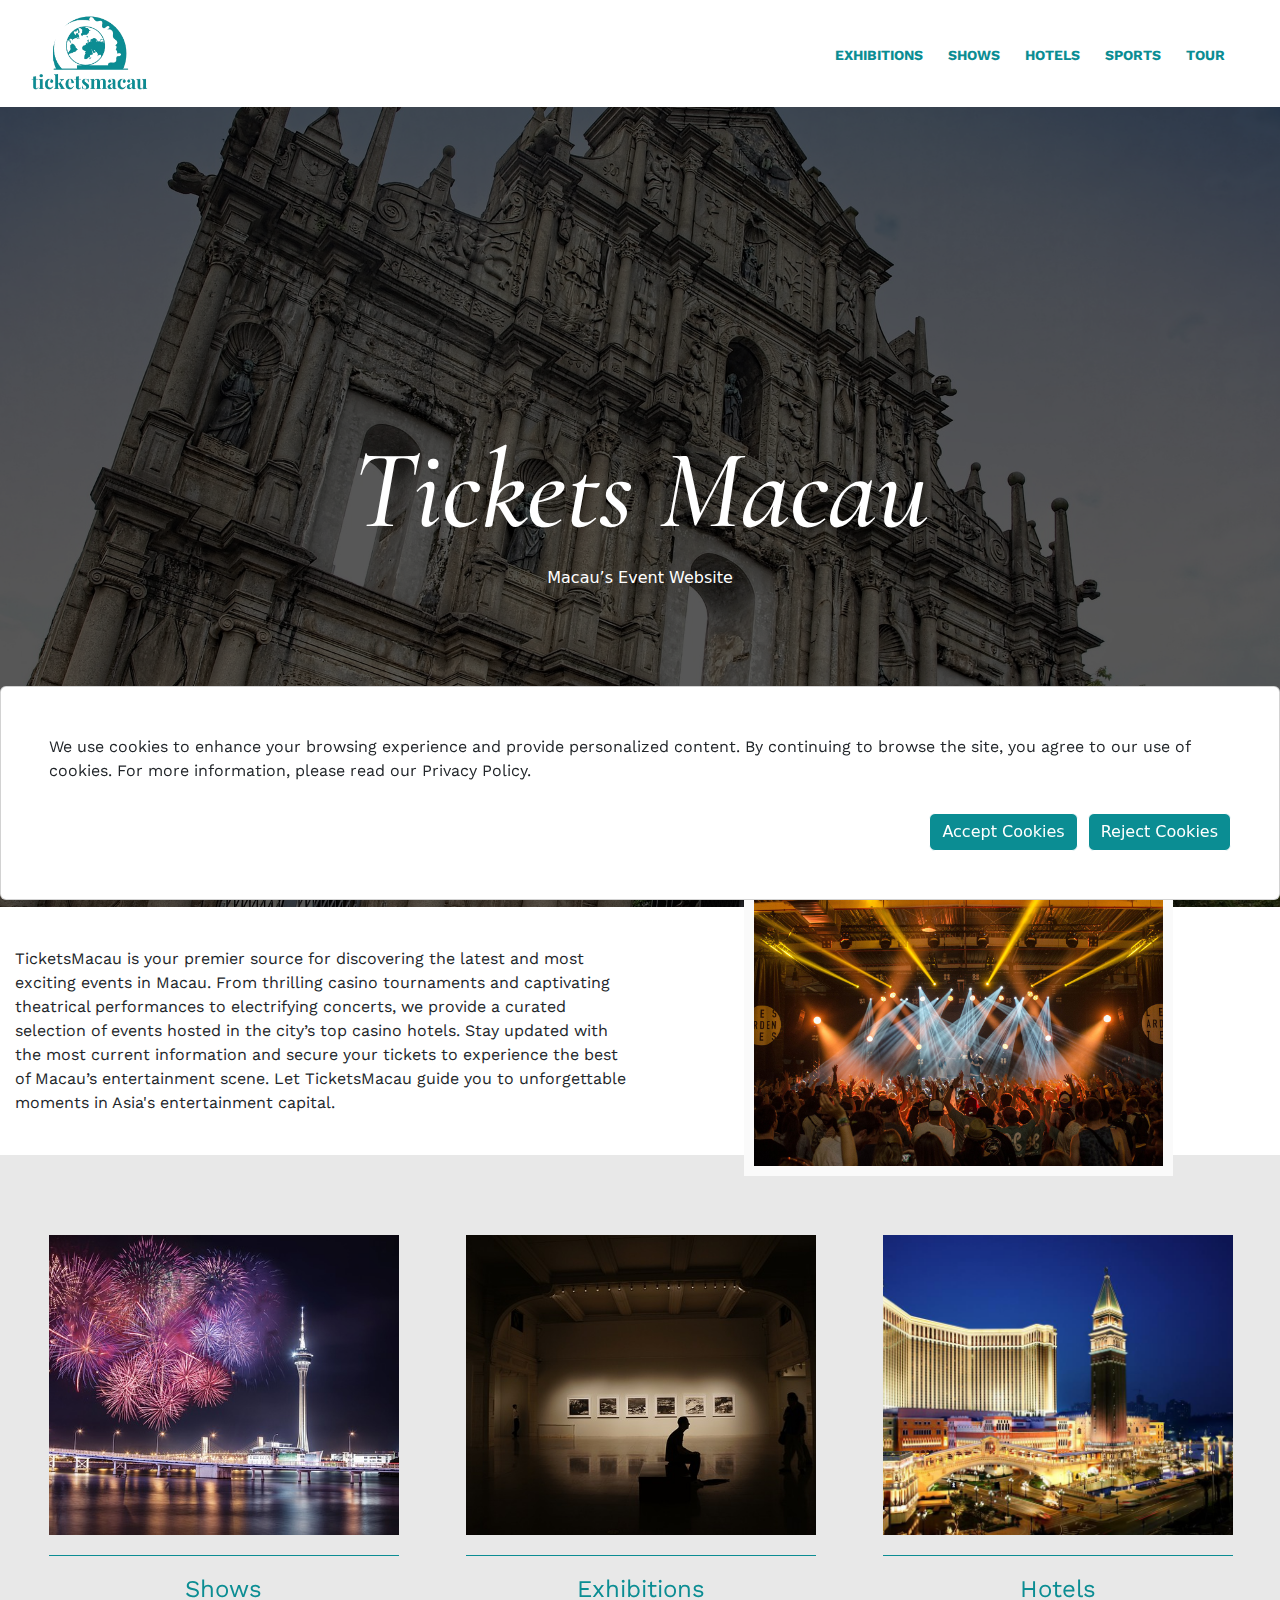
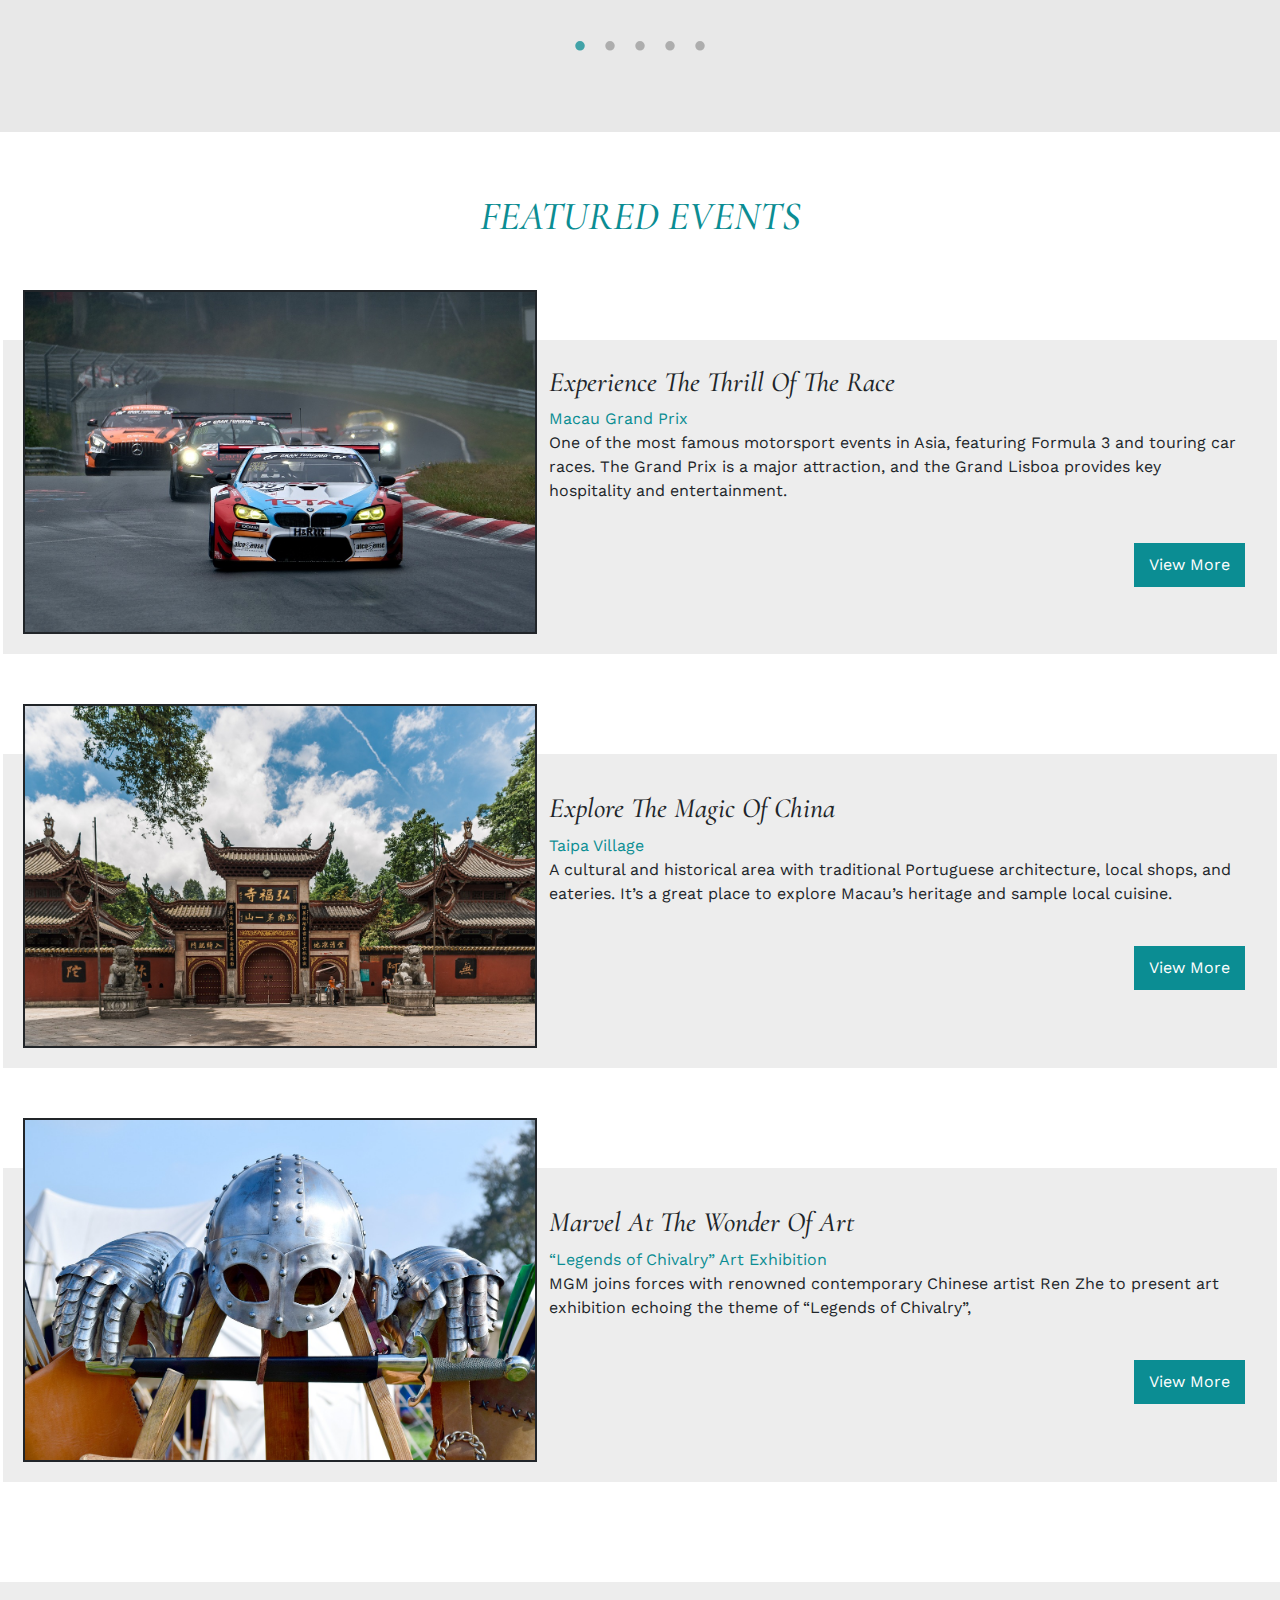
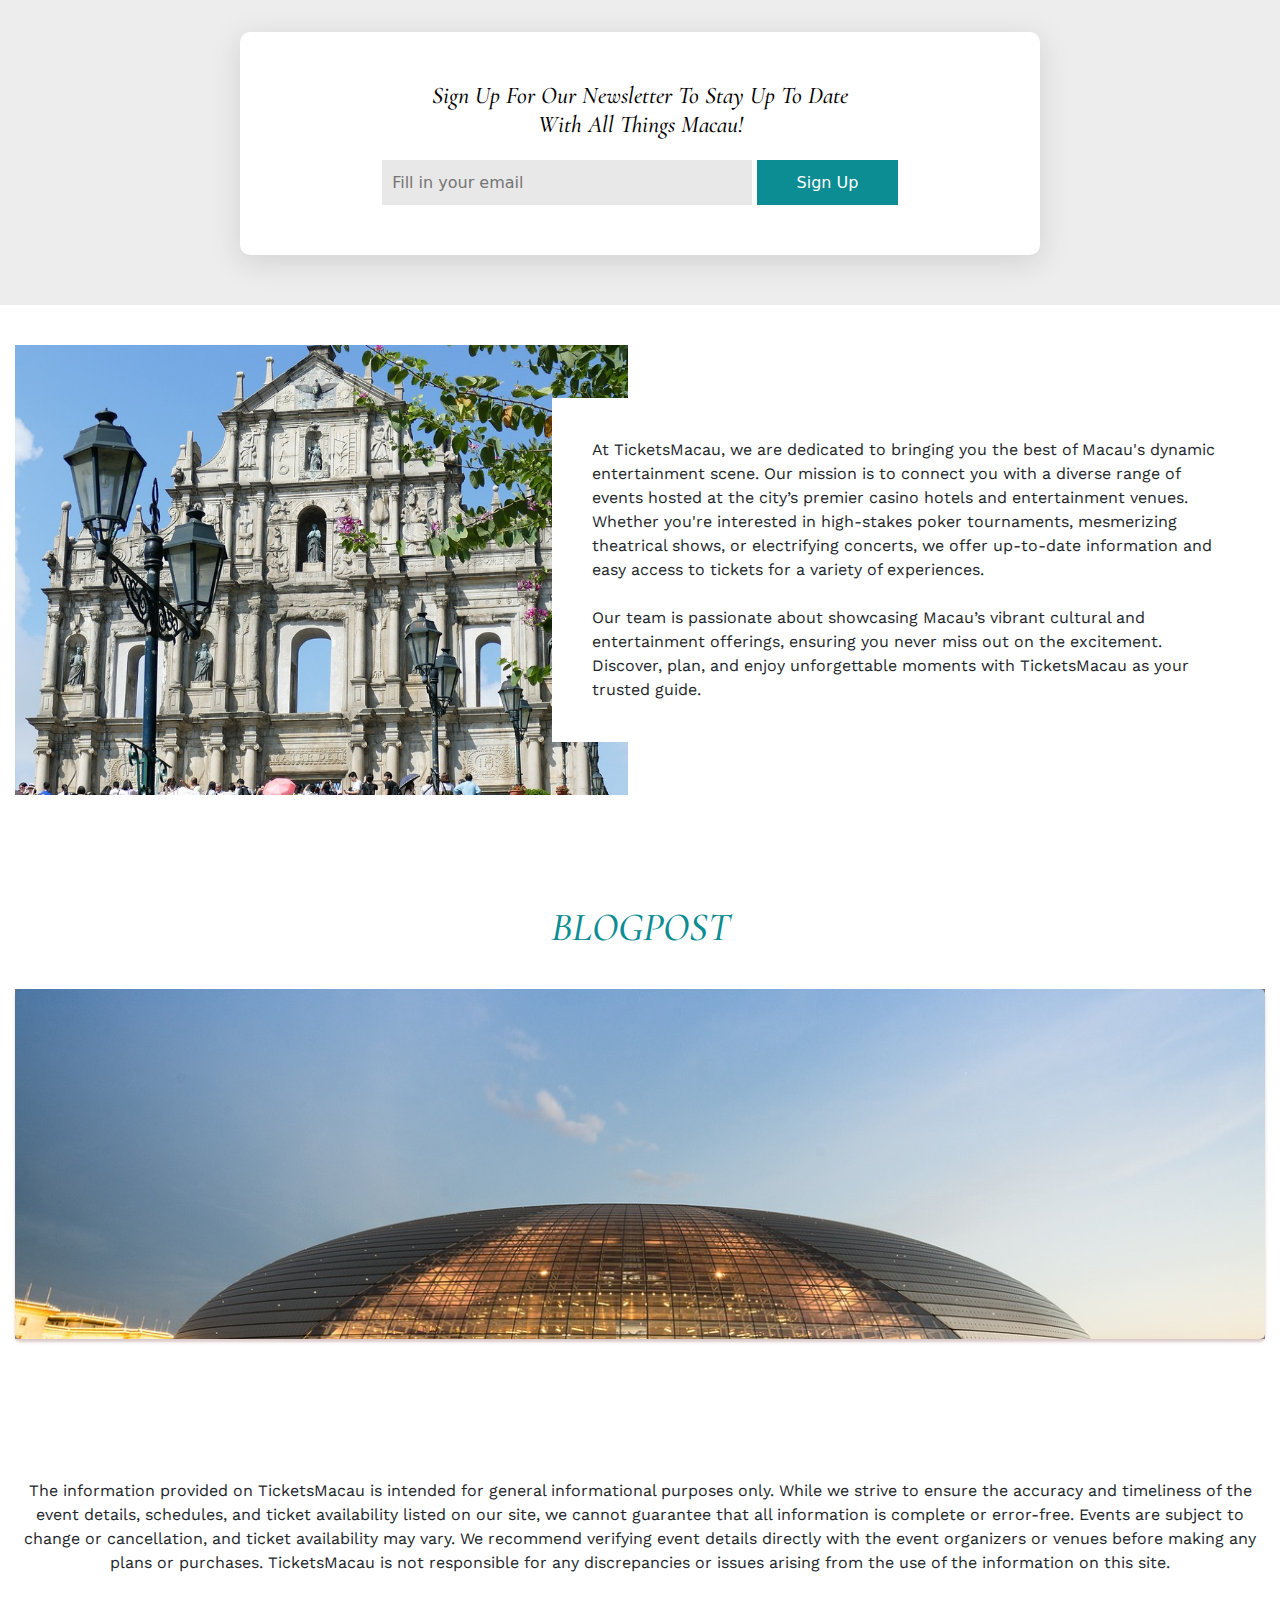
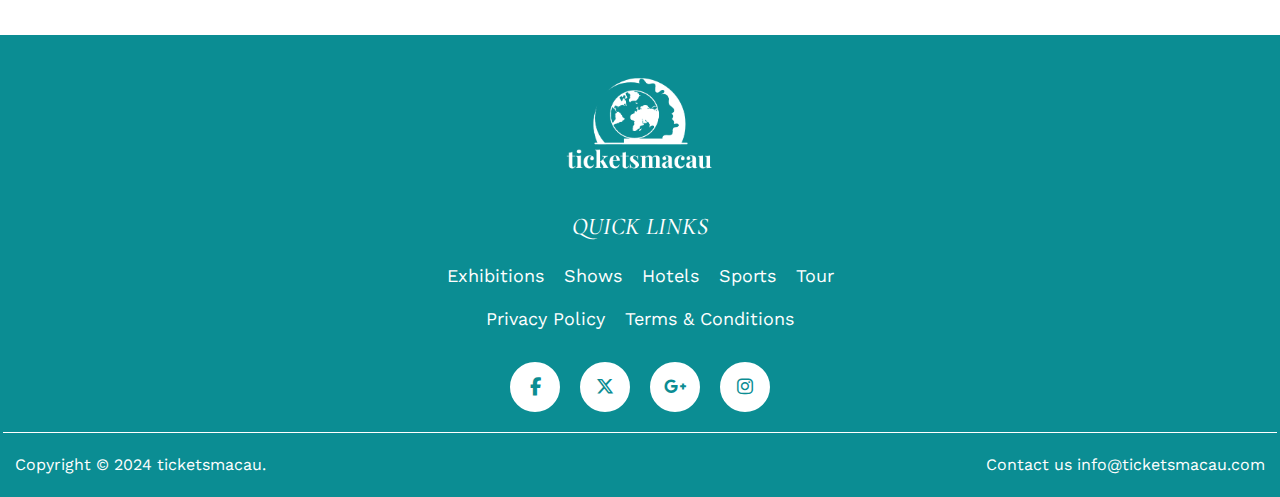
<file: index.html>
<!DOCTYPE html>
<html lang="en">

<head>
    <meta charset="UTF-8">
    <meta name="viewport" content="width=device-width, initial-scale=1.0">
    <title>Home</title>
    <link rel="icon" type="image/x-icon" href="img/fav.png">
    <link rel="stylesheet" href="https://cdnjs.cloudflare.com/ajax/libs/font-awesome/6.5.1/css/all.min.css">
    <link rel="stylesheet" type="text/css" href="css/slick.css">
    <link rel="stylesheet" type="text/css" href="css/slick-theme.css">
    <link rel="stylesheet" href="css/bootstrap.css">
    <link rel="stylesheet" href="css/style.css">
    <link rel="stylesheet" href="css/responsive.css">

</head>

<body>
    <!-- header section start -->
    <header>
        <div class="container">
            <div class="navbar">
                <div class="logo"><a href="index.html"><img src="img/logo.png" alt="logo"></a></div>
                <div class="navlink">
                    <div class="closebutton"><i class="fa fa-times-circle" aria-hidden="true"></i></div>
                    <ul>
                        <li>
                            <a href="exhibitions.html">
                                Exhibitions</a>
                        </li>
                        <li>
                            <a href="shows.html">
                                Shows</a>
                        </li>
                        <li>
                            <a href="hotel.html">Hotels</a>
                        </li>
                        <li>
                            <a href="sport.html">Sports</a>
                        </li>
                        <li><a href="tour.html">Tour</a></li>

                    </ul>
                </div>
                <div class="open"><i class="fa fa-bars" aria-hidden="true"></i></div>
            </div>
        </div>
    </header>
    <!-- header section start -->
    <!-- banner section start -->
    <div class="home_banner">
        <div class="container">
            <div class="row">
                <div class="col-12">
                    <div class="banner_box">
                        <h1>Tickets Macau</h1>
                        <span>Macau’s Event Website</span>
                    </div>
                </div>
            </div>
        </div>
    </div>
    <!-- banner section end -->
    <!-- below section start -->
    <div class="below_banner">
        <div class="container">
            <div class="row">
                <div class="col-lg-6">
                    <div class="para_hotel">
                        <p>TicketsMacau is your premier source for discovering the latest and most exciting events in
                            Macau. From thrilling casino tournaments and captivating theatrical performances to
                            electrifying concerts, we provide a curated selection of events hosted in the city’s top
                            casino
                            hotels. Stay updated with the most current information and secure your tickets to experience
                            the best of Macau’s entertainment scene. Let TicketsMacau guide you to unforgettable
                            moments in Asia's entertainment capital.
                        </p>
                    </div>
                </div>
                <div class="col-lg-6">
                    <div class="para_hotel">
                        <img src="img/asideimg.jpg" alt="Macau">
                    </div>
                </div>
            </div>
        </div>
    </div>
    <!-- below section end -->

    <!-- associated section start -->
    <section class="products-sec">
        <div class="container">
            <!-- <div class="site-heaing">
                <h2>
                    Products
                </h2>
            </div> -->
            <div class="promotions-carousel row">
                <div class="columns large-4">
                    <div class="product-wrap">
                        <div class="product-img">
                            <a href="shows.html"><img src="img/show.jpg" alt=""></a>
                        </div>
                        <div class="product-txt">
                            <div class="product-name">
                                <a href="shows.html">
                                    Shows
                                </a>
                            </div>
                        </div>
                    </div>
                </div>
                <div class="columns large-4">
                    <div class="product-wrap">
                        <div class="product-img">
                            <a href="exhibitions.html"><img src="img/exhibition.jpg" alt=""></a>
                        </div>
                        <div class="product-txt">
                            <div class="product-name">
                                <a href="exhibitions.html">
                                    Exhibitions
                                </a>
                            </div>
                        </div>
                    </div>
                </div>
                <div class="columns large-4">
                    <div class="product-wrap">
                        <div class="product-img">
                           <a href="hotel.html"><img src="img/hotelbaneer.jpg" alt=""></a> 
                        </div>
                        <div class="product-txt">
                            <div class="product-name">
                                <a href="hotel.html">
                                    Hotels
                                </a>
                            </div>
                        </div>
                    </div>
                </div>
                <div class="columns large-4">
                    <div class="product-wrap">
                        <div class="product-img">
                            <a href="sport.html"><img src="img/sports.jpg" alt=""></a>
                        </div>
                        <div class="product-txt">
                            <div class="product-name">
                                <a href="sport.html">
                                    Sports
                                </a>
                            </div>
                        </div>
                    </div>
                </div>
                <div class="columns large-4">
                    <div class="product-wrap">
                        <div class="product-img">
                            <a href="tour.html"><img src="img/tour.jpg" alt=""></a>
                        </div>
                        <div class="product-txt">
                            <div class="product-name">
                                <a href="tour.html">
                                    Tours
                                </a>
                            </div>
                        </div>
                    </div>
                </div>
            </div>
        </div>
    </section>
    <!-- associated section end -->
    <!-- events section start -->
    <div class="events">
        <div class="container">
            <div class="event_box">
                <div class="col-12">
                    <h2>Featured Events</h2>
                </div>
                <div class="row event_inner">
                    <div class="col-lg-5 even">
                        <img src="img/carrace.jpg" alt="macau">
                    </div>
                    <div class="col-lg-7 text">
                        <h3>Experience The Thrill Of The Race</h3>
                        <a href="https://www.macau.grandprix.gov.mo/en/ticket-info" target="_blank"><span>Macau Grand
                                Prix</span></a>
                        <p>One of the most famous motorsport events in Asia, featuring Formula 3 and touring car races.
                            The Grand Prix is a major attraction, and the Grand Lisboa provides key hospitality and
                            entertainment.
                        </p>
                        <a href="https://www.macau.grandprix.gov.mo/en/ticket-info" target="_blank" class="btn_pri">View
                            More</a>
                    </div>
                </div>
                <div class="row event_inner">
                    <div class="col-lg-5 even">
                        <img src="img/temple.jpg" alt="macau">
                    </div>
                    <div class="col-lg-7 text">
                        <h3>Explore The Magic Of China</h3>
                        <a href="https://www.china-roads.com/travel/macao/village-taipa/" target="_blank"><span>Taipa
                                Village</span></a>
                        <p>A cultural and historical area
                            with traditional Portuguese
                            architecture, local shops,
                            and eateries. It’s a great
                            place to explore Macau’s
                            heritage and sample local
                            cuisine.
                        </p>
                        <a href="https://www.macau.grandprix.gov.mo/en/ticket-info" target="_blank" class="btn_pri">View
                            More</a>
                    </div>
                </div>
                <div class="row event_inner">
                    <div class="col-lg-5 even">
                        <img src="img/armor.jpg" alt="macau">
                    </div>
                    <div class="col-lg-7 text">
                        <h3>Marvel At The Wonder Of Art</h3>
                        <a href="https://www.mgm.mo/en/cotai/entertainment/Legend-of-Chivalry-MGMXRen-Zhe-Art-Exhibition"
                            target="_blank"><span>“Legends
                                of Chivalry” Art
                                Exhibition</span></a>
                        <p>MGM joins forces with
                            renowned contemporary
                            Chinese artist Ren Zhe to
                            present art exhibition
                            echoing the theme of
                            “Legends of Chivalry”,
                        </p>
                        <a href="https://www.macau.grandprix.gov.mo/en/ticket-info" target="_blank" class="btn_pri">View
                            More</a>
                    </div>
                </div>
            </div>
        </div>
    </div>
    <!-- events section end -->
    <section class="newsletter">
        <div class="container">
            <div class="newsletter-wrap">
                <div class="newsletter-heading">
                    <h4>Sign Up For Our Newsletter To Stay Up To Date With All Things Macau!</h4>
                </div>
                <div class="news-form">
                    <input type="email" placeholder="Fill in your email">
                    <button>Sign Up</button>
                </div>
            </div>
        </div>
    </section>
    <!-- about us section start -->
    <div class="detail">
        <div class="container">
            <div class="row mb-2 d-flex align-items-center">
                <div class="col-lg-6 col-md-12">
                    <div class="detail_img">
                        <img src="img/aboutus.jpg" alt="macau">
                    </div>
                </div>
                <div class="col-lg-6 col-md-12">
                    <div class="detail_box">
                        <p>At TicketsMacau, we are dedicated to bringing you the best of Macau's dynamic
                            entertainment scene. Our mission is to connect you with a diverse range of events hosted at
                            the city’s premier casino hotels and entertainment venues. Whether you're interested in
                            high-stakes poker tournaments, mesmerizing theatrical shows, or electrifying concerts, we
                            offer up-to-date information and easy access to tickets for a variety of experiences.
                        </p>
                        <br>
                        <p>Our team
                            is passionate about showcasing Macau’s vibrant cultural and entertainment offerings,
                            ensuring you never miss out on the excitement. Discover, plan, and enjoy unforgettable
                            moments with TicketsMacau as your trusted guide.
                        </p>
                    </div>
                </div>
            </div>
        </div>
    </div>
    <!-- about us section end -->
    <!-- about us section start -->
    <section class="affordable">
        <div class="container">

            <div class="row">
                <div class="col-12">
                    <h2>Blogpost</h2>
                </div>
                <div class="col-12">
                    <div class="text_wrapper blog_first">
                        <a href="event.html">
                            <h2>Macau's Iconic Landmarks: Must-See Attractions
                            </h2>
                        </a>
                        <span><a href="event.html">View
                                More</a></span>
                    </div>
                </div>

            </div>

        </div>
    </section>
    <!-- about us section end -->
    <!-- below section start -->
    <div class="below">
        <div class="container">
            <div class="row">
                <div class="col-12">
                    <p>The information provided on TicketsMacau is intended for general informational purposes only.
                        While we strive to ensure the
                        accuracy and timeliness of the event details, schedules, and ticket availability listed on our
                        site, we cannot guarantee that all
                        information is complete or error-free. Events are subject to change or cancellation, and ticket
                        availability may vary. We
                        recommend verifying event details directly with the event organizers or venues before making any
                        plans or purchases.
                        TicketsMacau is not responsible for any discrepancies or issues arising from the use of the
                        information on this site.</p>
                </div>
            </div>
        </div>
    </div>
    <!-- below section end -->
    <!--footer start-->
    <footer class="footer_section">
        <div class="container">
            <div class="row">
                <div class="col-12">
                    <div class="footer_inner">
                        <a href="index.html"><img src="img/logo.png" class="img-fluid" alt="logo"></a>
                    </div>
                </div>
                <div class="col-12">
                    <div class="footer_inner">
                        <h3>QUICK LINKS</h3>
                        <ul>
                            <li>
                                <a href="exhibitions.html">
                                    Exhibitions</a>
                            </li>
                            <li>
                                <a href="shows.html">
                                    Shows</a>
                            </li>
                            <li>
                                <a href="hotel.html">Hotels</a>
                            </li>
                            <li>
                                <a href="sport.html">Sports</a>
                            </li>
                            <li><a href="tour.html">Tour</a></li>
                        </ul>
                    </div>
                </div>
                <div class="col-12">
                    <div class="footer_inner mt-3">
                        <ul>
                            <li>
                                <a href="privacy.html">
                                    Privacy Policy</a>
                            </li>
                            <li>
                                <a href="terms.html">
                                    Terms & Conditions</a>
                            </li>
                        </ul>
                    </div>
                </div>
                <div class="col-12">
                    <div class="footer_inner footer_inners">
                        <div class="social_profile">
                            <ul>
                                <li><a href="#"><i class="fa-brands fa-facebook-f"></i></a></li>
                                <li><a href="#"><i class="fa-brands fa-x-twitter"></i></a></li>
                                <li><a href="#"><i class="fa-brands fa-google-plus-g"></i></a></li>
                                <li><a href="#"><i class="fa-brands fa-instagram"></i></a></li>

                            </ul>
                        </div>
                    </div>
                </div>
                <div class="col-12 copyright_sec">
                    <p class="copyright">Copyright © 2024 <a href="index.html">ticketsmacau</a>.</p>
                    <p>Contact us <a href="mailto:info@ticketsmacau.com">info@ticketsmacau.com</a></p>
                </div>
            </div>
        </div>
    </footer>
    <!-- footer end-->
    <!-- cookies start -->
    <div class="card cookie-alert show">
        <div class="card-body p-5">

            <p class="card-text"> We use cookies to enhance your browsing experience and provide personalized content.
                By
                continuing to browse the site, you agree to our use of cookies. For more information, please
                read our Privacy Policy.</p>
            <div class="btn-toolbar justify-content-end">
                <a href="#" class="btn btn-primary accept-cookies">Accept Cookies</a>
                <a href="#" class="btn btn-primary reject-cookies">Reject Cookies</a>
            </div>
        </div>
    </div>
    <!-- cookies end -->
    <script src="javascript/jquery.js"></script>
    <script src="javascript/slick.js"></script>
    <script src="https://maxcdn.bootstrapcdn.com/bootstrap/4.1.3/js/bootstrap.min.js"></script>
    <script src="javascript/custom.js"></script>

</body>

</html>
</file>
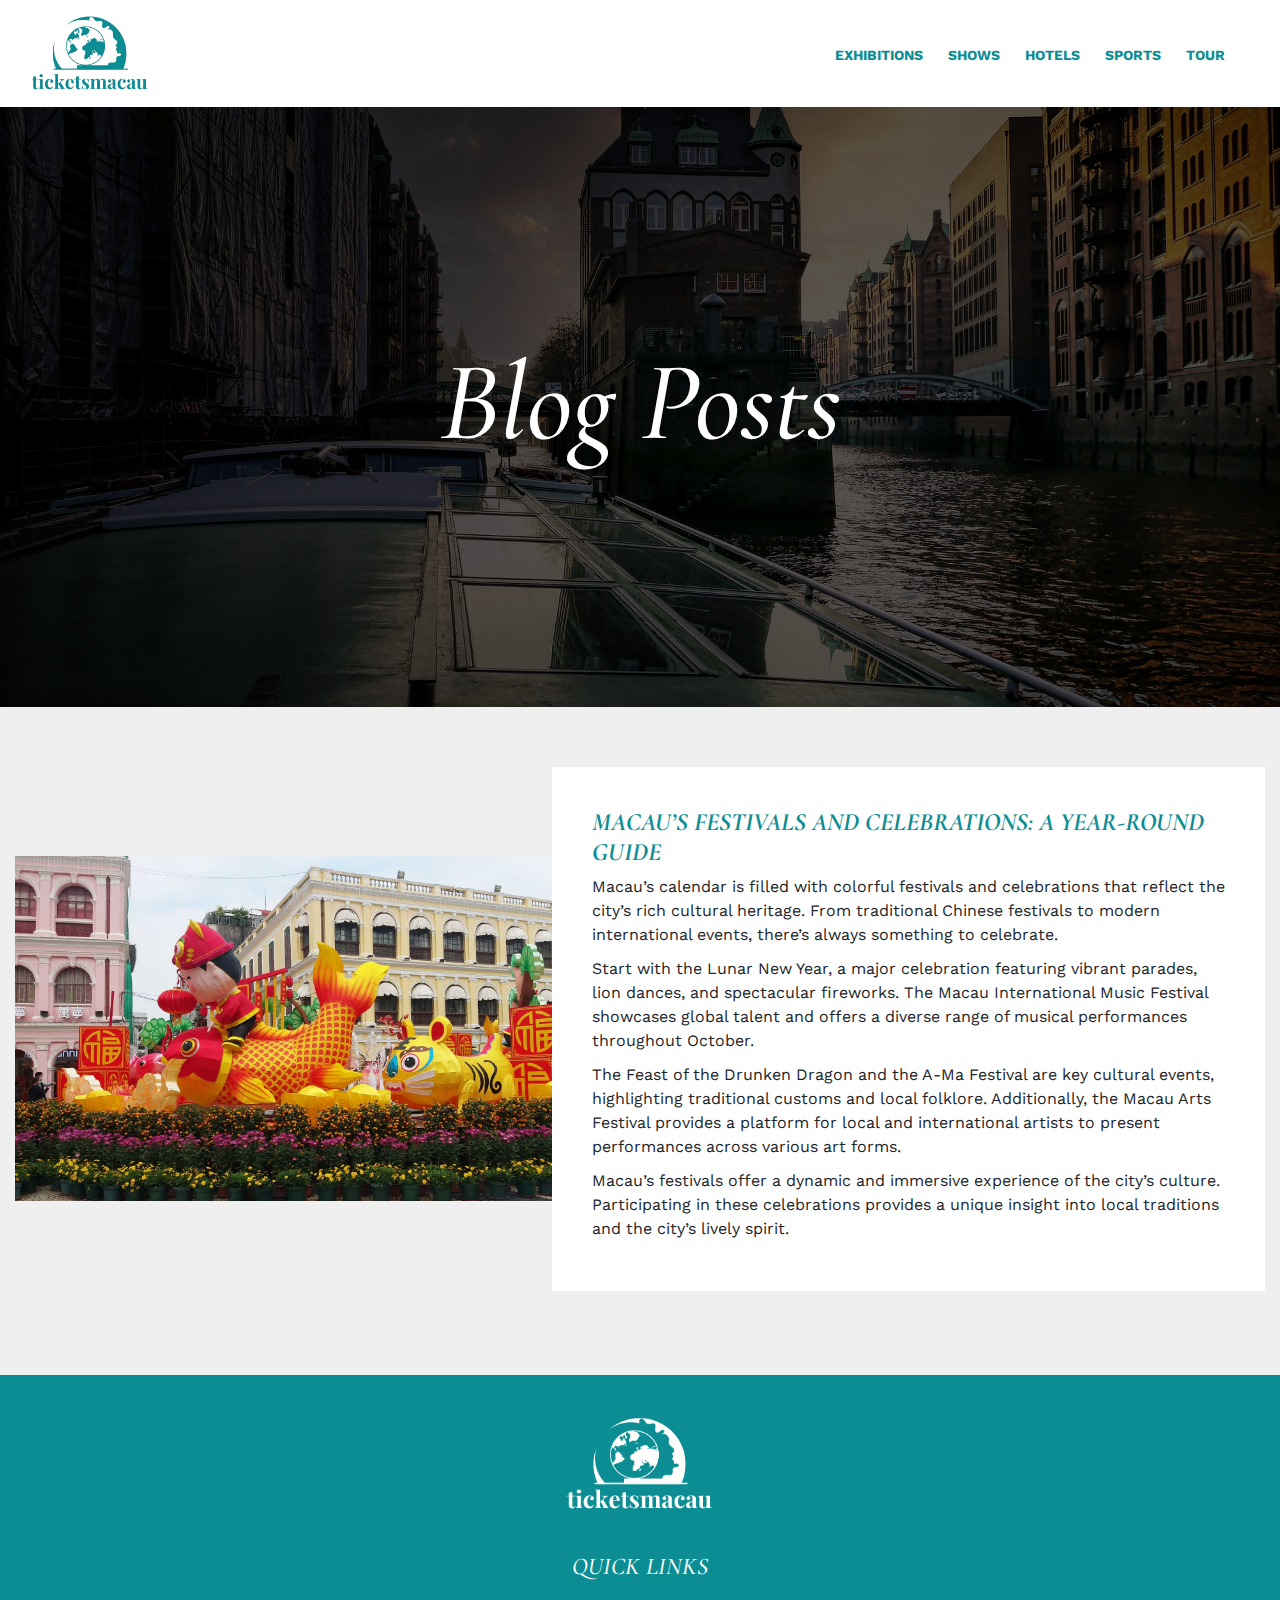
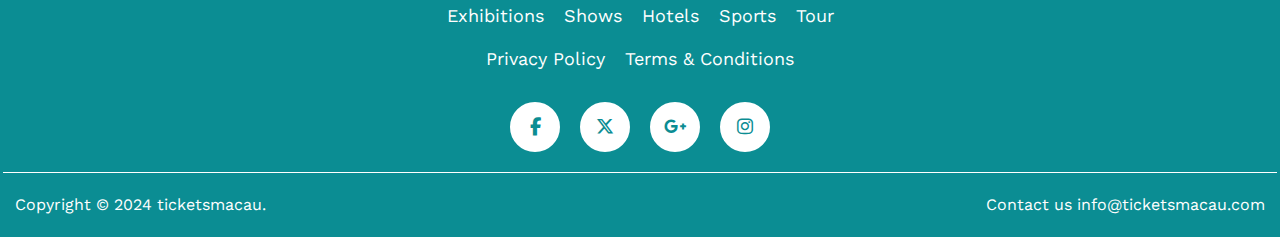
<file: blog2.html>
<!DOCTYPE html>
<html lang="en">

<head>
    <meta charset="UTF-8">
    <meta name="viewport" content="width=device-width, initial-scale=1.0">
    <title>Blog Posts</title>
    <link rel="icon" type="image/x-icon" href="img/fav.png">
    <link rel="stylesheet" href="https://cdnjs.cloudflare.com/ajax/libs/font-awesome/6.5.1/css/all.min.css">
    <link rel="stylesheet" href="css/bootstrap.css">
    <link rel="stylesheet" href="css/style.css">
    <link rel="stylesheet" href="css/responsive.css">

</head>

<body>
    <!-- header section start -->
    <header>
        <div class="container">
            <div class="navbar">
                <div class="logo"><a href="index.html"><img src="img/logo.png" alt="logo"></a></div>
                <div class="navlink">
                    <div class="closebutton"><i class="fa fa-times-circle" aria-hidden="true"></i></div>
                    <ul>
                        <li>
                            <a href="exhibitions.html">
                                Exhibitions</a>
                        </li>
                        <li>
                            <a href="shows.html">
                                Shows</a>
                        </li>
                        <li>
                            <a href="hotel.html">Hotels</a>
                        </li>
                        <li>
                            <a href="sport.html">Sports</a>
                        </li>
                        <li><a href="tour.html">Tour</a></li>
                    </ul>
                </div>
                <div class="open"><i class="fa fa-bars" aria-hidden="true"></i></div>
            </div>
        </div>
    </header>
    <!-- header section start -->
    <!-- banner section start -->
    <div class="blog_banner">
        <div class="container">
            <div class="row">
                <div class="col-12">
                    <div class="banner_box">
                        <h1>Blog Posts</h1>
                    </div>
                </div>
            </div>
        </div>
    </div>
    <!-- banner section end -->
    <!-- about us section start -->
    <div class="blog_detail">
        <div class="container">
            <div class="row mb-4 d-flex align-items-center">
                <div class="col-lg-6 col-md-12">
                    <div class="blog_img">
                        <img src="img/celebration.avif" alt="macau">
                    </div>
                </div>
                <div class="col-lg-6 col-md-12">
                    <div class="blog_box">
                        <h2>Macau’s Festivals and Celebrations: A Year-Round Guide
                        </h2>
                        <p>Macau’s calendar is filled with colorful festivals and celebrations that reflect the city’s
                            rich
                            cultural heritage. From traditional Chinese festivals to modern international events,
                            there’s
                            always something to celebrate.

                        </p>
                        <p>Start with the Lunar New Year, a major celebration featuring vibrant parades, lion dances,
                            and spectacular fireworks. The Macau International Music Festival showcases global talent
                            and offers a diverse range of musical performances throughout October.
                        </p>
                        <p>The Feast of the Drunken Dragon and the A-Ma Festival are key cultural events, highlighting
                            traditional customs and local folklore. Additionally, the Macau Arts Festival provides a
                            platform for local and international artists to present performances across various art
                            forms.
                        </p>
                        <p>Macau’s festivals offer a dynamic and immersive experience of the city’s culture.
                            Participating in these celebrations provides a unique insight into local traditions and the
                            city’s
                            lively spirit.</p>
                    </div>
                </div>
            </div>
        </div>
    </div>
    <!-- about us section end -->
    <!--footer start-->
    <footer class="footer_section">
        <div class="container">
            <div class="row">
                <div class="col-12">
                    <div class="footer_inner">
                        <a href="index.html"><img src="img/logo.png" class="img-fluid" alt="logo"></a>
                    </div>
                </div>
                <div class="col-12">
                    <div class="footer_inner">
                        <h3>QUICK LINKS</h3>
                        <ul>
                            <li>
                                <a href="exhibitions.html">
                                    Exhibitions</a>
                            </li>
                            <li>
                                <a href="shows.html">
                                    Shows</a>
                            </li>
                            <li>
                                <a href="hotel.html">Hotels</a>
                            </li>
                            <li>
                                <a href="sport.html">Sports</a>
                            </li>
                            <li><a href="tour.html">Tour</a></li>
                        </ul>
                    </div>
                </div>
                <div class="col-12">
                    <div class="footer_inner mt-3">
                        <ul>
                            <li>
                                <a href="privacy.html">
                                    Privacy Policy</a>
                            </li>
                            <li>
                                <a href="terms.html">
                                    Terms & Conditions</a>
                            </li>
                        </ul>
                    </div>
                </div>
                <div class="col-12">
                    <div class="footer_inner footer_inners">
                        <div class="social_profile">
                            <ul>
                                <li><a href="#"><i class="fa-brands fa-facebook-f"></i></a></li>
                                <li><a href="#"><i class="fa-brands fa-x-twitter"></i></a></li>
                                <li><a href="#"><i class="fa-brands fa-google-plus-g"></i></a></li>
                                <li><a href="#"><i class="fa-brands fa-instagram"></i></a></li>

                            </ul>
                        </div>
                    </div>
                </div>
                <div class="col-12 copyright_sec">
                    <p class="copyright">Copyright © 2024 <a href="index.html">ticketsmacau</a>.</p>
                    <p>Contact us <a href="mailto:info@ticketsmacau.com">info@ticketsmacau.com</a></p>
                </div>
            </div>
        </div>
    </footer>
    <!-- footer end-->
    <!-- cookies start -->
    <!-- <div class="card cookie-alert show">
        <div class="card-body p-5">

            <p class="card-text">"Pozor! 🍪 Súbory cookie používame na zlepšenie zážitku z prehliadania našej
                webovej stránky. Pokračovaním v používaní našej stránky vyjadrujete súhlas s
                používaním súborov cookie v súlade s našimi zásadami ochrany osobných údajov.
                Predvoľby súborov cookie môžete spravovať v nastaveniach prehliadača. Prajeme
                príjemné prehliadanie !"</p>
            <div class="btn-toolbar justify-content-end">
                <a href="#" class="btn btn-primary accept-cookies">súhlasiť</a>
            </div>
        </div>
    </div> -->
    <!-- cookies end -->
    <script src="https://cdnjs.cloudflare.com/ajax/libs/jquery/2.2.2/jquery.min.js"></script>
    <script src="javascript/slick.js"></script>
    <script src="https://maxcdn.bootstrapcdn.com/bootstrap/4.1.3/js/bootstrap.min.js"></script>
    <script src="javascript/custom.js"></script>
    <script>
        $(document).ready(function () {
            $(".open").click(function () {
                $("body").addClass("toggle");
            });
        });
        $(document).ready(function () {
            $(".closebutton").click(function () {
                $("body").removeClass("toggle");
            });
        });
    </script>
</body>

</html>
</file>
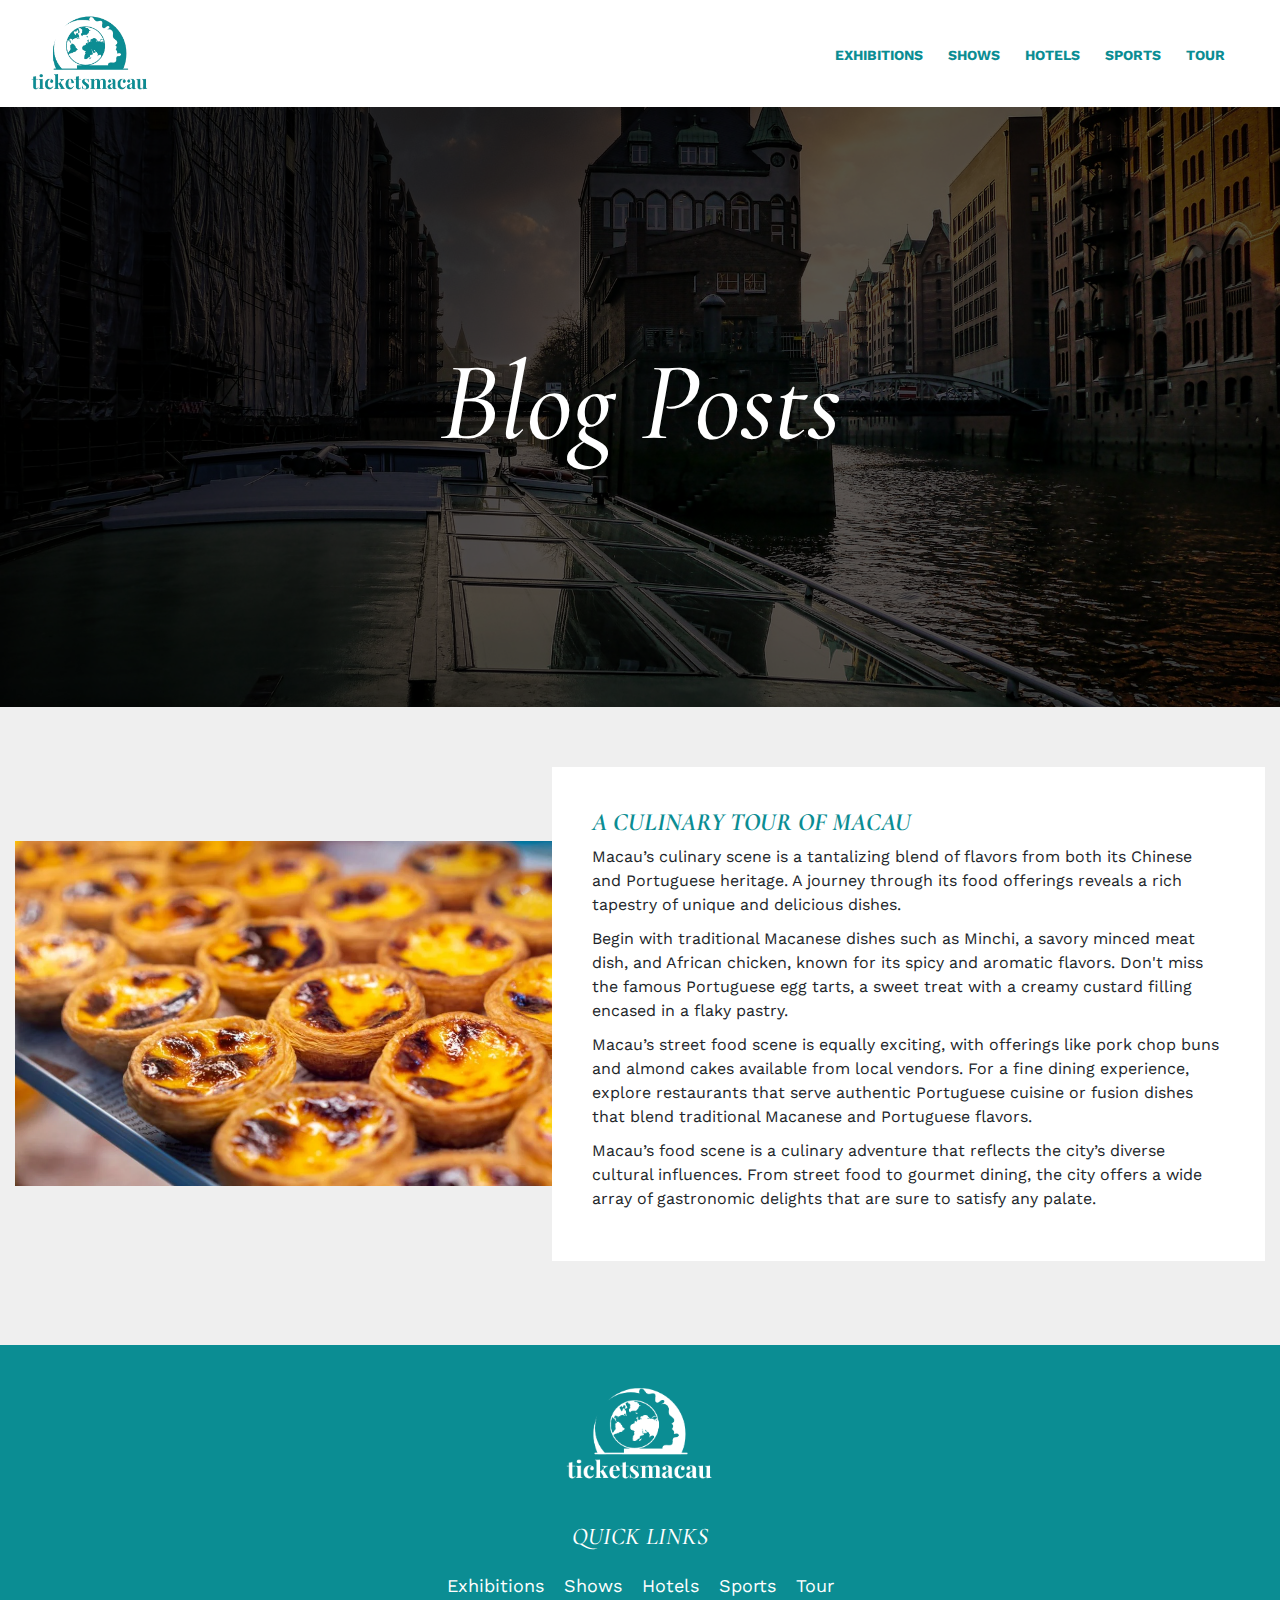
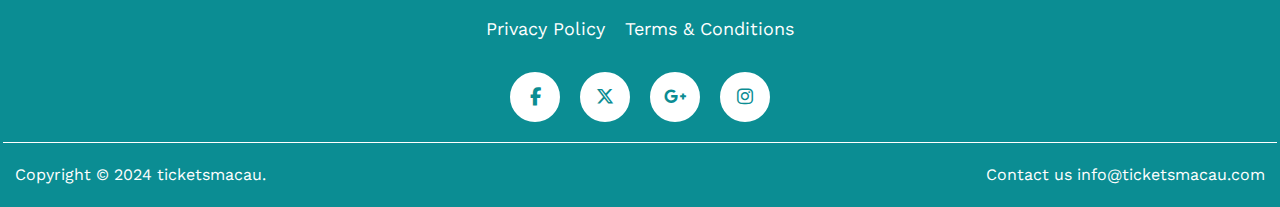
<file: blog3.html>
<!DOCTYPE html>
<html lang="en">

<head>
    <meta charset="UTF-8">
    <meta name="viewport" content="width=device-width, initial-scale=1.0">
    <title>Blog Posts</title>
    <link rel="icon" type="image/x-icon" href="img/fav.png">
    <link rel="stylesheet" href="https://cdnjs.cloudflare.com/ajax/libs/font-awesome/6.5.1/css/all.min.css">
    <link rel="stylesheet" href="css/bootstrap.css">
    <link rel="stylesheet" href="css/style.css">
    <link rel="stylesheet" href="css/responsive.css">

</head>

<body>
    <!-- header section start -->
    <header>
        <div class="container">
            <div class="navbar">
                <div class="logo"><a href="index.html"><img src="img/logo.png" alt="logo"></a></div>
                <div class="navlink">
                    <div class="closebutton"><i class="fa fa-times-circle" aria-hidden="true"></i></div>
                    <ul>
                        <li>
                            <a href="exhibitions.html">
                                Exhibitions</a>
                        </li>
                        <li>
                            <a href="shows.html">
                                Shows</a>
                        </li>
                        <li>
                            <a href="hotel.html">Hotels</a>
                        </li>
                        <li>
                            <a href="sport.html">Sports</a>
                        </li>
                        <li><a href="tour.html">Tour</a></li>
                    </ul>
                </div>
                <div class="open"><i class="fa fa-bars" aria-hidden="true"></i></div>
            </div>
        </div>
    </header>
    <!-- header section start -->
    <!-- banner section start -->
    <div class="blog_banner">
        <div class="container">
            <div class="row">
                <div class="col-12">
                    <div class="banner_box">
                        <h1>Blog Posts</h1>
                    </div>
                </div>
            </div>
        </div>
    </div>
    <!-- banner section end -->
    <!-- about us section start -->
    <div class="blog_detail">
        <div class="container">
            <div class="row mb-4 d-flex align-items-center">
                <div class="col-lg-6 col-md-12">
                    <div class="blog_img">
                        <img src="img/food.webp" alt="macau">
                    </div>
                </div>
                <div class="col-lg-6 col-md-12">
                    <div class="blog_box">
                        <h2>A Culinary Tour of Macau
                        </h2>
                        <p>Macau’s culinary scene is a tantalizing blend of flavors from both its Chinese and
                            Portuguese heritage. A journey through its food offerings reveals a rich tapestry of unique
                            and delicious dishes.</p>
                        <p>Begin with traditional Macanese dishes such as Minchi, a savory minced meat dish, and
                            African chicken, known for its spicy and aromatic flavors. Don't miss the famous Portuguese
                            egg tarts, a sweet treat with a creamy custard filling encased in a flaky pastry.
                        </p>
                        <p>Macau’s street food scene is equally exciting, with offerings like pork chop buns and almond
                            cakes available from local vendors. For a fine dining experience, explore restaurants that
                            serve authentic Portuguese cuisine or fusion dishes that blend traditional Macanese and
                            Portuguese flavors.</p>
                        <p>Macau’s food scene is a culinary adventure that reflects the city’s diverse cultural
                            influences.
                            From street food to gourmet dining, the city offers a wide array of gastronomic delights
                            that
                            are sure to satisfy any palate.</p>
                    </div>
                </div>
            </div>
        </div>
    </div>
    <!-- about us section end -->
    <!--footer start-->
    <footer class="footer_section">
        <div class="container">
            <div class="row">
                <div class="col-12">
                    <div class="footer_inner">
                        <a href="index.html"><img src="img/logo.png" class="img-fluid" alt="logo"></a>
                    </div>
                </div>
                <div class="col-12">
                    <div class="footer_inner">
                        <h3>QUICK LINKS</h3>
                        <ul>
                            <li>
                                <a href="exhibitions.html">
                                    Exhibitions</a>
                            </li>
                            <li>
                                <a href="shows.html">
                                    Shows</a>
                            </li>
                            <li>
                                <a href="hotel.html">Hotels</a>
                            </li>
                            <li>
                                <a href="sport.html">Sports</a>
                            </li>
                            <li><a href="tour.html">Tour</a></li>
                        </ul>
                    </div>
                </div>
                <div class="col-12">
                    <div class="footer_inner mt-3">
                        <ul>
                            <li>
                                <a href="privacy.html">
                                    Privacy Policy</a>
                            </li>
                            <li>
                                <a href="terms.html">
                                    Terms & Conditions</a>
                            </li>
                        </ul>
                    </div>
                </div>
                <div class="col-12">
                    <div class="footer_inner footer_inners">
                        <div class="social_profile">
                            <ul>
                                <li><a href="#"><i class="fa-brands fa-facebook-f"></i></a></li>
                                <li><a href="#"><i class="fa-brands fa-x-twitter"></i></a></li>
                                <li><a href="#"><i class="fa-brands fa-google-plus-g"></i></a></li>
                                <li><a href="#"><i class="fa-brands fa-instagram"></i></a></li>

                            </ul>
                        </div>
                    </div>
                </div>
                <div class="col-12 copyright_sec">
                    <p class="copyright">Copyright © 2024 <a href="index.html">ticketsmacau</a>.</p>
                    <p>Contact us <a href="mailto:info@ticketsmacau.com">info@ticketsmacau.com</a></p>
                </div>
            </div>
        </div>
    </footer>
    <!-- footer end-->
    <script src="https://cdnjs.cloudflare.com/ajax/libs/jquery/2.2.2/jquery.min.js"></script>
    <script src="javascript/slick.js"></script>
    <script src="https://maxcdn.bootstrapcdn.com/bootstrap/4.1.3/js/bootstrap.min.js"></script>
    <script src="javascript/custom.js"></script>
    <script>
        $(document).ready(function () {
            $(".open").click(function () {
                $("body").addClass("toggle");
            });
        });
        $(document).ready(function () {
            $(".closebutton").click(function () {
                $("body").removeClass("toggle");
            });
        });
    </script>
</body>

</html>
</file>
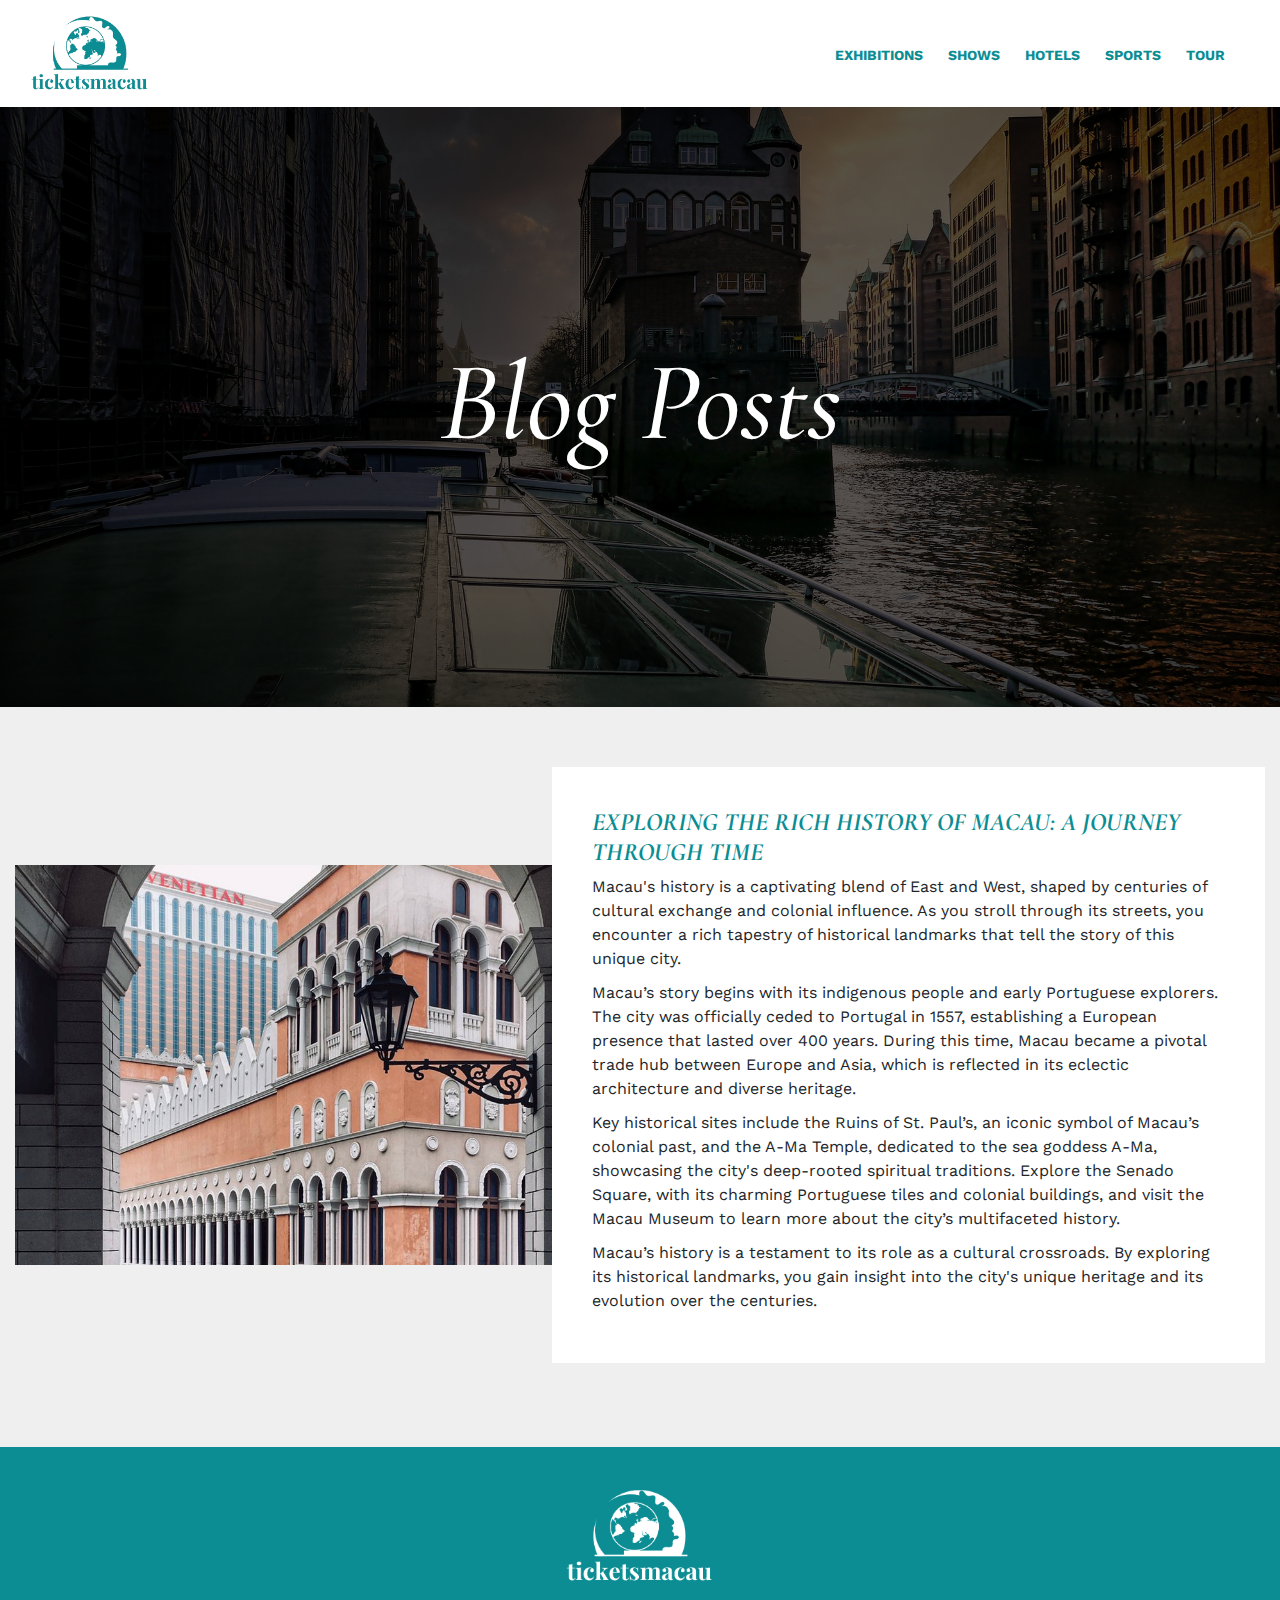
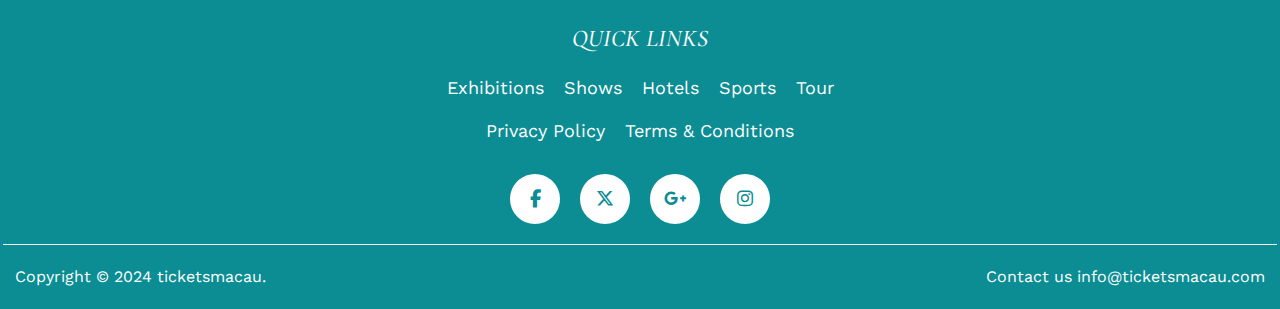
<file: blog4.html>
<!DOCTYPE html>
<html lang="en">

<head>
    <meta charset="UTF-8">
    <meta name="viewport" content="width=device-width, initial-scale=1.0">
    <title>Blog Posts</title>
    <link rel="icon" type="image/x-icon" href="img/fav.png">
    <link rel="stylesheet" href="https://cdnjs.cloudflare.com/ajax/libs/font-awesome/6.5.1/css/all.min.css">
    <link rel="stylesheet" href="css/bootstrap.css">
    <link rel="stylesheet" href="css/style.css">
    <link rel="stylesheet" href="css/responsive.css">

</head>

<body>
    <!-- header section start -->
    <header>
        <div class="container">
            <div class="navbar">
                <div class="logo"><a href="index.html"><img src="img/logo.png" alt="logo"></a></div>
                <div class="navlink">
                    <div class="closebutton"><i class="fa fa-times-circle" aria-hidden="true"></i></div>
                    <ul>
                        <li>
                            <a href="exhibitions.html">
                                Exhibitions</a>
                        </li>
                        <li>
                            <a href="shows.html">
                                Shows</a>
                        </li>
                        <li>
                            <a href="hotel.html">Hotels</a>
                        </li>
                        <li>
                            <a href="sport.html">Sports</a>
                        </li>
                        <li><a href="tour.html">Tour</a></li>
                    </ul>
                </div>
                <div class="open"><i class="fa fa-bars" aria-hidden="true"></i></div>
            </div>
        </div>
    </header>
    <!-- header section start -->
    <!-- banner section start -->
    <div class="blog_banner">
        <div class="container">
            <div class="row">
                <div class="col-12">
                    <div class="banner_box">
                        <h1>Blog Posts</h1>
                    </div>
                </div>
            </div>
        </div>
    </div>
    <!-- banner section end -->
    <!-- about us section start -->
    <div class="blog_detail">
        <div class="container">
            <div class="row mb-4 d-flex align-items-center">
                <div class="col-lg-6 col-md-12">
                    <div class="blog_img">
                        <img src="img/macauhistroy.jpg" alt="macau">
                    </div>
                </div>
                <div class="col-lg-6 col-md-12">
                    <div class="blog_box">
                        <h2>Exploring the Rich History of Macau: A Journey Through Time
                        </h2>
                        <p>Macau's history is a captivating blend of East and West, shaped by centuries of cultural
                            exchange and colonial influence. As you stroll through its streets, you encounter a rich
                            tapestry of historical landmarks that tell the story of this unique city.
                        </p>
                        <p>Macau’s story begins with its indigenous people and early Portuguese explorers. The city
                            was officially ceded to Portugal in 1557, establishing a European presence that lasted over
                            400 years. During this time, Macau became a pivotal trade hub between Europe and Asia,
                            which is reflected in its eclectic architecture and diverse heritage.

                        </p>
                        <p>Key historical sites include the Ruins of St. Paul’s, an iconic symbol of Macau’s colonial
                            past,
                            and the A-Ma Temple, dedicated to the sea goddess A-Ma, showcasing the city's
                            deep-rooted spiritual traditions. Explore the Senado Square, with its charming Portuguese
                            tiles and colonial buildings, and visit the Macau Museum to learn more about the city’s
                            multifaceted history.
                        </p>
                        <p>Macau’s history is a testament to its role as a cultural crossroads. By exploring its
                            historical
                            landmarks, you gain insight into the city's unique heritage and its evolution over the
                            centuries.</p>
                    </div>
                </div>
            </div>
        </div>
    </div>
    <!-- about us section end -->
    <!--footer start-->
    <footer class="footer_section">
        <div class="container">
            <div class="row">
                <div class="col-12">
                    <div class="footer_inner">
                        <a href="index.html"><img src="img/logo.png" class="img-fluid" alt="logo"></a>
                    </div>
                </div>
                <div class="col-12">
                    <div class="footer_inner">
                        <h3>QUICK LINKS</h3>
                        <ul>
                            <li>
                                <a href="exhibitions.html">
                                    Exhibitions</a>
                            </li>
                            <li>
                                <a href="shows.html">
                                    Shows</a>
                            </li>
                            <li>
                                <a href="hotel.html">Hotels</a>
                            </li>
                            <li>
                                <a href="sport.html">Sports</a>
                            </li>
                            <li><a href="tour.html">Tour</a></li>
                        </ul>
                    </div>
                </div>
                <div class="col-12">
                    <div class="footer_inner mt-3">
                        <ul>
                            <li>
                                <a href="privacy.html">
                                    Privacy Policy</a>
                            </li>
                            <li>
                                <a href="terms.html">
                                    Terms & Conditions</a>
                            </li>
                        </ul>
                    </div>
                </div>
                <div class="col-12">
                    <div class="footer_inner footer_inners">
                        <div class="social_profile">
                            <ul>
                                <li><a href="#"><i class="fa-brands fa-facebook-f"></i></a></li>
                                <li><a href="#"><i class="fa-brands fa-x-twitter"></i></a></li>
                                <li><a href="#"><i class="fa-brands fa-google-plus-g"></i></a></li>
                                <li><a href="#"><i class="fa-brands fa-instagram"></i></a></li>

                            </ul>
                        </div>
                    </div>
                </div>
                <div class="col-12 copyright_sec">
                    <p class="copyright">Copyright © 2024 <a href="index.html">ticketsmacau</a>.</p>
                    <p>Contact us <a href="mailto:info@ticketsmacau.com">info@ticketsmacau.com</a></p>
                </div>
            </div>
        </div>
    </footer>
    <!-- footer end-->
    <script src="https://cdnjs.cloudflare.com/ajax/libs/jquery/2.2.2/jquery.min.js"></script>
    <script src="javascript/slick.js"></script>
    <script src="https://maxcdn.bootstrapcdn.com/bootstrap/4.1.3/js/bootstrap.min.js"></script>
    <script src="javascript/custom.js"></script>
    <script>
        $(document).ready(function () {
            $(".open").click(function () {
                $("body").addClass("toggle");
            });
        });
        $(document).ready(function () {
            $(".closebutton").click(function () {
                $("body").removeClass("toggle");
            });
        });
    </script>
</body>

</html>
</file>
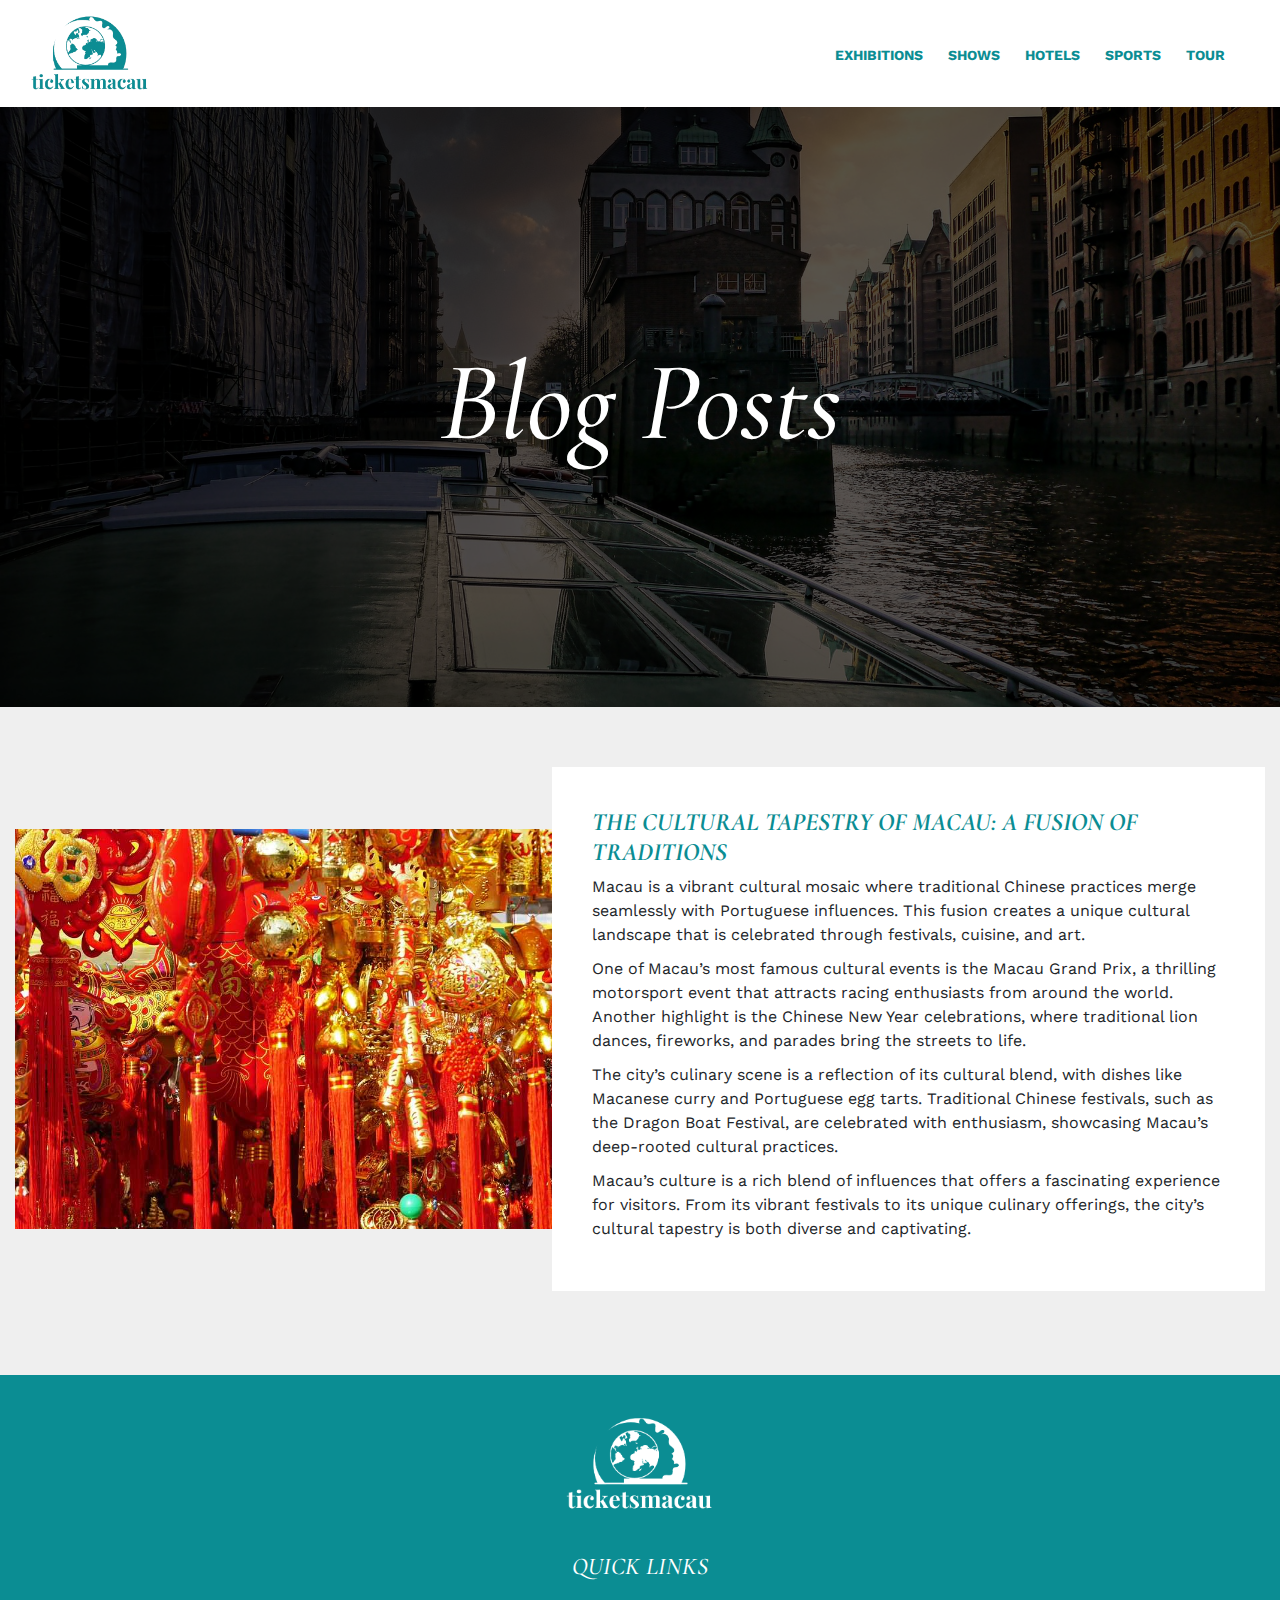
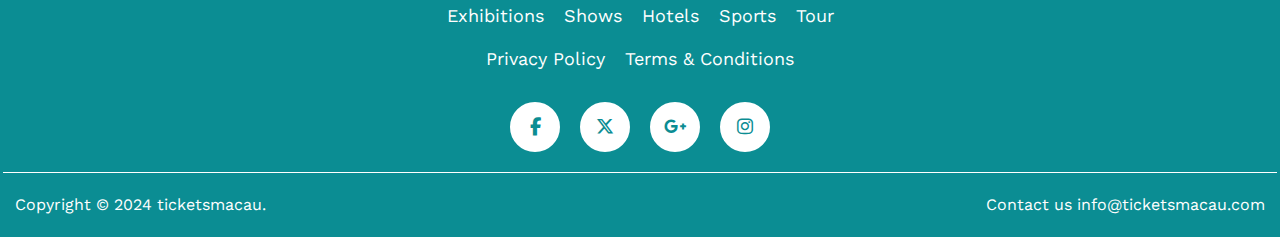
<file: blog5.html>
<!DOCTYPE html>
<html lang="en">

<head>
    <meta charset="UTF-8">
    <meta name="viewport" content="width=device-width, initial-scale=1.0">
    <title>Blog Posts</title>
    <link rel="icon" type="image/x-icon" href="img/fav.png">
    <link rel="stylesheet" href="https://cdnjs.cloudflare.com/ajax/libs/font-awesome/6.5.1/css/all.min.css">
    <link rel="stylesheet" href="css/bootstrap.css">
    <link rel="stylesheet" href="css/style.css">
    <link rel="stylesheet" href="css/responsive.css">

</head>

<body>
    <!-- header section start -->
    <header>
        <div class="container">
            <div class="navbar">
                <div class="logo"><a href="index.html"><img src="img/logo.png" alt="logo"></a></div>
                <div class="navlink">
                    <div class="closebutton"><i class="fa fa-times-circle" aria-hidden="true"></i></div>
                    <ul>
                        <li>
                            <a href="exhibitions.html">
                                Exhibitions</a>
                        </li>
                        <li>
                            <a href="shows.html">
                                Shows</a>
                        </li>
                        <li>
                            <a href="hotel.html">Hotels</a>
                        </li>
                        <li>
                            <a href="sport.html">Sports</a>
                        </li>
                        <li><a href="tour.html">Tour</a></li>
                    </ul>
                </div>
                <div class="open"><i class="fa fa-bars" aria-hidden="true"></i></div>
            </div>
        </div>
    </header>
    <!-- header section start -->
    <!-- banner section start -->
    <div class="blog_banner">
        <div class="container">
            <div class="row">
                <div class="col-12">
                    <div class="banner_box">
                        <h1>Blog Posts</h1>
                    </div>
                </div>
            </div>
        </div>
    </div>
    <!-- banner section end -->
    <!-- about us section start -->
    <div class="blog_detail">
        <div class="container">
            <div class="row mb-4 d-flex align-items-center">
                <div class="col-lg-6 col-md-12">
                    <div class="blog_img">
                        <img src="img/tradition.jpg" alt="macau">
                    </div>
                </div>
                <div class="col-lg-6 col-md-12">
                    <div class="blog_box">
                        <h2>The Cultural Tapestry of Macau: A Fusion of Traditions
                        </h2>
                        <p>Macau is a vibrant cultural mosaic where traditional Chinese practices merge seamlessly
                            with Portuguese influences. This fusion creates a unique cultural landscape that is
                            celebrated through festivals, cuisine, and art.
                        </p>
                        <p>One of Macau’s most famous cultural events is the Macau Grand Prix, a thrilling motorsport
                            event that attracts racing enthusiasts from around the world. Another highlight is the
                            Chinese
                            New Year celebrations, where traditional lion dances, fireworks, and parades bring the
                            streets to life.

                        </p>
                        <p>The city’s culinary scene is a reflection of its cultural blend, with dishes like Macanese
                            curry
                            and Portuguese egg tarts. Traditional Chinese festivals, such as the Dragon Boat Festival,
                            are celebrated with enthusiasm, showcasing Macau’s deep-rooted cultural practices.</p>
                        <p>Macau’s culture is a rich blend of influences that offers a fascinating experience for
                            visitors.
                            From its vibrant festivals to its unique culinary offerings, the city’s cultural tapestry is
                            both
                            diverse and captivating.</p>
                    </div>
                </div>
            </div>
        </div>
    </div>
    <!-- about us section end -->
    <!--footer start-->
    <footer class="footer_section">
        <div class="container">
            <div class="row">
                <div class="col-12">
                    <div class="footer_inner">
                        <a href="index.html"><img src="img/logo.png" class="img-fluid" alt="logo"></a>
                    </div>
                </div>
                <div class="col-12">
                    <div class="footer_inner">
                        <h3>QUICK LINKS</h3>
                        <ul>
                            <li>
                                <a href="exhibitions.html">
                                    Exhibitions</a>
                            </li>
                            <li>
                                <a href="shows.html">
                                    Shows</a>
                            </li>
                            <li>
                                <a href="hotel.html">Hotels</a>
                            </li>
                            <li>
                                <a href="sport.html">Sports</a>
                            </li>
                            <li><a href="tour.html">Tour</a></li>
                        </ul>
                    </div>
                </div>
                <div class="col-12">
                    <div class="footer_inner mt-3">
                        <ul>
                            <li>
                                <a href="privacy.html">
                                    Privacy Policy</a>
                            </li>
                            <li>
                                <a href="terms.html">
                                    Terms & Conditions</a>
                            </li>
                        </ul>
                    </div>
                </div>
                <div class="col-12">
                    <div class="footer_inner footer_inners">
                        <div class="social_profile">
                            <ul>
                                <li><a href="#"><i class="fa-brands fa-facebook-f"></i></a></li>
                                <li><a href="#"><i class="fa-brands fa-x-twitter"></i></a></li>
                                <li><a href="#"><i class="fa-brands fa-google-plus-g"></i></a></li>
                                <li><a href="#"><i class="fa-brands fa-instagram"></i></a></li>

                            </ul>
                        </div>
                    </div>
                </div>
                <div class="col-12 copyright_sec">
                    <p class="copyright">Copyright © 2024 <a href="index.html">ticketsmacau</a>.</p>
                    <p>Contact us <a href="mailto:info@ticketsmacau.com">info@ticketsmacau.com</a></p>
                </div>
            </div>
        </div>
    </footer>
    <!-- footer end-->
    <script src="https://cdnjs.cloudflare.com/ajax/libs/jquery/2.2.2/jquery.min.js"></script>
    <script src="javascript/slick.js"></script>
    <script src="https://maxcdn.bootstrapcdn.com/bootstrap/4.1.3/js/bootstrap.min.js"></script>
    <script src="javascript/custom.js"></script>
    <script>
        $(document).ready(function () {
            $(".open").click(function () {
                $("body").addClass("toggle");
            });
        });
        $(document).ready(function () {
            $(".closebutton").click(function () {
                $("body").removeClass("toggle");
            });
        });
    </script>
</body>

</html>
</file>
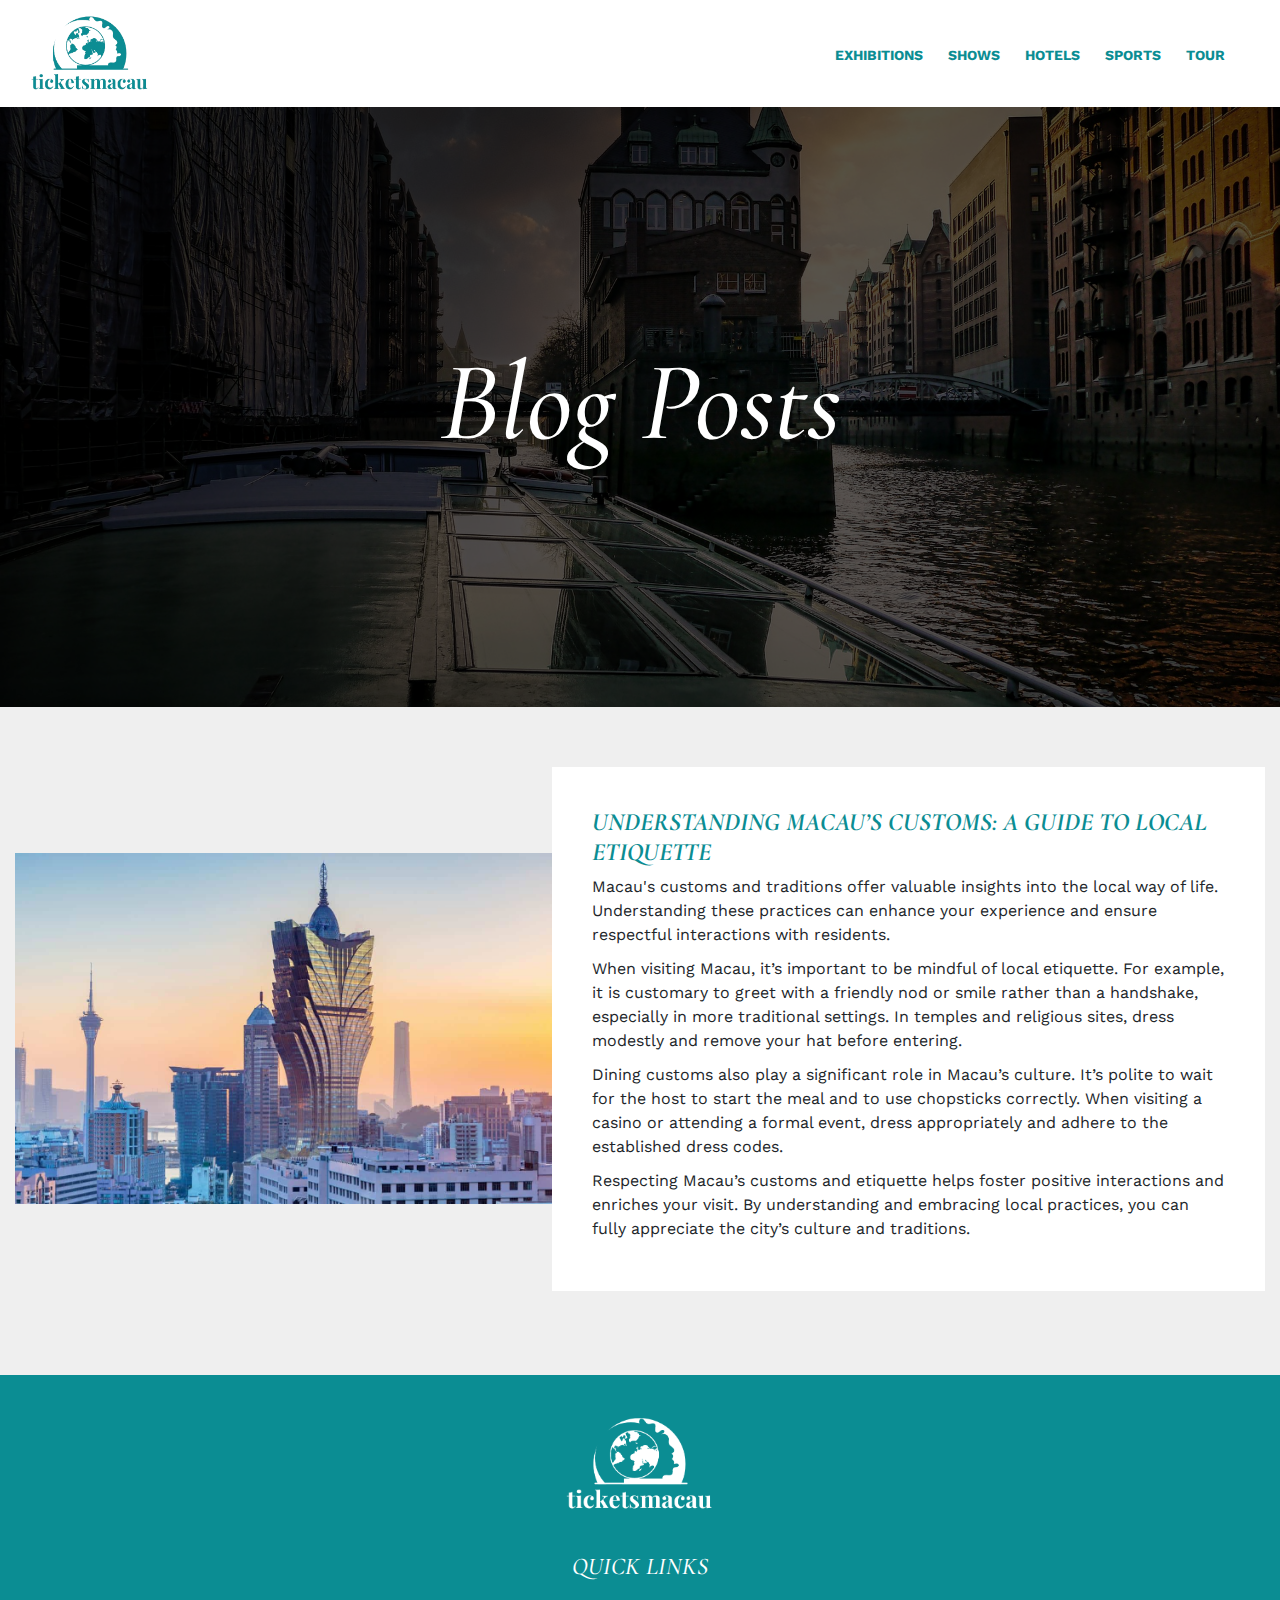
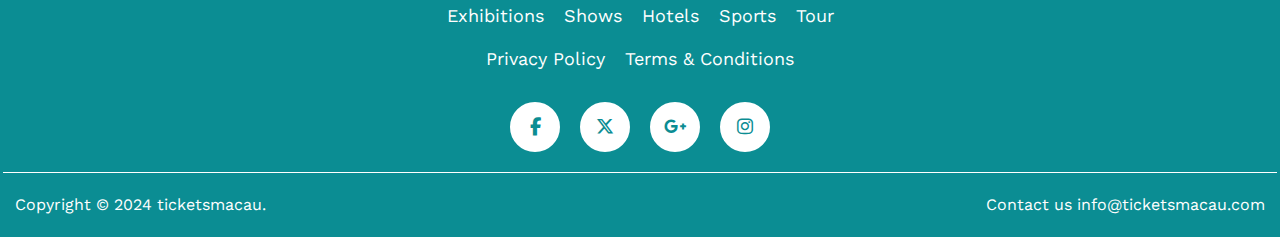
<file: blog6.html>
<!DOCTYPE html>
<html lang="en">

<head>
    <meta charset="UTF-8">
    <meta name="viewport" content="width=device-width, initial-scale=1.0">
    <title>Blog Posts</title>
    <link rel="icon" type="image/x-icon" href="img/fav.png">
    <link rel="stylesheet" href="https://cdnjs.cloudflare.com/ajax/libs/font-awesome/6.5.1/css/all.min.css">
    <link rel="stylesheet" href="css/bootstrap.css">
    <link rel="stylesheet" href="css/style.css">
    <link rel="stylesheet" href="css/responsive.css">

</head>

<body>
    <!-- header section start -->
    <header>
        <div class="container">
            <div class="navbar">
                <div class="logo"><a href="index.html"><img src="img/logo.png" alt="logo"></a></div>
                <div class="navlink">
                    <div class="closebutton"><i class="fa fa-times-circle" aria-hidden="true"></i></div>
                    <ul>
                        <li>
                            <a href="exhibitions.html">
                                Exhibitions</a>
                        </li>
                        <li>
                            <a href="shows.html">
                                Shows</a>
                        </li>
                        <li>
                            <a href="hotel.html">Hotels</a>
                        </li>
                        <li>
                            <a href="sport.html">Sports</a>
                        </li>
                        <li><a href="tour.html">Tour</a></li>
                    </ul>
                </div>
                <div class="open"><i class="fa fa-bars" aria-hidden="true"></i></div>
            </div>
        </div>
    </header>
    <!-- header section start -->
    <!-- banner section start -->
    <div class="blog_banner">
        <div class="container">
            <div class="row">
                <div class="col-12">
                    <div class="banner_box">
                        <h1>Blog Posts</h1>
                    </div>
                </div>
            </div>
        </div>
    </div>
    <!-- banner section end -->
    <!-- about us section start -->
    <div class="blog_detail">
        <div class="container">
            <div class="row mb-4 d-flex align-items-center">
                <div class="col-lg-6 col-md-12">
                    <div class="blog_img">
                        <img src="img/local.jpg" alt="macau">
                    </div>
                </div>
                <div class="col-lg-6 col-md-12">
                    <div class="blog_box">
                        <h2>Understanding Macau’s Customs: A Guide to Local Etiquette
                        </h2>
                        <p>Macau's customs and traditions offer valuable insights into the local way of life.
                            Understanding these practices can enhance your experience and ensure respectful
                            interactions with residents.
                        </p>
                        <p>When visiting Macau, it’s important to be mindful of local etiquette. For example, it is
                            customary to greet with a friendly nod or smile rather than a handshake, especially in more
                            traditional settings. In temples and religious sites, dress modestly and remove your hat
                            before entering.
                        </p>
                        <p>Dining customs also play a significant role in Macau’s culture. It’s polite to wait for the
                            host to
                            start the meal and to use chopsticks correctly. When visiting a casino or attending a formal
                            event, dress appropriately and adhere to the established dress codes.</p>
                        <p>Respecting Macau’s customs and etiquette helps foster positive interactions and enriches
                            your visit. By understanding and embracing local practices, you can fully appreciate the
                            city’s
                            culture and traditions.
                        </p>
                    </div>
                </div>
            </div>
        </div>
    </div>
    <!-- about us section end -->
    <!--footer start-->
    <footer class="footer_section">
        <div class="container">
            <div class="row">
                <div class="col-12">
                    <div class="footer_inner">
                        <a href="index.html"><img src="img/logo.png" class="img-fluid" alt="logo"></a>
                    </div>
                </div>
                <div class="col-12">
                    <div class="footer_inner">
                        <h3>QUICK LINKS</h3>
                        <ul>
                            <li>
                                <a href="exhibitions.html">
                                    Exhibitions</a>
                            </li>
                            <li>
                                <a href="shows.html">
                                    Shows</a>
                            </li>
                            <li>
                                <a href="hotel.html">Hotels</a>
                            </li>
                            <li>
                                <a href="sport.html">Sports</a>
                            </li>
                            <li><a href="tour.html">Tour</a></li>
                        </ul>
                    </div>
                </div>
                <div class="col-12">
                    <div class="footer_inner mt-3">
                        <ul>
                            <li>
                                <a href="privacy.html">
                                    Privacy Policy</a>
                            </li>
                            <li>
                                <a href="terms.html">
                                    Terms & Conditions</a>
                            </li>
                        </ul>
                    </div>
                </div>
                <div class="col-12">
                    <div class="footer_inner footer_inners">
                        <div class="social_profile">
                            <ul>
                                <li><a href="#"><i class="fa-brands fa-facebook-f"></i></a></li>
                                <li><a href="#"><i class="fa-brands fa-x-twitter"></i></a></li>
                                <li><a href="#"><i class="fa-brands fa-google-plus-g"></i></a></li>
                                <li><a href="#"><i class="fa-brands fa-instagram"></i></a></li>

                            </ul>
                        </div>
                    </div>
                </div>
                <div class="col-12 copyright_sec">
                    <p class="copyright">Copyright © 2024 <a href="index.html">ticketsmacau</a>.</p>
                    <p>Contact us <a href="mailto:info@ticketsmacau.com">info@ticketsmacau.com</a></p>
                </div>
            </div>
        </div>
    </footer>
    <!-- footer end-->
    <script src="https://cdnjs.cloudflare.com/ajax/libs/jquery/2.2.2/jquery.min.js"></script>
    <script src="javascript/slick.js"></script>
    <script src="https://maxcdn.bootstrapcdn.com/bootstrap/4.1.3/js/bootstrap.min.js"></script>
    <script src="javascript/custom.js"></script>
    <script>
        $(document).ready(function () {
            $(".open").click(function () {
                $("body").addClass("toggle");
            });
        });
        $(document).ready(function () {
            $(".closebutton").click(function () {
                $("body").removeClass("toggle");
            });
        });
    </script>
</body>

</html>
</file>
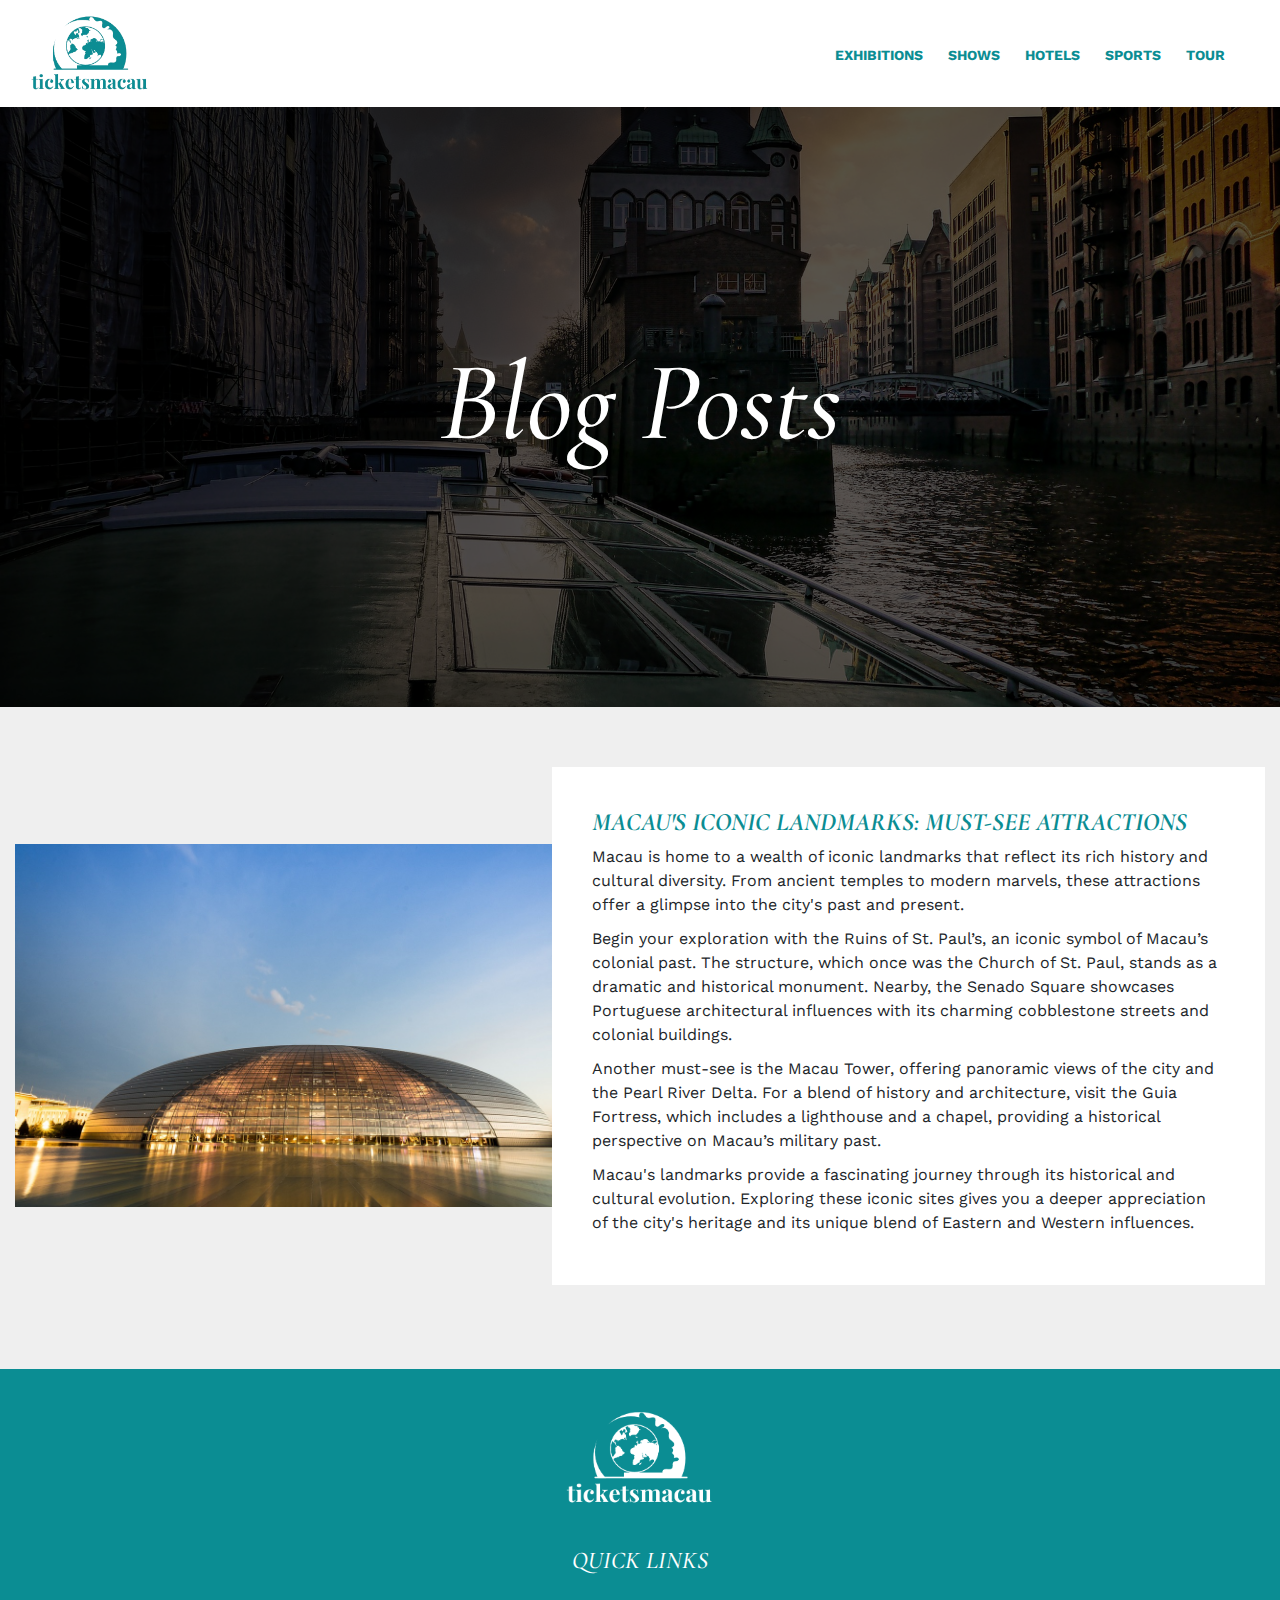
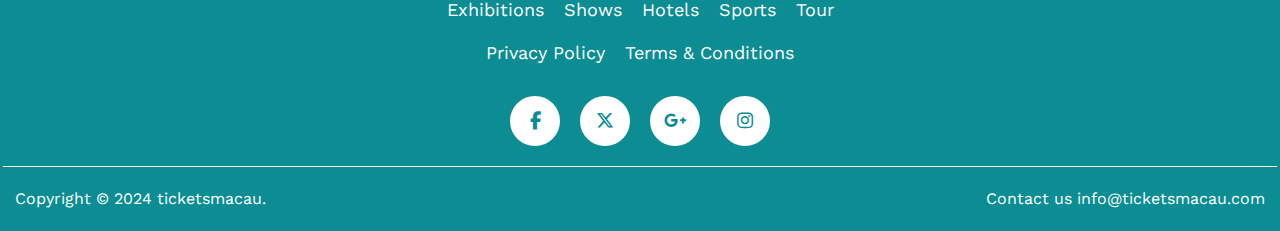
<file: event.html>
<!DOCTYPE html>
<html lang="en">

<head>
    <meta charset="UTF-8">
    <meta name="viewport" content="width=device-width, initial-scale=1.0">
    <title>Blog Posts</title>
    <link rel="icon" type="image/x-icon" href="img/fav.png">
    <link rel="stylesheet" href="https://cdnjs.cloudflare.com/ajax/libs/font-awesome/6.5.1/css/all.min.css">
    <link rel="stylesheet" href="css/bootstrap.css">
    <link rel="stylesheet" href="css/style.css">
    <link rel="stylesheet" href="css/responsive.css">

</head>

<body>
    <!-- header section start -->
    <header>
        <div class="container">
            <div class="navbar">
                <div class="logo"><a href="index.html"><img src="img/logo.png" alt="logo"></a></div>
                <div class="navlink">
                    <div class="closebutton"><i class="fa fa-times-circle" aria-hidden="true"></i></div>
                    <ul>
                        <li>
                            <a href="exhibitions.html">
                                Exhibitions</a>
                        </li>
                        <li>
                            <a href="shows.html">
                                Shows</a>
                        </li>
                        <li>
                            <a href="hotel.html">Hotels</a>
                        </li>
                        <li>
                            <a href="sport.html">Sports</a>
                        </li>
                        <li><a href="tour.html">Tour</a></li>
                    </ul>
                </div>
                <div class="open"><i class="fa fa-bars" aria-hidden="true"></i></div>
            </div>
        </div>
    </header>
    <!-- header section start -->
    <!-- banner section start -->
    <div class="blog_banner">
        <div class="container">
            <div class="row">
                <div class="col-12">
                    <div class="banner_box">
                        <h1>Blog Posts</h1>
                    </div>
                </div>
            </div>
        </div>
    </div>
    <!-- banner section end -->
    <!-- about us section start -->
    <div class="blog_detail">
        <div class="container">
            <div class="row mb-4 d-flex align-items-center">
                <div class="col-lg-6 col-md-12">
                    <div class="blog_img">
                        <img src="img/lanmark.jpg" alt="macau">
                    </div>
                </div>
                <div class="col-lg-6 col-md-12">
                    <div class="blog_box">
                        <h2>Macau's Iconic Landmarks: Must-See Attractions
                        </h2>
                        <p>Macau is home to a wealth of iconic landmarks that reflect its rich history and cultural
                            diversity. From ancient temples to modern marvels, these attractions offer a glimpse into
                            the
                            city's past and present.
                        </p>
                        <p>Begin your exploration with the Ruins of St. Paul’s, an iconic symbol of Macau’s colonial
                            past. The structure, which once was the Church of St. Paul, stands as a dramatic and
                            historical monument. Nearby, the Senado Square showcases Portuguese architectural
                            influences with its charming cobblestone streets and colonial buildings.
                        </p>
                        <p>Another must-see is the Macau Tower, offering panoramic views of the city and the Pearl
                            River Delta. For a blend of history and architecture, visit the Guia Fortress, which
                            includes a
                            lighthouse and a chapel, providing a historical perspective on Macau’s military past.</p>
                        <p>Macau's landmarks provide a fascinating journey through its historical and cultural
                            evolution.
                            Exploring these iconic sites gives you a deeper appreciation of the city's heritage and its
                            unique blend of Eastern and Western influences.</p>
                    </div>
                </div>
            </div>
        </div>
    </div>
    <!-- about us section end -->
    <!--footer start-->
    <footer class="footer_section">
        <div class="container">
            <div class="row">
                <div class="col-12">
                    <div class="footer_inner">
                        <a href="index.html"><img src="img/logo.png" class="img-fluid" alt="logo"></a>
                    </div>
                </div>
                <div class="col-12">
                    <div class="footer_inner">
                        <h3>QUICK LINKS</h3>
                        <ul>
                            <li>
                                <a href="exhibitions.html">
                                    Exhibitions</a>
                            </li>
                            <li>
                                <a href="shows.html">
                                    Shows</a>
                            </li>
                            <li>
                                <a href="hotel.html">Hotels</a>
                            </li>
                            <li>
                                <a href="sport.html">Sports</a>
                            </li>
                            <li>
                                <a href="tour.html">Tour</a>
                            </li>
                        </ul>
                    </div>
                </div>
                <div class="col-12">
                    <div class="footer_inner mt-3">
                        <ul>
                            <li>
                                <a href="privacy.html">
                                    Privacy Policy</a>
                            </li>
                            <li>
                                <a href="terms.html">
                                    Terms & Conditions</a>
                            </li>
                        </ul>
                    </div>
                </div>
                <div class="col-12">
                    <div class="footer_inner footer_inners">
                        <div class="social_profile">
                            <ul>
                                <li><a href="#"><i class="fa-brands fa-facebook-f"></i></a></li>
                                <li><a href="#"><i class="fa-brands fa-x-twitter"></i></a></li>
                                <li><a href="#"><i class="fa-brands fa-google-plus-g"></i></a></li>
                                <li><a href="#"><i class="fa-brands fa-instagram"></i></a></li>

                            </ul>
                        </div>
                    </div>
                </div>
                <div class="col-12 copyright_sec">
                    <p class="copyright">Copyright © 2024 <a href="index.html">ticketsmacau</a>.</p>
                    <p>Contact us <a href="mailto:info@ticketsmacau.com">info@ticketsmacau.com</a></p>
                </div>
            </div>
        </div>
    </footer>
    <!-- footer end-->
    <script src="https://cdnjs.cloudflare.com/ajax/libs/jquery/2.2.2/jquery.min.js"></script>
    <script src="javascript/slick.js"></script>
    <script src="https://maxcdn.bootstrapcdn.com/bootstrap/4.1.3/js/bootstrap.min.js"></script>
    <script src="javascript/custom.js"></script>
    <script>
        $(document).ready(function () {
            $(".open").click(function () {
                $("body").addClass("toggle");
            });
        });
        $(document).ready(function () {
            $(".closebutton").click(function () {
                $("body").removeClass("toggle");
            });
        });
    </script>
</body>

</html>
</file>
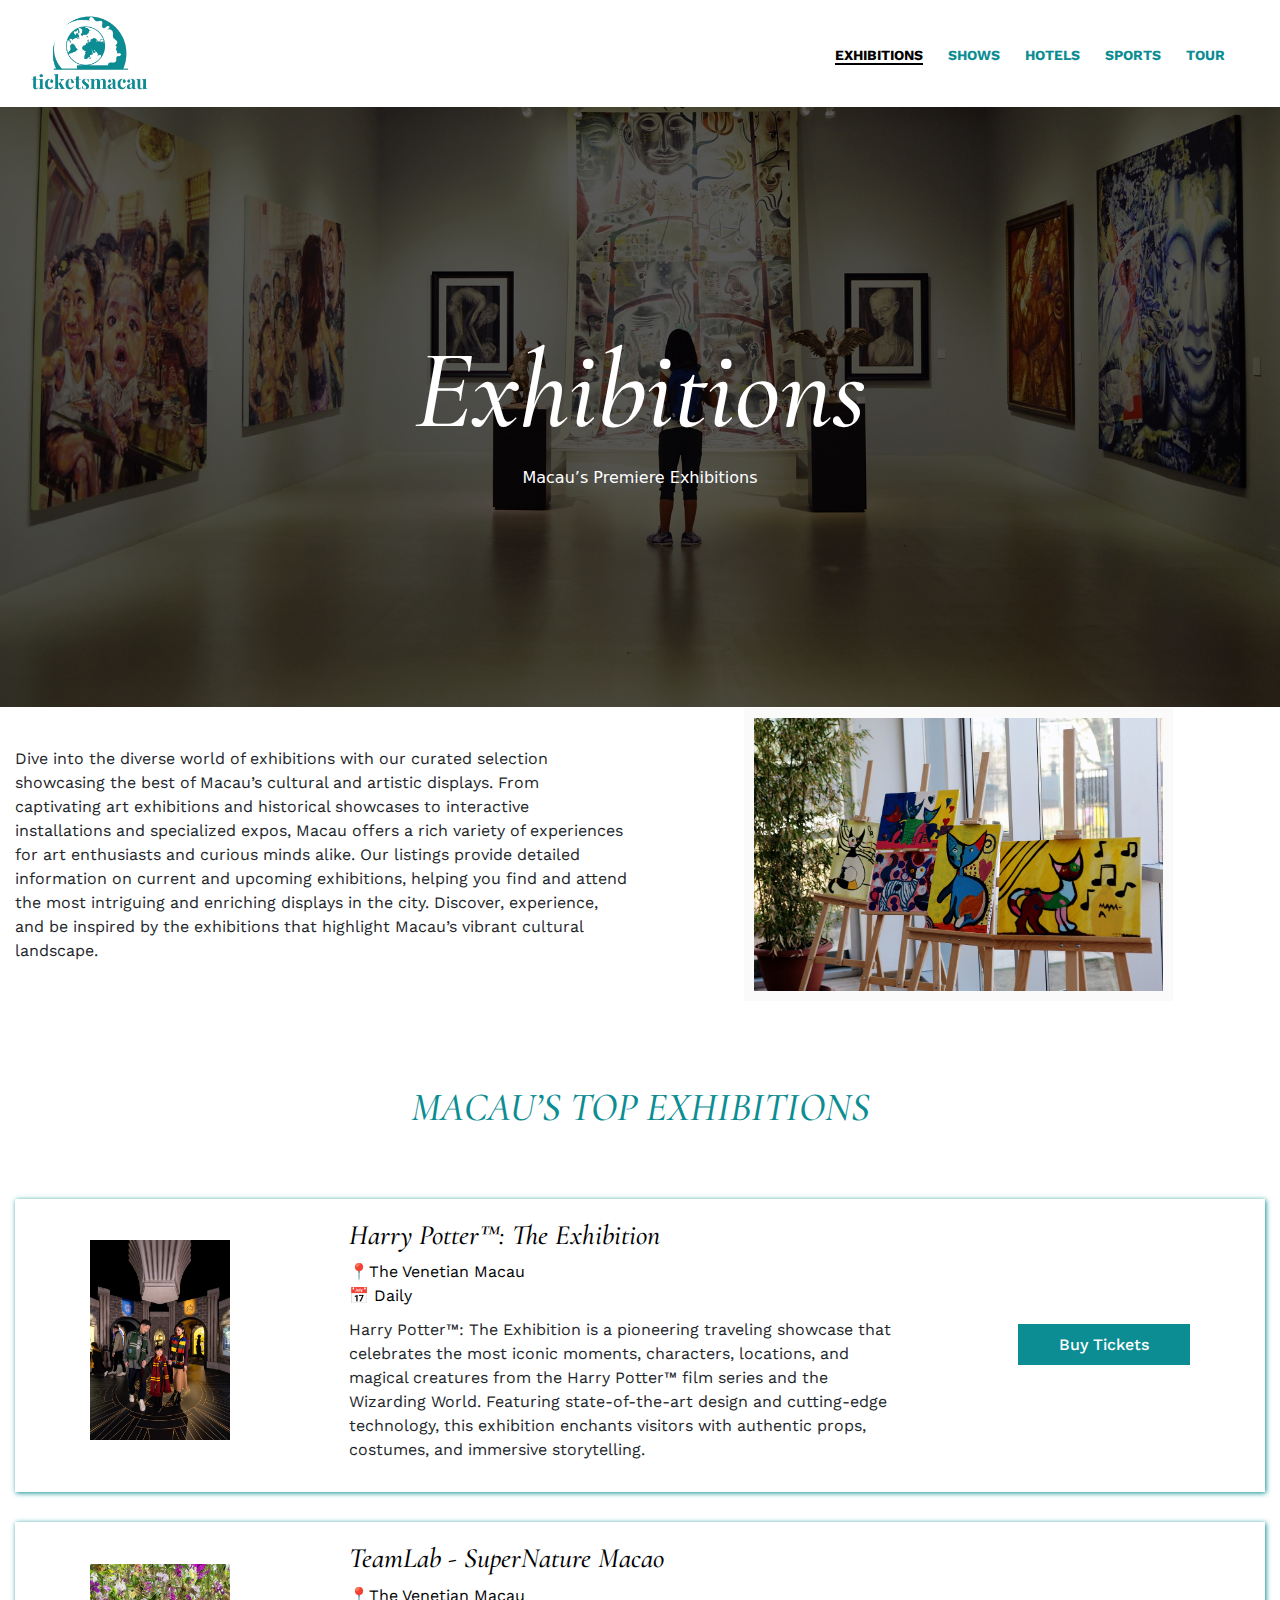
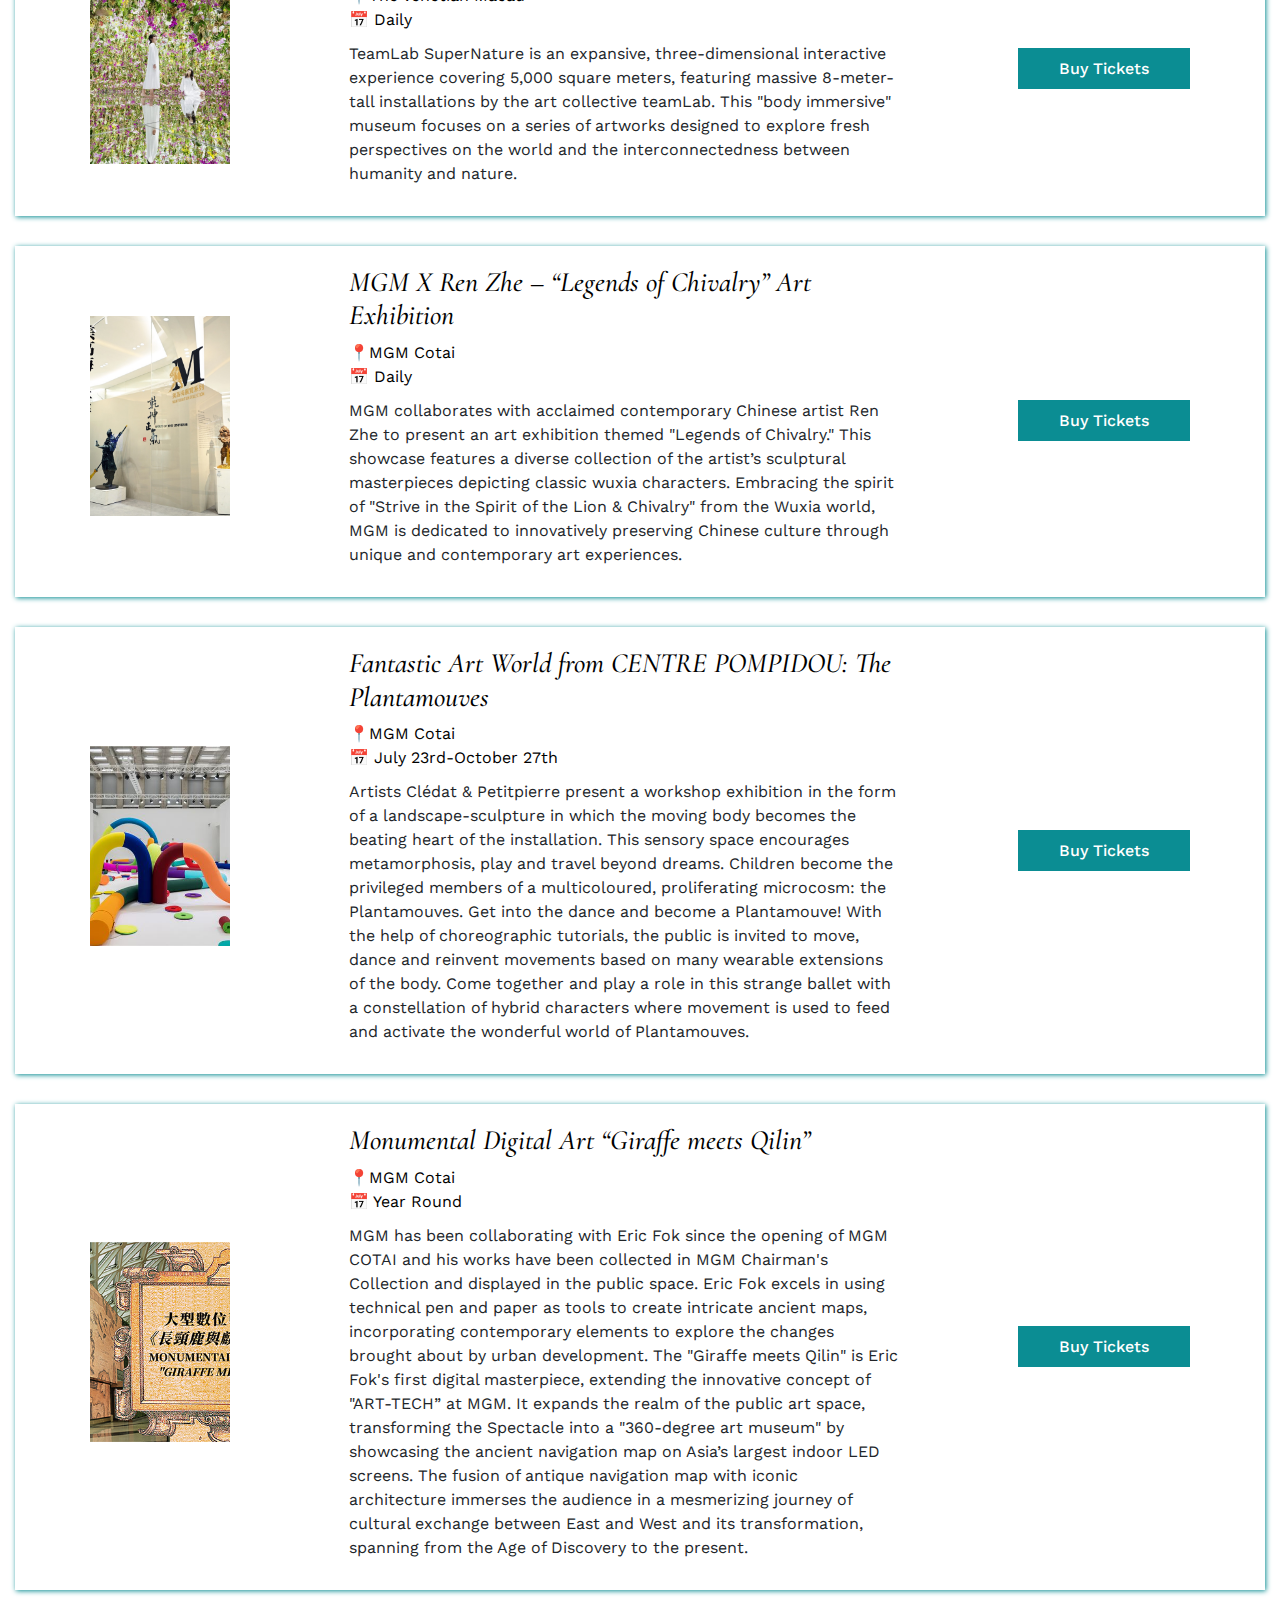
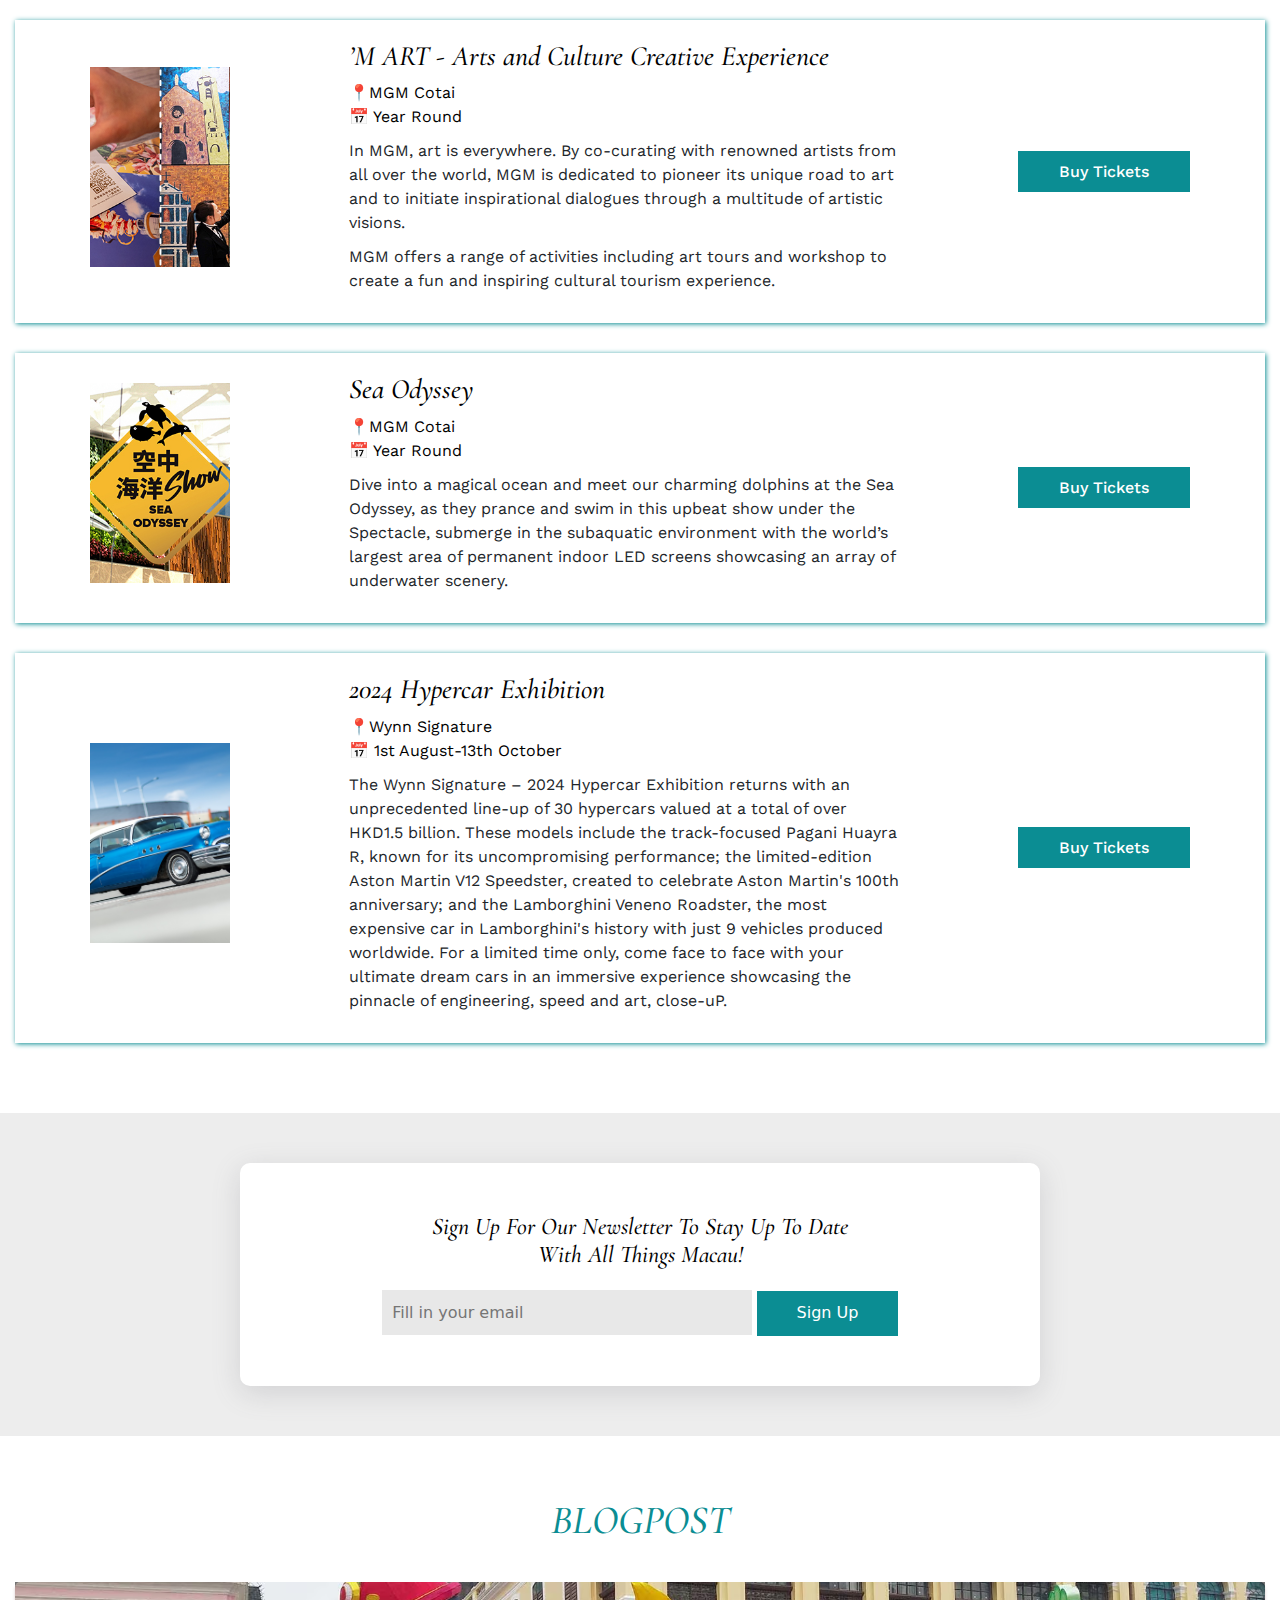
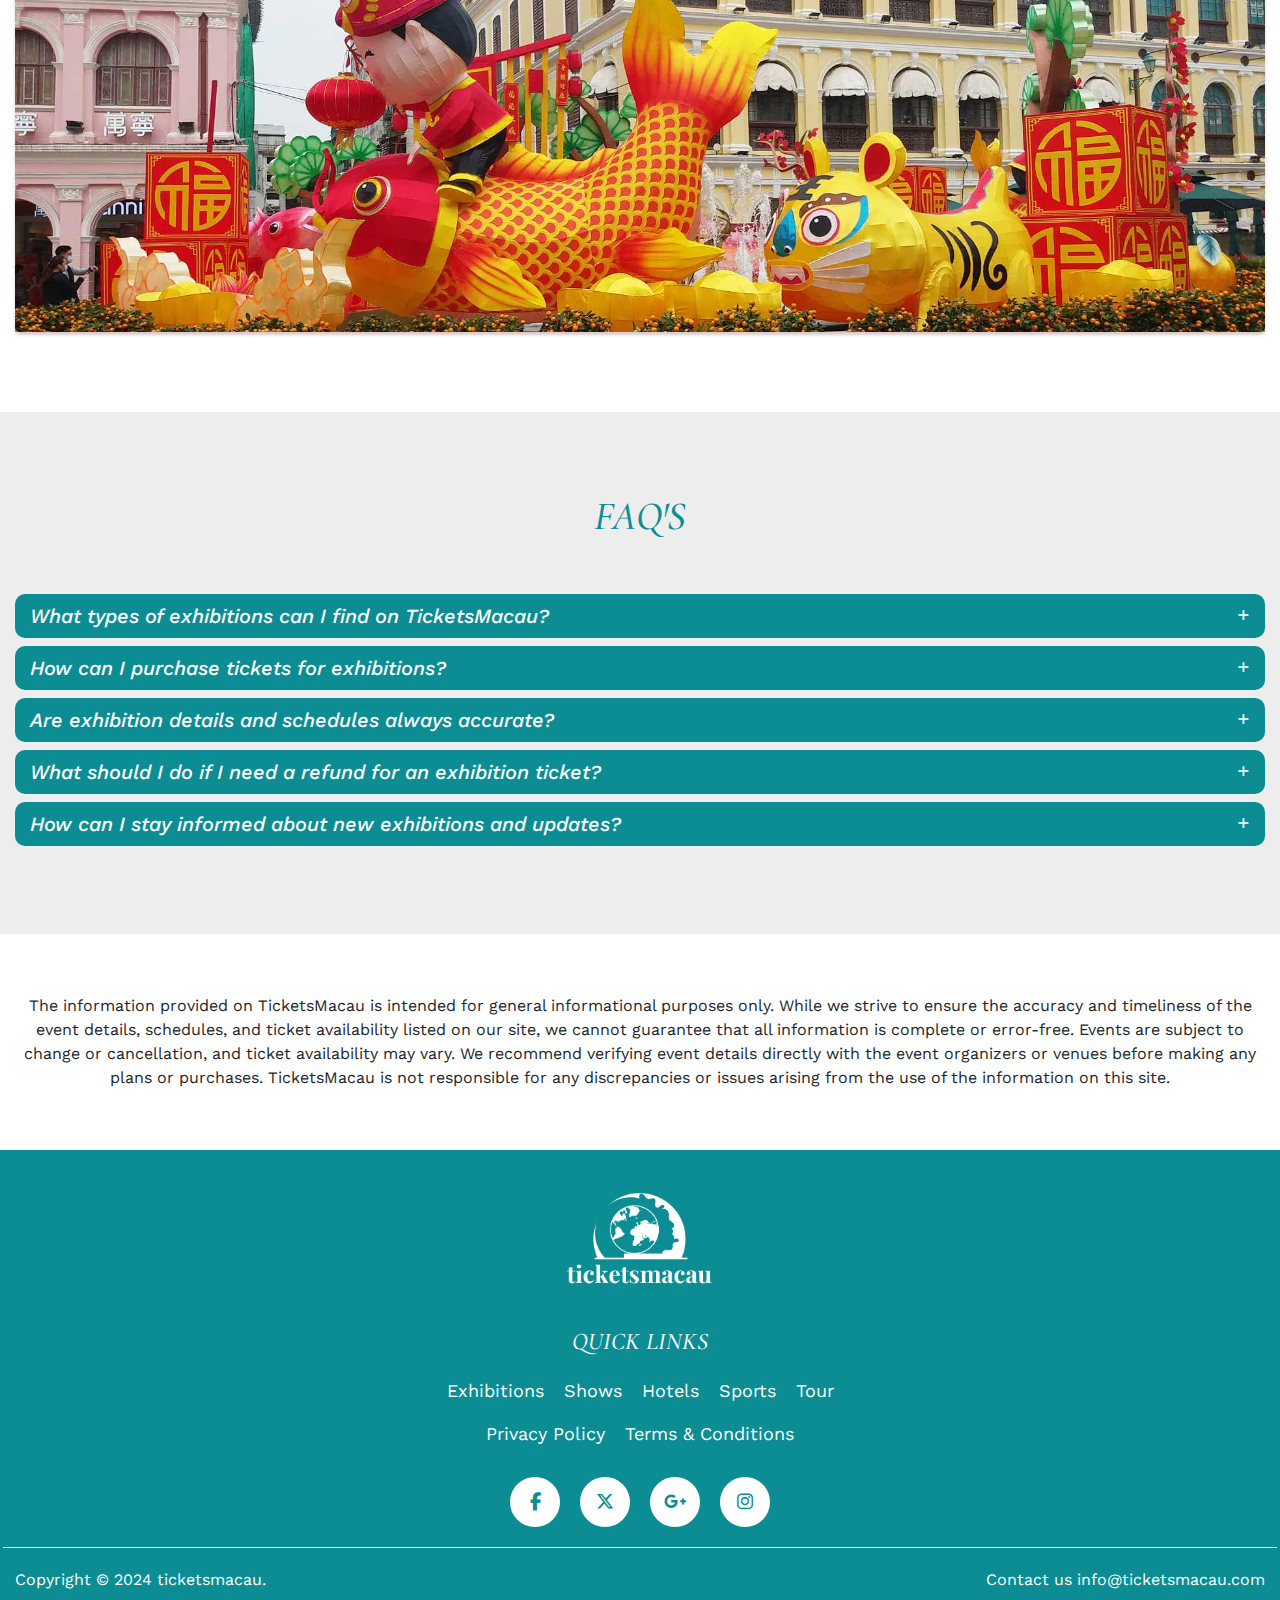
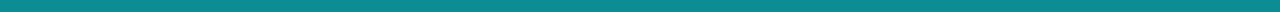
<file: exhibitions.html>
<!DOCTYPE html>
<html lang="en">

<head>
    <meta charset="UTF-8">
    <meta name="viewport" content="width=device-width, initial-scale=1.0">
    <title>Exhibitions</title>
    <link rel="icon" type="image/x-icon" href="img/fav.png">
    <link rel="stylesheet" href="https://cdnjs.cloudflare.com/ajax/libs/font-awesome/6.5.1/css/all.min.css">
    <link rel="stylesheet" href="css/bootstrap.css">
    <link rel="stylesheet" href="css/style.css">
    <link rel="stylesheet" href="css/responsive.css">

</head>

<body>
    <!-- header section start -->
    <header>
        <div class="container">
            <div class="navbar">
                <div class="logo"><a href="index.html"><img src="img/logo.png" alt="logo"></a></div>
                <div class="navlink">
                    <div class="closebutton"><i class="fa fa-times-circle" aria-hidden="true"></i></div>
                    <ul>
                        <li>
                            <a href="exhibitions.html" class="active">
                                Exhibitions</a>
                        </li>
                        <li>
                            <a href="shows.html">
                                Shows</a>
                        </li>
                        <li>
                            <a href="hotel.html">Hotels</a>
                        </li>
                        <li>
                            <a href="sport.html">Sports</a>
                        </li>
                        <li><a href="tour.html">Tour</a></li>
                    </ul>
                </div>
                <div class="open"><i class="fa fa-bars" aria-hidden="true"></i></div>
            </div>
        </div>
    </header>
    <!-- header section start -->
    <!-- banner section start -->
    <div class="exhib_banner">
        <div class="container">
            <div class="row">
                <div class="col-12">
                    <div class="banner_box">
                        <h1>Exhibitions</h1>
                        <span>Macau’s Premiere Exhibitions</span>
                    </div>
                </div>
            </div>
        </div>
    </div>
    <!-- banner section end -->
    <!-- below section start -->
    <div class="below_banner">
        <div class="container">
            <div class="row">
                <div class="col-lg-6">
                    <div class="para_hotel">
                        <p>Dive into the diverse world of exhibitions with our curated selection showcasing the best of
                            Macau’s cultural and artistic displays. From captivating art exhibitions and historical
                            showcases to interactive installations and specialized expos, Macau offers a rich variety of
                            experiences for art enthusiasts and curious minds alike. Our listings provide detailed
                            information on current and upcoming exhibitions, helping you find and attend the most
                            intriguing and enriching displays in the city. Discover, experience, and be inspired by the
                            exhibitions that highlight Macau’s vibrant cultural landscape.</p>
                    </div>
                </div>
                <div class="col-lg-6">
                    <div class="para_hotel">
                        <img src="img/creative.jpg" alt="Macau">
                    </div>
                </div>
            </div>
        </div>
    </div>
    <!-- below section end -->

    <div class="thessa_detail">
        <div class="container">
            <div class="row">
                <div class="col-12">
                    <h2>Macau’s Top Exhibitions</h2>
                </div>
                <div class="col-12">
                    <div class="thessa-inner">
                        <div class="img_transition"><img src="img/harry.jpg" alt="macau"></div>
                        <div class="together"> <a
                                href="https://www.londonermacao.com/macau-events-shows/harry-potter-exhibition.html?_ga=2.61142892.1132260017.1723028193-993384100.1723028193"
                                target="_blank">
                                <h3>Harry Potter™: The Exhibition
                                </h3>
                                <span>📍The Venetian Macau</span>
                                <p>📅 Daily</p>
                            </a>
                            <p>Harry Potter™: The Exhibition is a pioneering traveling showcase that celebrates the most
                                iconic
                                moments, characters, locations, and magical creatures from the Harry Potter™ film series
                                and
                                the Wizarding World. Featuring state-of-the-art design and cutting-edge technology, this
                                exhibition enchants visitors with authentic props, costumes, and immersive storytelling.
                            </p>
                        </div>
                        <div class="hotel_btn">
                            <a href="https://www.londonermacao.com/macau-events-shows/harry-potter-exhibition.html?_ga=2.61142892.1132260017.1723028193-993384100.1723028193"
                                class="button_main" target="_blank">Buy Tickets</a>
                        </div>
                    </div>
                </div>
                <div class="col-12">
                    <div class="thessa-inner">
                        <div class="img_transition"><img src="img/teamlab.jpg" alt="macau"></div>
                        <div class="together"> <a
                                href="https://en.sandsresortsmacao.com/sands-lifestyle/macau-shows/teamlab.html?_gl=1*1chmzqk*_gcl_au*NjUwMTE5ODgyLjE3MjMwMjgxOTI.*_ga*OTkzMzg0MTAwLjE3MjMwMjgxOTM.*_ga_H84668JQMV*MTcyMzAyODE5Mi4xLjEuMTcyMzAyODIxOC4zNC4wLjA.*_ga_CCKE5Z3T7T*MTcyMzAyODE5Mi4xLjEuMTcyMzAyODIxOC4zNC4wLjA.&_ga=2.52853864.1132260017.1723028193-993384100.1723028193"
                                target="_blank">
                                <h3>TeamLab - SuperNature Macao</h3>
                                <span>📍The Venetian Macau</span>
                                <p>📅 Daily</p>
                            </a>
                            <p>TeamLab SuperNature is an expansive, three-dimensional interactive experience covering
                                5,000 square meters, featuring massive 8-meter-tall installations by the art collective
                                teamLab. This "body immersive" museum focuses on a series of artworks designed to
                                explore fresh perspectives on the world and the interconnectedness between humanity and
                                nature.
                            </p>
                        </div>
                        <div class="hotel_btn">
                            <a href="https://en.sandsresortsmacao.com/sands-lifestyle/macau-shows/teamlab.html?_gl=1*1chmzqk*_gcl_au*NjUwMTE5ODgyLjE3MjMwMjgxOTI.*_ga*OTkzMzg0MTAwLjE3MjMwMjgxOTM.*_ga_H84668JQMV*MTcyMzAyODE5Mi4xLjEuMTcyMzAyODIxOC4zNC4wLjA.*_ga_CCKE5Z3T7T*MTcyMzAyODE5Mi4xLjEuMTcyMzAyODIxOC4zNC4wLjA.&_ga=2.52853864.1132260017.1723028193-993384100.1723028193"
                                class="button_main" target="_blank">Buy Tickets</a>
                        </div>
                    </div>
                </div>
                <div class="col-12">
                    <div class="thessa-inner">
                        <div class="img_transition"><img src="img/chivary.jpg" alt="macau"></div>
                        <div class="together"> <a
                                href="https://www.mgm.mo/en/cotai/entertainment/Legend-of-Chivalry-MGMXRen-Zhe-Art-Exhibition"
                                target="_blank">
                                <h3>MGM X Ren Zhe – “Legends of Chivalry” Art Exhibition</h3>
                                <span>📍MGM Cotai</span>
                                <p>📅 Daily</p>
                            </a>
                            <p>MGM collaborates with acclaimed contemporary Chinese artist Ren Zhe to present an art
                                exhibition themed "Legends of Chivalry." This showcase features a diverse collection of
                                the
                                artist’s sculptural masterpieces depicting classic wuxia characters. Embracing the
                                spirit of
                                "Strive in the Spirit of the Lion & Chivalry" from the Wuxia world, MGM is dedicated to
                                innovatively preserving Chinese culture through unique and contemporary art experiences.
                            </p>
                        </div>
                        <div class="hotel_btn">
                            <a href="https://www.mgm.mo/en/cotai/entertainment/Legend-of-Chivalry-MGMXRen-Zhe-Art-Exhibition"
                                class="button_main" target="_blank">Buy Tickets</a>
                        </div>
                    </div>
                </div>
                <div class="col-12">
                    <div class="thessa-inner">
                        <div class="img_transition"><img src="img/pompidou.jfif" alt="macau"></div>
                        <div class="together"> <a
                                href="https://www.mgm.mo/en/cotai/entertainment/Fantastic-Art-World-from-CENTRE-POMPIDOU"
                                target="_blank">
                                <h3>Fantastic Art World from CENTRE POMPIDOU: The Plantamouves
                                </h3>
                                <span>📍MGM Cotai
                                </span>
                                <p>📅 July 23rd-October 27th</p>
                            </a>
                            <p>Artists Clédat & Petitpierre present a workshop exhibition in the form of a
                                landscape-sculpture in which the moving body becomes the beating heart of the
                                installation.
                                This sensory space encourages metamorphosis, play and travel beyond dreams. Children
                                become the privileged members of a multicoloured, proliferating microcosm: the
                                Plantamouves. Get into the dance and become a Plantamouve! With the help of
                                choreographic tutorials, the public is invited to move, dance and reinvent movements
                                based
                                on many wearable extensions of the body. Come together and play a role in this strange
                                ballet with a constellation of hybrid characters where movement is used to feed and
                                activate
                                the wonderful world of Plantamouves.
                            </p>
                        </div>
                        <div class="hotel_btn">
                            <a href="https://www.mgm.mo/en/cotai/entertainment/Fantastic-Art-World-from-CENTRE-POMPIDOU"
                                class="button_main" target="_blank">Buy Tickets</a>
                        </div>
                    </div>
                </div>
                <div class="col-12">
                    <div class="thessa-inner">
                        <div class="img_transition"><img src="img/giraffe.jpg" alt="macau"></div>
                        <div class="together"> <a href="https://www.mgm.mo/en/cotai/entertainment/giraffe-meets-qilin"
                                target="_blank">
                                <h3>Monumental Digital Art “Giraffe meets Qilin”

                                </h3>
                                <span>📍MGM Cotai</span>
                                <p>📅 Year Round</p>
                            </a>
                            <p>MGM has been collaborating with Eric Fok since the opening of MGM COTAI and his works
                                have been collected in MGM Chairman's Collection and displayed in the public space. Eric
                                Fok excels in using technical pen and paper as tools to create intricate ancient maps,
                                incorporating contemporary elements to explore the changes brought about by urban
                                development. The "Giraffe meets Qilin" is Eric Fok's first digital masterpiece,
                                extending the
                                innovative concept of "ART-TECH” at MGM. It expands the realm of the public art space,
                                transforming the Spectacle into a "360-degree art museum" by showcasing the ancient
                                navigation map on Asia’s largest indoor LED screens. The fusion of antique navigation
                                map
                                with iconic architecture immerses the audience in a mesmerizing journey of cultural
                                exchange between East and West and its transformation, spanning from the Age of
                                Discovery to the present.
                            </p>
                        </div>
                        <div class="hotel_btn">
                            <a href="https://www.mgm.mo/en/cotai/entertainment/giraffe-meets-qilin" class="button_main"
                                target="_blank">Buy Tickets</a>
                        </div>
                    </div>
                </div>
                <div class="col-12">
                    <div class="thessa-inner">
                        <div class="img_transition"><img src="img/mart.jpg" alt="macau"></div>
                        <div class="together"> <a href="https://www.mgm.mo/en/cotai/entertainment/arts-and-culture"
                                target="_blank">
                                <h3>’M ART - Arts and Culture Creative Experience
                                </h3>
                                <span>📍MGM Cotai
                                </span>
                                <p>📅 Year Round</p>
                            </a>
                            <p>In MGM, art is everywhere. By co-curating with renowned artists from all over the world,
                                MGM is dedicated to pioneer its unique road to art and to initiate inspirational
                                dialogues
                                through a multitude of artistic visions.</p>
                            <p>MGM offers a range of activities including art tours and workshop to create a fun and
                                inspiring cultural tourism experience.</p>
                        </div>
                        <div class="hotel_btn">
                            <a href="https://www.mgm.mo/en/cotai/entertainment/arts-and-culture" class="button_main"
                                target="_blank">Buy
                                Tickets</a>
                        </div>
                    </div>
                </div>
                <div class="col-12">
                    <div class="thessa-inner">
                        <div class="img_transition"><img src="img/sea.jpg" alt="macau"></div>
                        <div class="together"> <a href="https://www.mgm.mo/en/cotai/entertainment/sea-odyssey"
                                target="_blank">
                                <h3>Sea Odyssey</h3>
                                <span>📍MGM Cotai
                                </span>
                                <p>📅 Year Round
                                </p>
                            </a>
                            <p>Dive into a magical ocean and meet our charming dolphins at the Sea Odyssey, as they
                                prance and swim in this upbeat show under the Spectacle, submerge in the subaquatic
                                environment with the world’s largest area of permanent indoor LED screens showcasing an
                                array of underwater scenery.

                            </p>

                        </div>
                        <div class="hotel_btn">
                            <a href="https://www.mgm.mo/en/cotai/entertainment/sea-odyssey" class="button_main"
                                target="_blank">Buy
                                Tickets</a>
                        </div>
                    </div>
                </div>
                <div class="col-12">
                    <div class="thessa-inner">
                        <div class="img_transition"><img src="img/car.jpg" alt="macau"></div>
                        <div class="together"> <a
                                href="https://www.wynnresortsmacau.com/en/wynn-signature/2024-hypercar-exhibition"
                                target="_blank">
                                <h3>2024 Hypercar Exhibition
                                </h3>
                                <span>📍Wynn Signature
                                </span>
                                <p>📅 1st August-13th October
                                </p>
                            </a>
                            <p>The Wynn Signature – 2024 Hypercar Exhibition returns with an unprecedented line-up of 30
                                hypercars valued at a total of over HKD1.5 billion. These models include the
                                track-focused
                                Pagani Huayra R, known for its uncompromising performance; the limited-edition Aston
                                Martin V12 Speedster, created to celebrate Aston Martin's 100th anniversary; and the
                                Lamborghini Veneno Roadster, the most expensive car in Lamborghini's history with just 9
                                vehicles produced worldwide. For a limited time only, come face to face with your
                                ultimate
                                dream cars in an immersive experience showcasing the pinnacle of engineering, speed and
                                art, close-uP.
                            </p>

                        </div>
                        <div class="hotel_btn">
                            <a href="https://www.wynnresortsmacau.com/en/wynn-signature/2024-hypercar-exhibition"
                                class="button_main" target="_blank">Buy
                                Tickets</a>
                        </div>
                    </div>
                </div>
            </div>
        </div>
    </div>
    <!-- events section end -->
    <section class="newsletter">
        <div class="container">
            <div class="newsletter-wrap">
                <div class="newsletter-heading">
                    <h4>Sign Up For Our Newsletter To Stay Up To Date With All Things Macau!</h4>
                </div>
                <div class="news-form">
                    <input type="email" placeholder="Fill in your email">
                    <button>Sign Up</button>
                </div>
            </div>
        </div>
    </section>
    <!-- about us section start -->
    <section class="affordable">
        <div class="container">
            <div class="row">
                <div class="col-12">
                    <h2>Blogpost</h2>
                </div>
                <div class="col-12">
                    <div class="text_wrapper blog_second">
                        <a href="blog2.html">
                            <h2>Macau’s Festivals and Celebrations: A Year-Round Guide
                            </h2>
                        </a>
                        <span><a href="blog2.html">View
                                More</a></span>
                    </div>
                </div>

            </div>

        </div>
    </section>
    <!-- about us section end -->
    <!-- accordian section start -->
    <div class="hotel_accordian">
        <div class="container">
            <div class="panel-group" id="accordion" role="tablist" aria-multiselectable="true">
                <h2 class="mb-4">FAQ'S</h2>
                <div class="panel panel-default">
                    <div class="panel-heading" role="tab" id="headingOne">
                        <h4 class="panel-title">
                            <a role="button" data-toggle="collapse" data-parent="#accordion" href="#collapseOne"
                                aria-expanded="false" aria-controls="collapseOne">
                                What types of exhibitions can I find on TicketsMacau?</a>
                        </h4>
                    </div>
                    <div id="collapseOne" class="panel-collapse collapse in" role="tabpanel"
                        aria-labelledby="headingOne">
                        <div class="panel-body">
                            You can explore a wide range of exhibitions, including art displays, historical showcases,
                            interactive installations, and cultural exhibitions, all hosted across various venues in
                            Macau.</div>
                    </div>
                </div>
                <div class="panel panel-default">
                    <div class="panel-heading" role="tab" id="headingTwo">
                        <h4 class="panel-title">
                            <a class="collapsed" role="button" data-toggle="collapse" data-parent="#accordion"
                                href="#collapseTwo" aria-expanded="false" aria-controls="collapseTwo">
                                How can I purchase tickets for exhibitions?</a>
                        </h4>
                    </div>
                    <div id="collapseTwo" class="panel-collapse collapse" role="tabpanel" aria-labelledby="headingTwo">
                        <div class="panel-body">
                            Tickets can be purchased through our site by following the event links to the respective
                            ticketing platforms or directly through exhibition organizers.
                        </div>
                    </div>
                </div>
                <div class="panel panel-default">
                    <div class="panel-heading" role="tab" id="headingThree">
                        <h4 class="panel-title">
                            <a class="collapsed" role="button" data-toggle="collapse" data-parent="#accordion"
                                href="#collapseThree" aria-expanded="false" aria-controls="collapseThree">
                                Are exhibition details and schedules always accurate?</a>
                        </h4>
                    </div>
                    <div id="collapseThree" class="panel-collapse collapse" role="tabpanel"
                        aria-labelledby="headingThree">
                        <div class="panel-body">
                            We strive to provide up-to-date information, but exhibition details and schedules may
                            change. For the latest updates, please check directly with the exhibition organizers.

                        </div>
                    </div>
                </div>
                <div class="panel panel-default">
                    <div class="panel-heading" role="tab" id="headingfour">
                        <h4 class="panel-title">
                            <a class="collapsed" role="button" data-toggle="collapse" data-parent="#accordion"
                                href="#collapsefour" aria-expanded="false" aria-controls="collapsefour">
                                What should I do if I need a refund for an exhibition ticket?
                            </a>
                        </h4>
                    </div>
                    <div id="collapsefour" class="panel-collapse collapse" role="tabpanel"
                        aria-labelledby="headingfour">
                        <div class="panel-body">
                            Refund policies vary by exhibition and ticket provider. Please review the terms and
                            conditions at the time of purchase and contact the ticketing provider for assistance with
                            refunds or exchanges.</div>
                    </div>
                </div>
                <div class="panel panel-default">
                    <div class="panel-heading" role="tab" id="headingfive">
                        <h4 class="panel-title">
                            <a class="collapsed" role="button" data-toggle="collapse" data-parent="#accordion"
                                href="#collapsefive" aria-expanded="false" aria-controls="collapsefive">
                                How can I stay informed about new exhibitions and updates?</a>
                        </h4>
                    </div>
                    <div id="collapsefive" class="panel-collapse collapse" role="tabpanel"
                        aria-labelledby="headingfive">
                        <div class="panel-body">
                            Keep up with the latest exhibitions by subscribing to our newsletter or following our social
                            media channels for news and announcements on upcoming exhibitions in Macau.</div>
                    </div>
                </div>
            </div>
        </div>
    </div>
    <!-- below section start -->
    <div class="below">
        <div class="container">
            <div class="row">
                <div class="col-12">
                    <p>The information provided on TicketsMacau is intended for general informational purposes only.
                        While we strive to ensure the
                        accuracy and timeliness of the event details, schedules, and ticket availability listed on our
                        site, we cannot guarantee that all
                        information is complete or error-free. Events are subject to change or cancellation, and ticket
                        availability may vary. We
                        recommend verifying event details directly with the event organizers or venues before making any
                        plans or purchases.
                        TicketsMacau is not responsible for any discrepancies or issues arising from the use of the
                        information on this site.
                    </p>
                </div>
            </div>
        </div>
    </div>
    <!-- below section end -->
    <!--footer start-->
    <footer class="footer_section">
        <div class="container">
            <div class="row">
                <div class="col-12">
                    <div class="footer_inner">
                        <a href="index.html"><img src="img/logo.png" class="img-fluid" alt="logo"></a>
                    </div>
                </div>
                <div class="col-12">
                    <div class="footer_inner">
                        <h3>QUICK LINKS</h3>
                        <ul>
                            <li>
                                <a href="exhibitions.html">
                                    Exhibitions</a>
                            </li>
                            <li>
                                <a href="shows.html">
                                    Shows</a>
                            </li>
                            <li>
                                <a href="hotel.html">Hotels</a>
                            </li>
                            <li>
                                <a href="sport.html">Sports</a>
                            </li>
                            <li><a href="tour.html">Tour</a></li>
                        </ul>
                    </div>
                </div>
                <div class="col-12">
                    <div class="footer_inner mt-3">
                        <ul>
                            <li>
                                <a href="privacy.html">
                                    Privacy Policy</a>
                            </li>
                            <li>
                                <a href="terms.html">
                                    Terms & Conditions</a>
                            </li>
                        </ul>
                    </div>
                </div>
                <div class="col-12">
                    <div class="footer_inner footer_inners">
                        <div class="social_profile">
                            <ul>
                                <li><a href="#"><i class="fa-brands fa-facebook-f"></i></a></li>
                                <li><a href="#"><i class="fa-brands fa-x-twitter"></i></a></li>
                                <li><a href="#"><i class="fa-brands fa-google-plus-g"></i></a></li>
                                <li><a href="#"><i class="fa-brands fa-instagram"></i></a></li>

                            </ul>
                        </div>
                    </div>
                </div>
                <div class="col-12 copyright_sec">
                    <p class="copyright">Copyright © 2024 <a href="index.html">ticketsmacau</a>.</p>
                    <p>Contact us <a href="mailto:info@ticketsmacau.com">info@ticketsmacau.com</a></p>
                </div>
            </div>
        </div>
    </footer>
    <!-- footer end-->
    <script src="https://cdnjs.cloudflare.com/ajax/libs/jquery/2.2.2/jquery.min.js"></script>
    <script src="javascript/slick.js"></script>
    <script src="https://maxcdn.bootstrapcdn.com/bootstrap/4.1.3/js/bootstrap.min.js"></script>
    <script src="javascript/custom.js"></script>
    <script>
        $(document).ready(function () {
            $(".open").click(function () {
                $("body").addClass("toggle");
            });
        });
        $(document).ready(function () {
            $(".closebutton").click(function () {
                $("body").removeClass("toggle");
            });
        });
    </script>
</body>

</html>
</file>
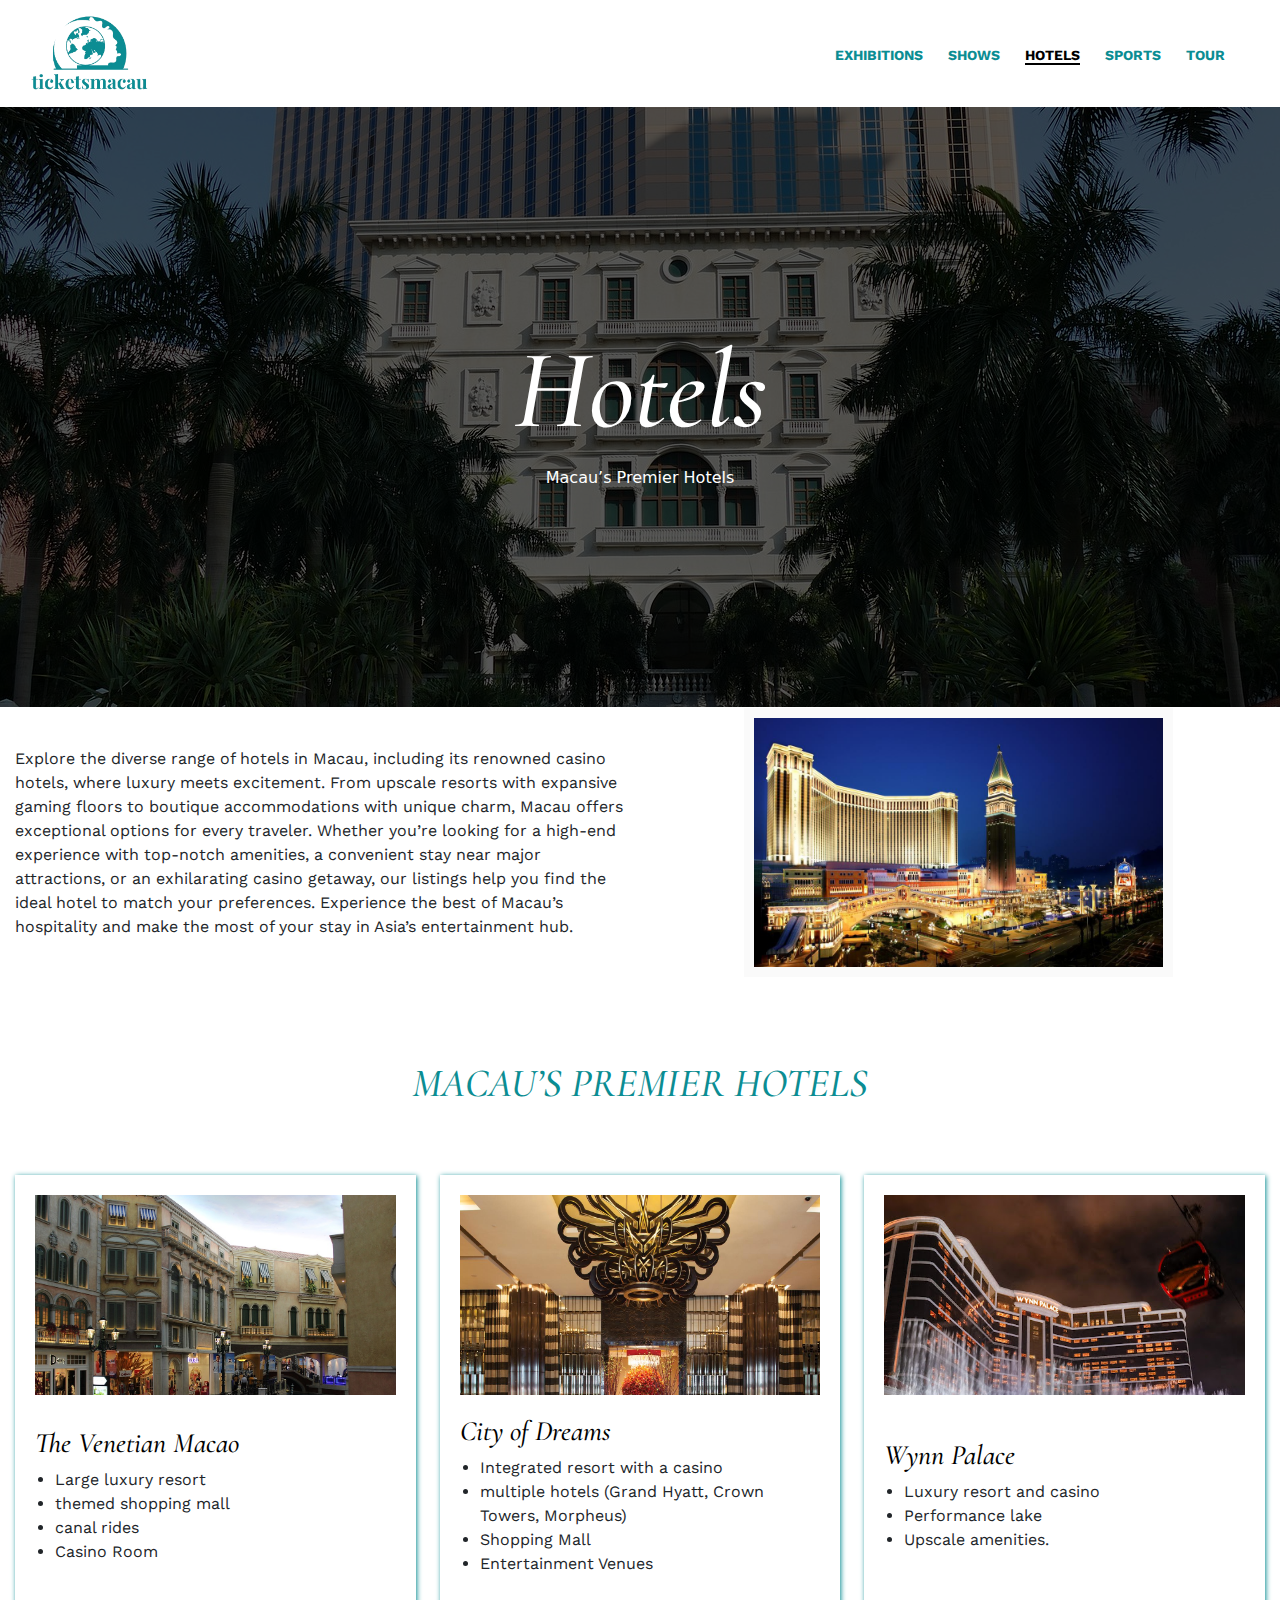
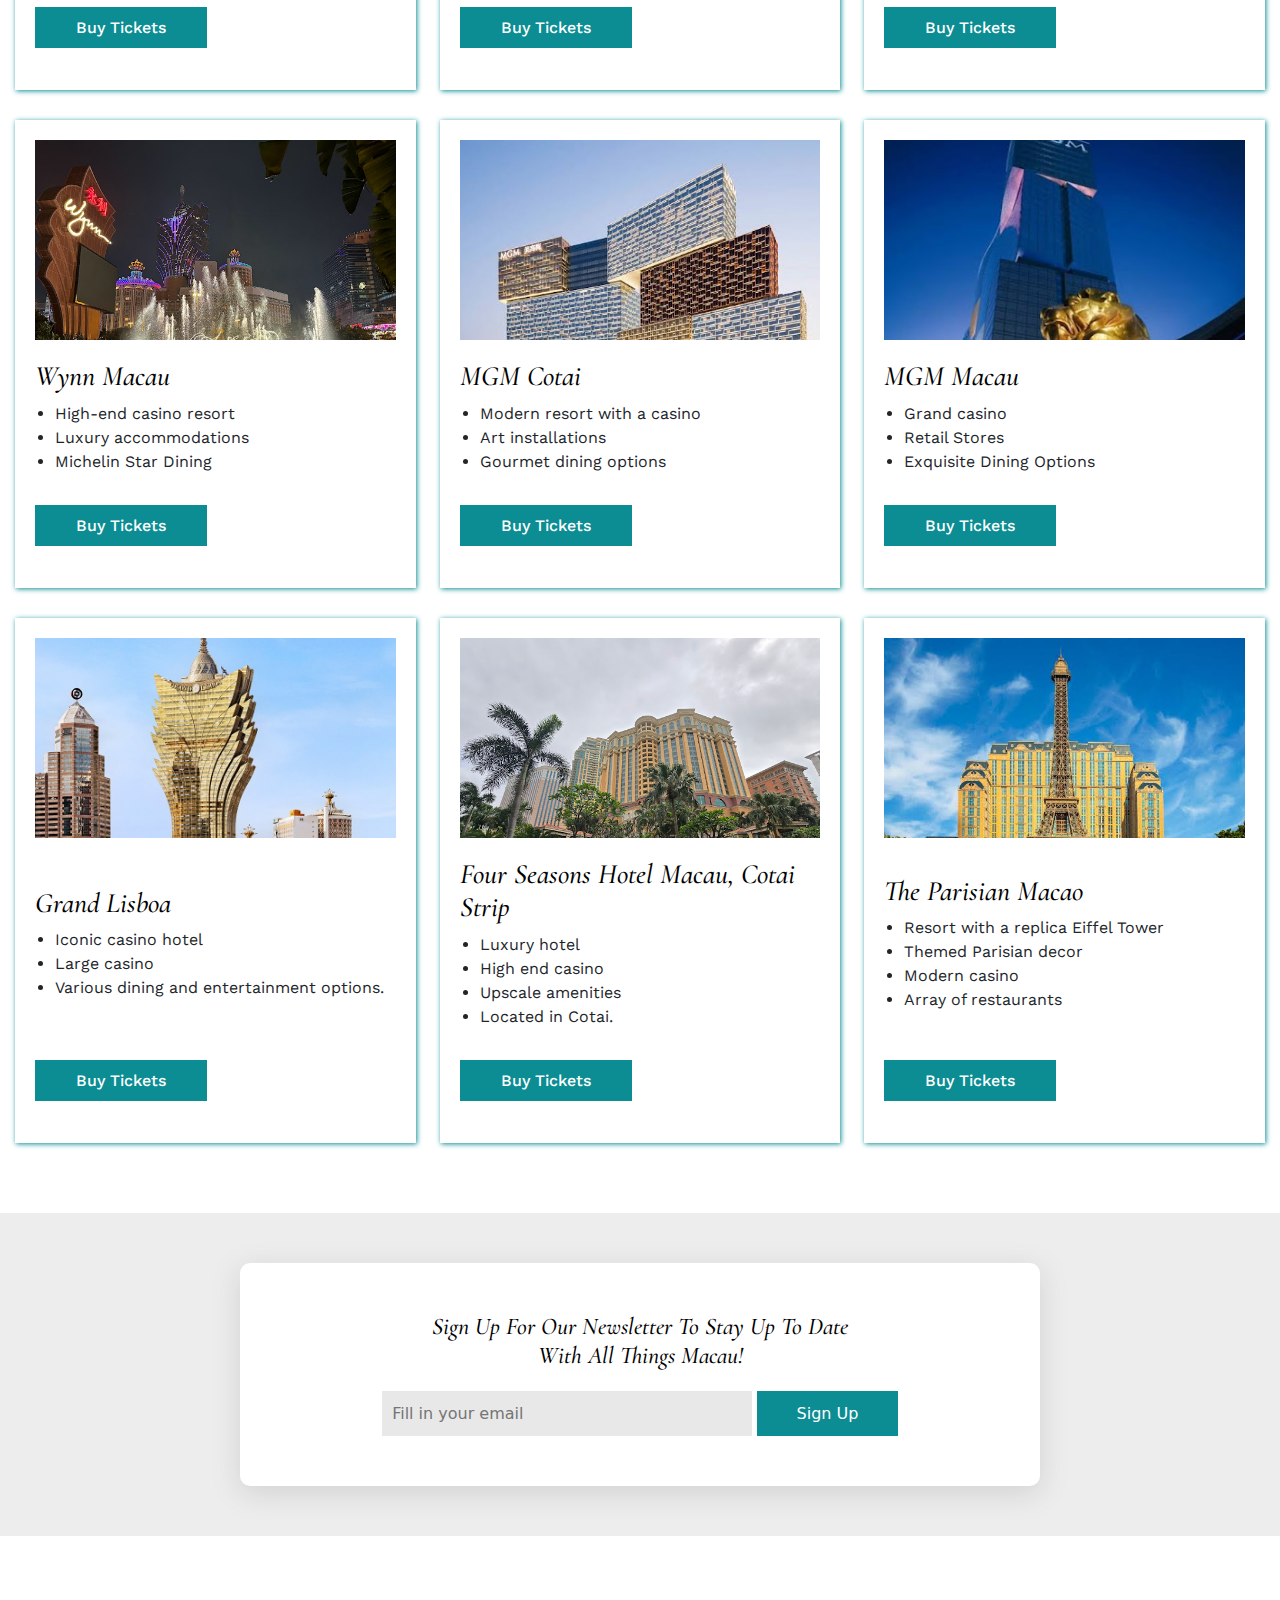
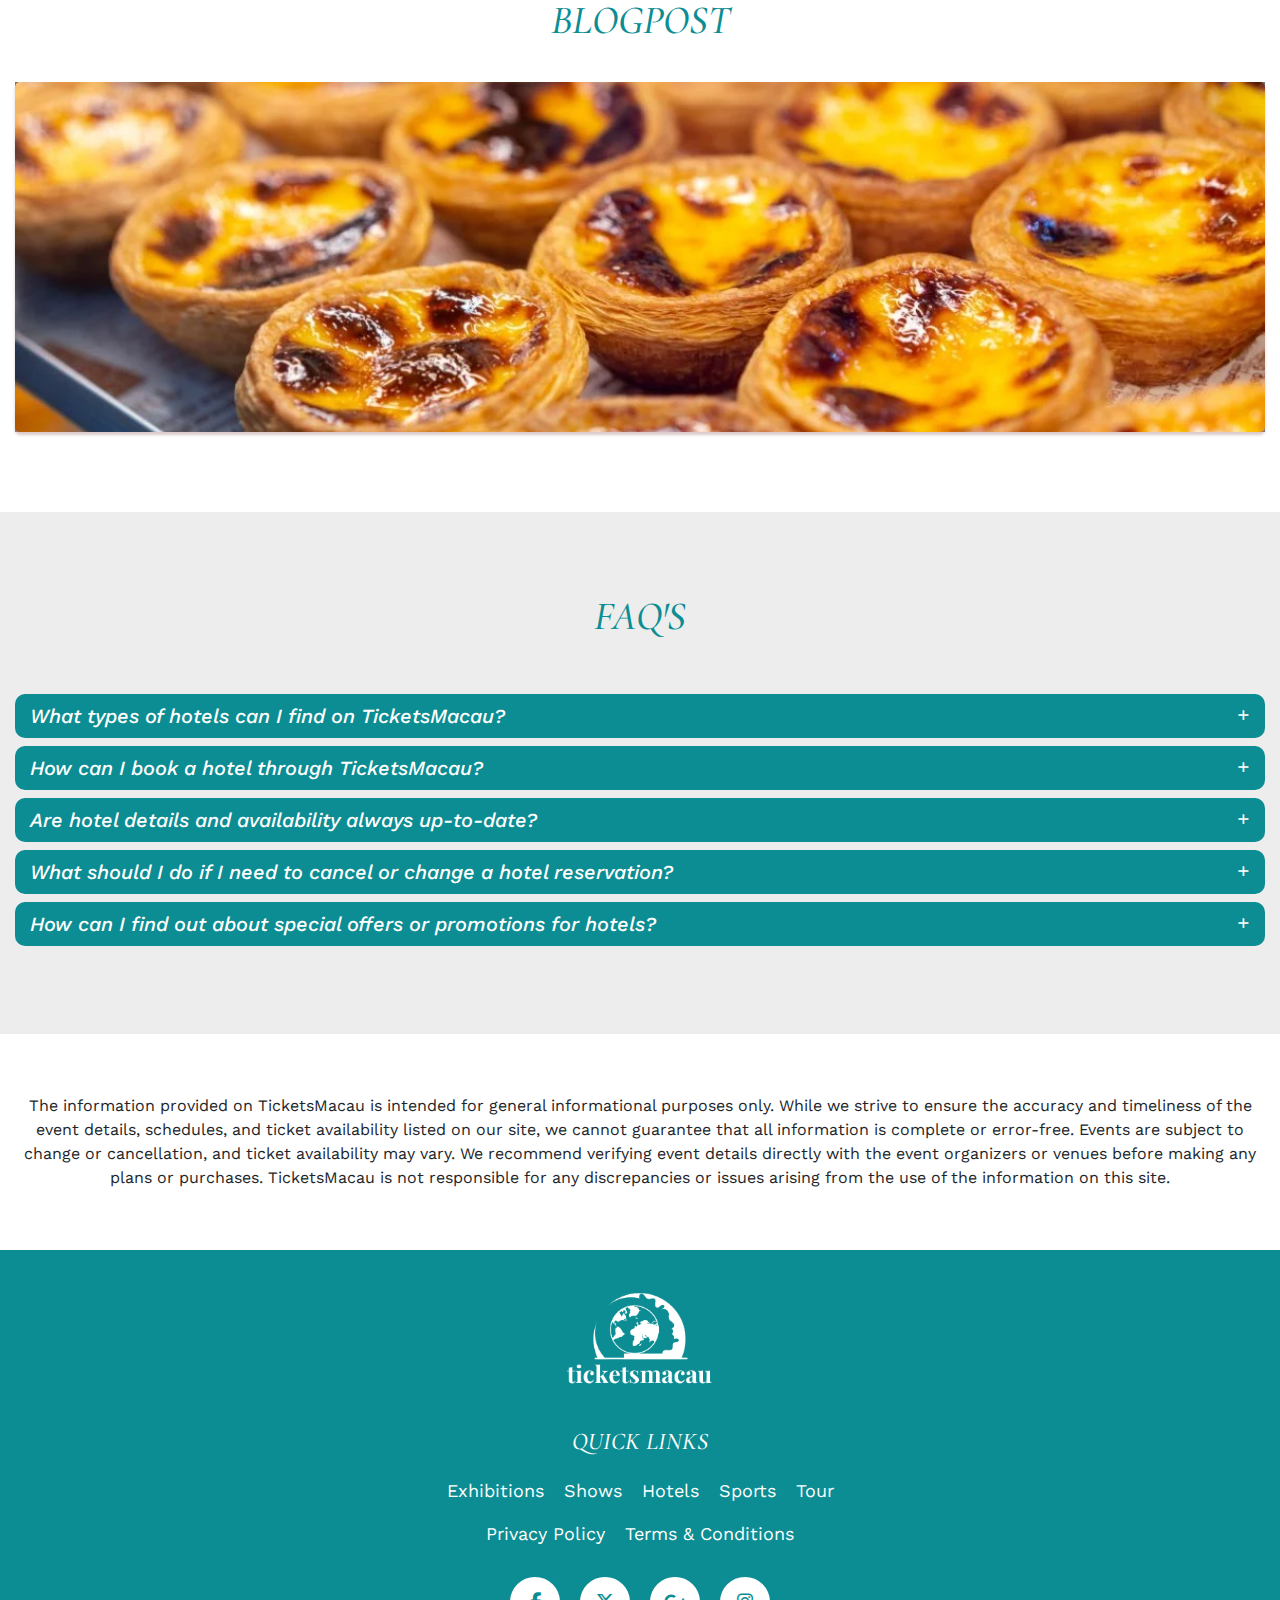
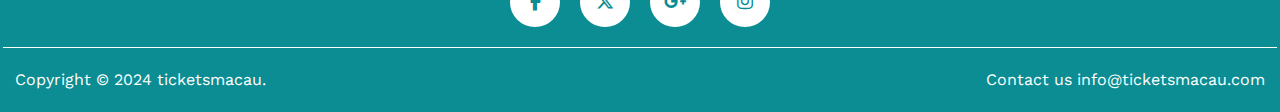
<file: hotel.html>
<!DOCTYPE html>
<html lang="en">

<head>
    <meta charset="UTF-8">
    <meta name="viewport" content="width=device-width, initial-scale=1.0">
    <title>Hotels</title>
    <link rel="icon" type="image/x-icon" href="img/fav.png">
    <link rel="stylesheet" href="https://cdnjs.cloudflare.com/ajax/libs/font-awesome/6.5.1/css/all.min.css">
    <link rel="stylesheet" href="css/bootstrap.css">
    <link rel="stylesheet" href="css/style.css">
    <link rel="stylesheet" href="css/responsive.css">

</head>

<body>
    <!-- header section start -->
    <header>
        <div class="container">
            <div class="navbar">
                <div class="logo"><a href="index.html"><img src="img/logo.png" alt="logo"></a></div>
                <div class="navlink">
                    <div class="closebutton"><i class="fa fa-times-circle" aria-hidden="true"></i></div>
                    <ul>
                        <li>
                            <a href="exhibitions.html">
                                Exhibitions</a>
                        </li>
                        <li>
                            <a href="shows.html">
                                Shows</a>
                        </li>
                        <li>
                            <a href="hotel.html" class="active">Hotels</a>
                        </li>
                        <li>
                            <a href="sport.html">Sports</a>
                        </li>
                        <li><a href="tour.html">Tour</a></li>
                    </ul>
                </div>
                <div class="open"><i class="fa fa-bars" aria-hidden="true"></i></div>
            </div>
        </div>
    </header>
    <!-- header section start -->
    <!-- banner section start -->
    <div class="hotel_banner">
        <div class="container">
            <div class="row">
                <div class="col-12">
                    <div class="banner_box">
                        <h1>Hotels</h1>
                        <span>Macau’s Premier Hotels
                        </span>
                    </div>
                </div>
            </div>
        </div>
    </div>
    <!-- banner section end -->
    <!-- below section start -->
    <div class="below_banner">
        <div class="container">
            <div class="row">
                <div class="col-lg-6">
                    <div class="para_hotel">
                        <p>Explore the diverse range of hotels in Macau, including its renowned casino hotels, where
                            luxury meets excitement. From upscale resorts with expansive gaming floors to boutique
                            accommodations with unique charm, Macau offers exceptional options for every traveler.
                            Whether you’re looking for a high-end experience with top-notch amenities, a convenient
                            stay near major attractions, or an exhilarating casino getaway, our listings help you find
                            the
                            ideal hotel to match your preferences. Experience the best of Macau’s hospitality and make
                            the most of your stay in Asia’s entertainment hub.
                        </p>
                    </div>
                </div>
                <div class="col-lg-6">
                    <div class="para_hotel">
                        <img src="img/hotelbaneer.jpg" alt="Macau">
                    </div>
                </div>
            </div>
        </div>
    </div>
    <!-- below section end -->

    <div class="thessa_detail">
        <div class="container">
            <div class="row">
                <div class="col-12">
                    <h2>Macau’s Premier Hotels</h2>
                </div>
                <div class="col-lg-4 col-md-6 col-sm-6 col-12">
                    <div class="thessa-inner hotel_inner">
                        <div class="img_transition"><img src="img/venetianmacao.jpg" alt="macau"></div>
                        <div class="together"> <a href="https://www.venetianmacao.com/" target="_blank">
                                <h3>The Venetian Macao
                                </h3>
                            </a>
                            <ul>
                                <li>Large luxury resort</li>
                                <li>themed shopping mall</li>
                                <li>canal rides</li>
                                <li>Casino Room</li>
                            </ul>
                        </div>
                        <div class="hotel_btn">
                            <a href="https://www.venetianmacao.com/" class="button_main" target="_blank">Buy Tickets</a>
                        </div>
                    </div>
                </div>
                <div class="col-lg-4 col-md-6 col-sm-6 col-12">
                    <div class="thessa-inner hotel_inner">
                        <div class="img_transition"><img src="img/dreams.jpg" alt="macau"></div>
                        <div class="together"> <a href="https://www.cityofdreamsmanila.com/en" target="_blank">
                                <h3>City of Dreams</h3>
                            </a>
                            <ul>
                                <li>Integrated resort with a casino</li>
                                <li>multiple hotels (Grand Hyatt, Crown Towers, Morpheus)</li>
                                <li>Shopping Mall</li>
                                <li>Entertainment Venues</li>
                            </ul>
                        </div>
                        <div class="hotel_btn">
                            <a href="https://www.cityofdreamsmanila.com/en" class="button_main" target="_blank">Buy
                                Tickets</a>
                        </div>
                    </div>
                </div>
                <div class="col-lg-4 col-md-6 col-sm-6 col-12">
                    <div class="thessa-inner hotel_inner">
                        <div class="img_transition"><img src="img/wynn.jpg" alt="macau"></div>
                        <div class="together"> <a href="https://www.wynnresortsmacau.com/en/wynn-palace"
                                target="_blank">
                                <h3>Wynn Palace</h3>
                            </a>
                            <ul>
                                <li>Luxury resort and casino</li>
                                <li>Performance lake</li>
                                <li>Upscale amenities.</li>
                            </ul>
                        </div>
                        <div class="hotel_btn">
                            <a href="https://www.wynnresortsmacau.com/en/wynn-palace" class="button_main"
                                target="_blank">Buy
                                Tickets</a>
                        </div>
                    </div>
                </div>
                <div class="col-lg-4 col-md-6 col-sm-6 col-12">
                    <div class="thessa-inner hotel_inner">
                        <div class="img_transition"><img src="img/wynnmacao.jpg" alt="macau"></div>
                        <div class="together"> <a href="https://www.wynnresortsmacau.com/en/wynn-macau" target="_blank">
                                <h3>Wynn Macau</h3>
                            </a>
                            <ul>
                                <li>High-end casino resort</li>
                                <li>Luxury accommodations</li>
                                <li>Michelin Star Dining</li>
                            </ul>
                        </div>
                        <div class="hotel_btn">
                            <a href="https://www.wynnresortsmacau.com/en/wynn-macau" class="button_main"
                                target="_blank">Buy Tickets</a>
                        </div>
                    </div>
                </div>
                <div class="col-lg-4 col-md-6 col-sm-6 col-12">
                    <div class="thessa-inner hotel_inner">
                        <div class="img_transition"><img src="img/cotai.jpg" alt="macau"></div>
                        <div class="together"> <a href="https://www.mgm.mo/en/cotai" target="_blank">
                                <h3>MGM Cotai</h3>
                            </a>
                            <ul>
                                <li>Modern resort with a casino</li>
                                <li>Art installations</li>
                                <li>Gourmet dining options</li>
                            </ul>
                        </div>
                        <div class="hotel_btn">
                            <a href="https://www.mgm.mo/en/cotai" class="button_main" target="_blank">Buy Tickets</a>
                        </div>
                    </div>
                </div>
                <div class="col-lg-4 col-md-6 col-sm-6 col-12">
                    <div class="thessa-inner hotel_inner">
                        <div class="img_transition"><img src="img/mgmmacao.jpg" alt="macau"></div>
                        <div class="together"> <a href="https://www.mgm.mo/" target="_blank">
                                <h3>MGM Macau
                                </h3>
                            </a>
                            <ul>
                                <li>Grand casino</li>
                                <li>Retail Stores</li>
                                <li>Exquisite Dining Options</li>
                            </ul>
                        </div>
                        <div class="hotel_btn">
                            <a href="https://www.mgm.mo/" class="button_main" target="_blank">Buy Tickets</a>
                        </div>
                    </div>
                </div>
                <div class="col-lg-4 col-md-6 col-sm-6 col-12">
                    <div class="thessa-inner hotel_inner">
                        <div class="img_transition"><img src="img/lisoba.jpg" alt="macau"></div>
                        <div class="together"> <a href="https://www.grandlisboa.com/en" target="_blank">
                                <h3>Grand Lisboa</h3>
                            </a>
                            <ul>
                                <li>Iconic casino hotel</li>
                                <li>Large casino</li>
                                <li>Various dining and entertainment options.</li>
                            </ul>

                        </div>
                        <div class="hotel_btn">
                            <a href="https://www.grandlisboa.com/en" class="button_main" target="_blank">Buy Tickets</a>
                        </div>
                    </div>
                </div>
                <div class="col-lg-4 col-md-6 col-sm-6 col-12">
                    <div class="thessa-inner hotel_inner">
                        <div class="img_transition"><img src="img/fourseasons.jpg" alt="macau"></div>
                        <div class="together"> <a href="https://www.fourseasons.com/macau/" target="_blank">
                                <h3>Four Seasons Hotel Macau, Cotai Strip
                                </h3>
                            </a>
                            <ul>
                                <li>Luxury hotel</li>
                                <li>High end casino</li>
                                <li>Upscale amenities</li>
                                <li>Located in Cotai.</li>
                            </ul>

                        </div>
                        <div class="hotel_btn">
                            <a href="https://www.fourseasons.com/macau/" class="button_main" target="_blank">Buy
                                Tickets</a>
                        </div>
                    </div>
                </div>
                <div class="col-lg-4 col-md-6 col-sm-6 col-12">
                    <div class="thessa-inner hotel_inner">
                        <div class="img_transition"><img src="img/parisian.jpg" alt="macau"></div>
                        <div class="together"> <a href="https://www.parisianmacao.com/" target="_blank">
                                <h3>The Parisian Macao</h3>
                            </a>
                            <ul>
                                <li>Resort with a replica Eiffel Tower</li>
                                <li>Themed Parisian decor</li>
                                <li>Modern casino</li>
                                <li>Array of restaurants</li>
                            </ul>

                        </div>
                        <div class="hotel_btn">
                            <a href="https://www.parisianmacao.com/" class="button_main" target="_blank">Buy Tickets</a>
                        </div>
                    </div>
                </div>
            </div>
        </div>
    </div>
    <!-- events section end -->
    <section class="newsletter">
        <div class="container">
            <div class="newsletter-wrap">
                <div class="newsletter-heading">
                    <h4>Sign Up For Our Newsletter To Stay Up To Date With All Things Macau!</h4>
                </div>
                <div class="news-form">
                    <input type="email" placeholder="Fill in your email">
                    <button>Sign Up</button>
                </div>
            </div>
        </div>
    </section>
    <!-- about us section start -->
    <section class="affordable">
        <div class="container">
            <div class="row">
                <div class="col-12">
                    <h2>Blogpost</h2>
                </div>
                <div class="col-12">
                    <div class="text_wrapper blog_four">
                        <a href="blog3.html">
                            <h2>A Culinary Tour of Macau
                            </h2>
                        </a>
                        <span><a href="blog3.html">View
                                More</a></span>
                    </div>
                </div>

            </div>

        </div>
    </section>
    <!-- about us section end -->
    <!-- accordian section start -->
    <div class="hotel_accordian">
        <div class="container">
            <div class="panel-group" id="accordion" role="tablist" aria-multiselectable="true">
                <h2 class="mb-4">FAQ'S</h2>
                <div class="panel panel-default">
                    <div class="panel-heading" role="tab" id="headingOne">
                        <h4 class="panel-title">
                            <a role="button" data-toggle="collapse" data-parent="#accordion" href="#collapseOne"
                                aria-expanded="false" aria-controls="collapseOne">
                                What types of hotels can I find on TicketsMacau?</a>
                        </h4>
                    </div>
                    <div id="collapseOne" class="panel-collapse collapse in" role="tabpanel"
                        aria-labelledby="headingOne">
                        <div class="panel-body">
                            Our listings include a diverse range of accommodations, from luxury casino hotels with
                            gaming floors to boutique hotels with unique features, catering to various preferences and
                            budgets.</div>
                    </div>
                </div>
                <div class="panel panel-default">
                    <div class="panel-heading" role="tab" id="headingTwo">
                        <h4 class="panel-title">
                            <a class="collapsed" role="button" data-toggle="collapse" data-parent="#accordion"
                                href="#collapseTwo" aria-expanded="false" aria-controls="collapseTwo">
                                How can I book a hotel through TicketsMacau?
                            </a>
                        </h4>
                    </div>
                    <div id="collapseTwo" class="panel-collapse collapse" role="tabpanel" aria-labelledby="headingTwo">
                        <div class="panel-body">
                            You can book hotels by following the links provided on our site to the respective hotel
                            booking platforms or directly through hotel websites.</div>
                    </div>
                </div>
                <div class="panel panel-default">
                    <div class="panel-heading" role="tab" id="headingThree">
                        <h4 class="panel-title">
                            <a class="collapsed" role="button" data-toggle="collapse" data-parent="#accordion"
                                href="#collapseThree" aria-expanded="false" aria-controls="collapseThree">
                                Are hotel details and availability always up-to-date?</a>
                        </h4>
                    </div>
                    <div id="collapseThree" class="panel-collapse collapse" role="tabpanel"
                        aria-labelledby="headingThree">
                        <div class="panel-body">
                            We strive to provide accurate information, but hotel details and availability may change.
                            For
                            the most current information, please check directly with the hotel or booking platform.
                        </div>
                    </div>
                </div>
                <div class="panel panel-default">
                    <div class="panel-heading" role="tab" id="headingfour">
                        <h4 class="panel-title">
                            <a class="collapsed" role="button" data-toggle="collapse" data-parent="#accordion"
                                href="#collapsefour" aria-expanded="false" aria-controls="collapsefour">
                                What should I do if I need to cancel or change a hotel reservation?
                            </a>
                        </h4>
                    </div>
                    <div id="collapsefour" class="panel-collapse collapse" role="tabpanel"
                        aria-labelledby="headingfour">
                        <div class="panel-body">
                            Cancellation and change policies vary by hotel and booking provider. Please review the
                            terms and conditions at the time of booking and contact the hotel or booking platform for
                            assistance.</div>
                    </div>
                </div>
                <div class="panel panel-default">
                    <div class="panel-heading" role="tab" id="headingfive">
                        <h4 class="panel-title">
                            <a class="collapsed" role="button" data-toggle="collapse" data-parent="#accordion"
                                href="#collapsefive" aria-expanded="false" aria-controls="collapsefive">
                                How can I find out about special offers or promotions for hotels?
                            </a>
                        </h4>
                    </div>
                    <div id="collapsefive" class="panel-collapse collapse" role="tabpanel"
                        aria-labelledby="headingfive">
                        <div class="panel-body">
                            Stay informed about special offers and promotions by subscribing to our newsletter or
                            visiting hotel websites directly for the latest deals and discounts.
                        </div>
                    </div>
                </div>
            </div>
        </div>
    </div>
    <!-- below section start -->
    <div class="below">
        <div class="container">
            <div class="row">
                <div class="col-12">
                    <p>The information provided on TicketsMacau is intended for general informational purposes only.
                        While we strive to ensure the
                        accuracy and timeliness of the event details, schedules, and ticket availability listed on our
                        site, we cannot guarantee that all
                        information is complete or error-free. Events are subject to change or cancellation, and ticket
                        availability may vary. We
                        recommend verifying event details directly with the event organizers or venues before making any
                        plans or purchases.
                        TicketsMacau is not responsible for any discrepancies or issues arising from the use of the
                        information on this site.</p>
                </div>
            </div>
        </div>
    </div>
    <!-- below section end -->
    <!--footer start-->
    <footer class="footer_section">
        <div class="container">
            <div class="row">
                <div class="col-12">
                    <div class="footer_inner">
                        <a href="index.html"><img src="img/logo.png" class="img-fluid" alt="logo"></a>
                    </div>
                </div>
                <div class="col-12">
                    <div class="footer_inner">
                        <h3>QUICK LINKS</h3>
                        <ul>
                            <li>
                                <a href="exhibitions.html">
                                    Exhibitions</a>
                            </li>
                            <li>
                                <a href="shows.html">
                                    Shows</a>
                            </li>
                            <li>
                                <a href="hotel.html">Hotels</a>
                            </li>
                            <li>
                                <a href="sport.html">Sports</a>
                            </li>
                            <li><a href="tour.html">Tour</a></li>
                        </ul>
                    </div>
                </div>
                <div class="col-12">
                    <div class="footer_inner mt-3">
                        <ul>
                            <li>
                                <a href="privacy.html">
                                    Privacy Policy</a>
                            </li>
                            <li>
                                <a href="terms.html">
                                    Terms & Conditions</a>
                            </li>
                        </ul>
                    </div>
                </div>
                <div class="col-12">
                    <div class="footer_inner footer_inners">
                        <div class="social_profile">
                            <ul>
                                <li><a href="#"><i class="fa-brands fa-facebook-f"></i></a></li>
                                <li><a href="#"><i class="fa-brands fa-x-twitter"></i></a></li>
                                <li><a href="#"><i class="fa-brands fa-google-plus-g"></i></a></li>
                                <li><a href="#"><i class="fa-brands fa-instagram"></i></a></li>

                            </ul>
                        </div>
                    </div>
                </div>
                <div class="col-12 copyright_sec">
                    <p class="copyright">Copyright © 2024 <a href="index.html">ticketsmacau</a>.</p>
                    <p>Contact us <a href="mailto:info@ticketsmacau.com">info@ticketsmacau.com</a></p>
                </div>
            </div>
        </div>
    </footer>
    <!-- footer end-->
    <script src="https://cdnjs.cloudflare.com/ajax/libs/jquery/2.2.2/jquery.min.js"></script>
    <script src="javascript/slick.js"></script>
    <script src="https://maxcdn.bootstrapcdn.com/bootstrap/4.1.3/js/bootstrap.min.js"></script>
    <script src="javascript/custom.js"></script>
    <script>
        $(document).ready(function () {
            $(".open").click(function () {
                $("body").addClass("toggle");
            });
        });
        $(document).ready(function () {
            $(".closebutton").click(function () {
                $("body").removeClass("toggle");
            });
        });
    </script>
</body>

</html>
</file>
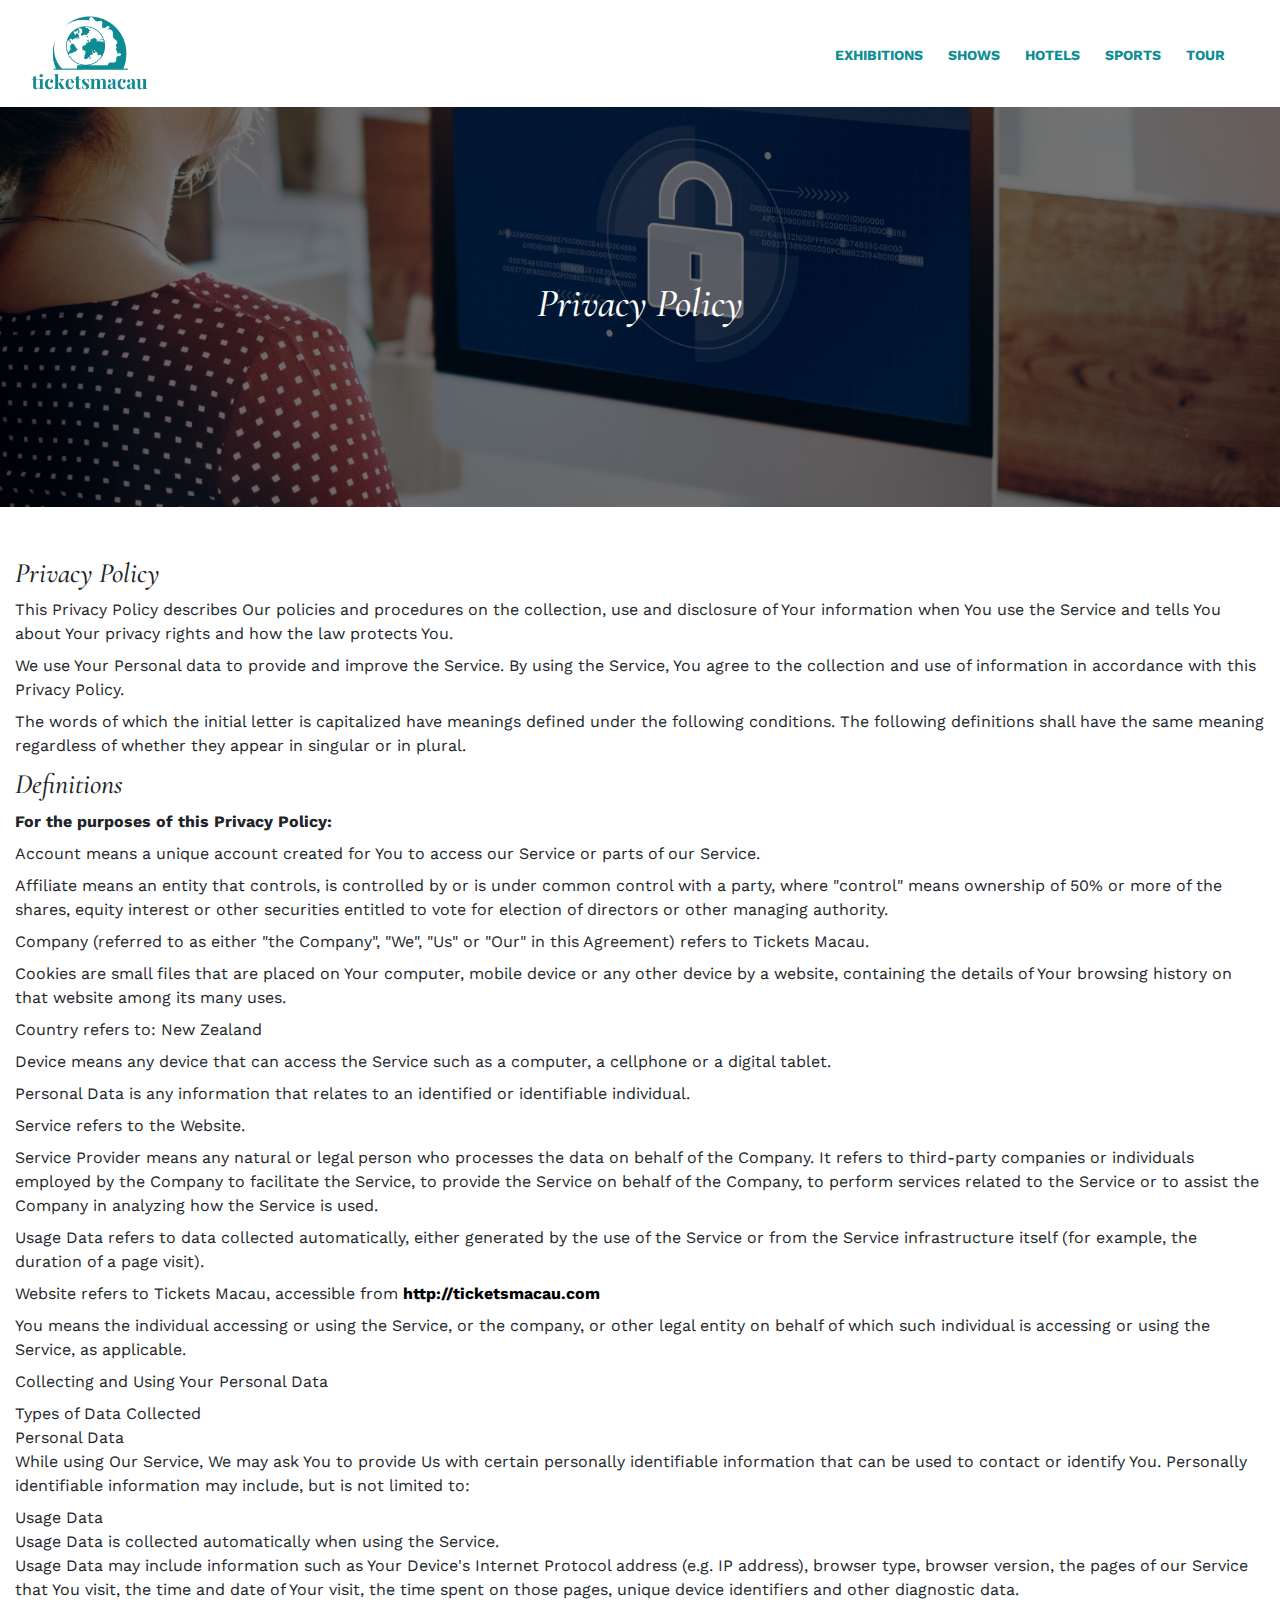
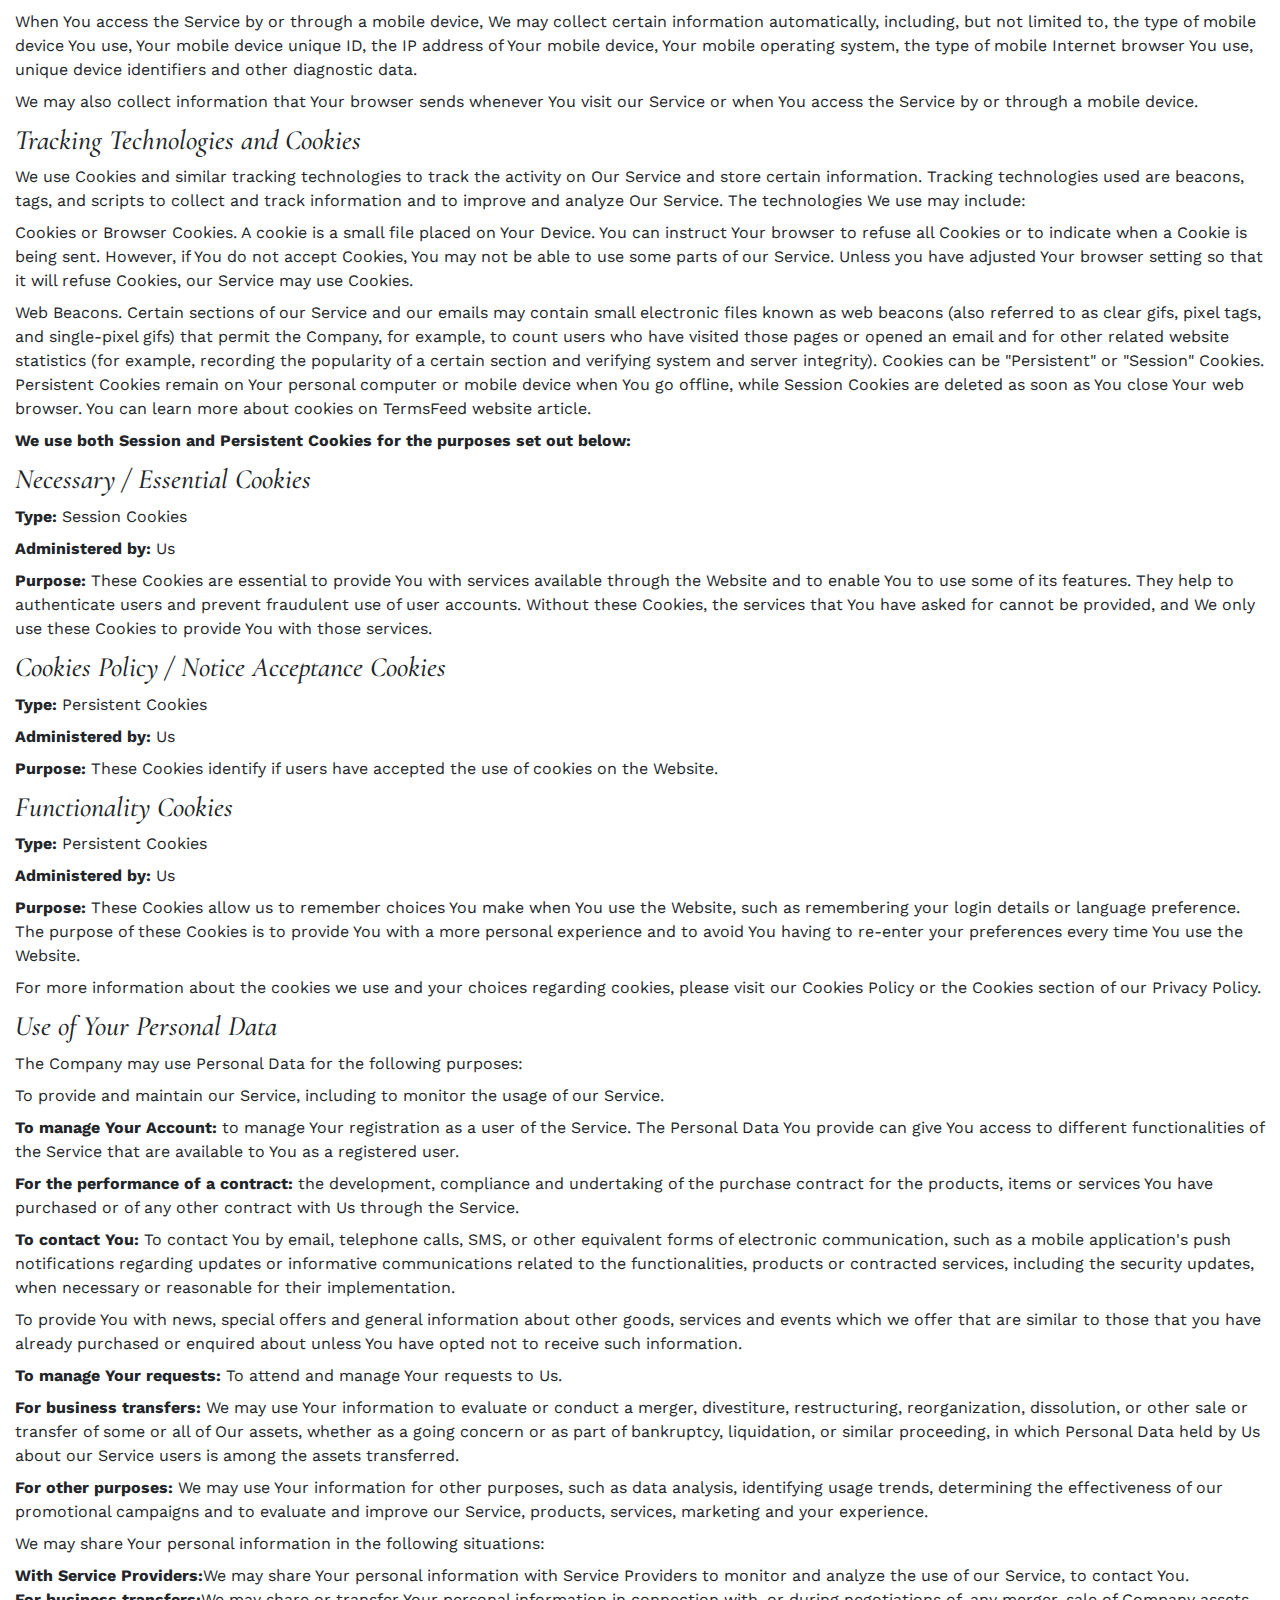
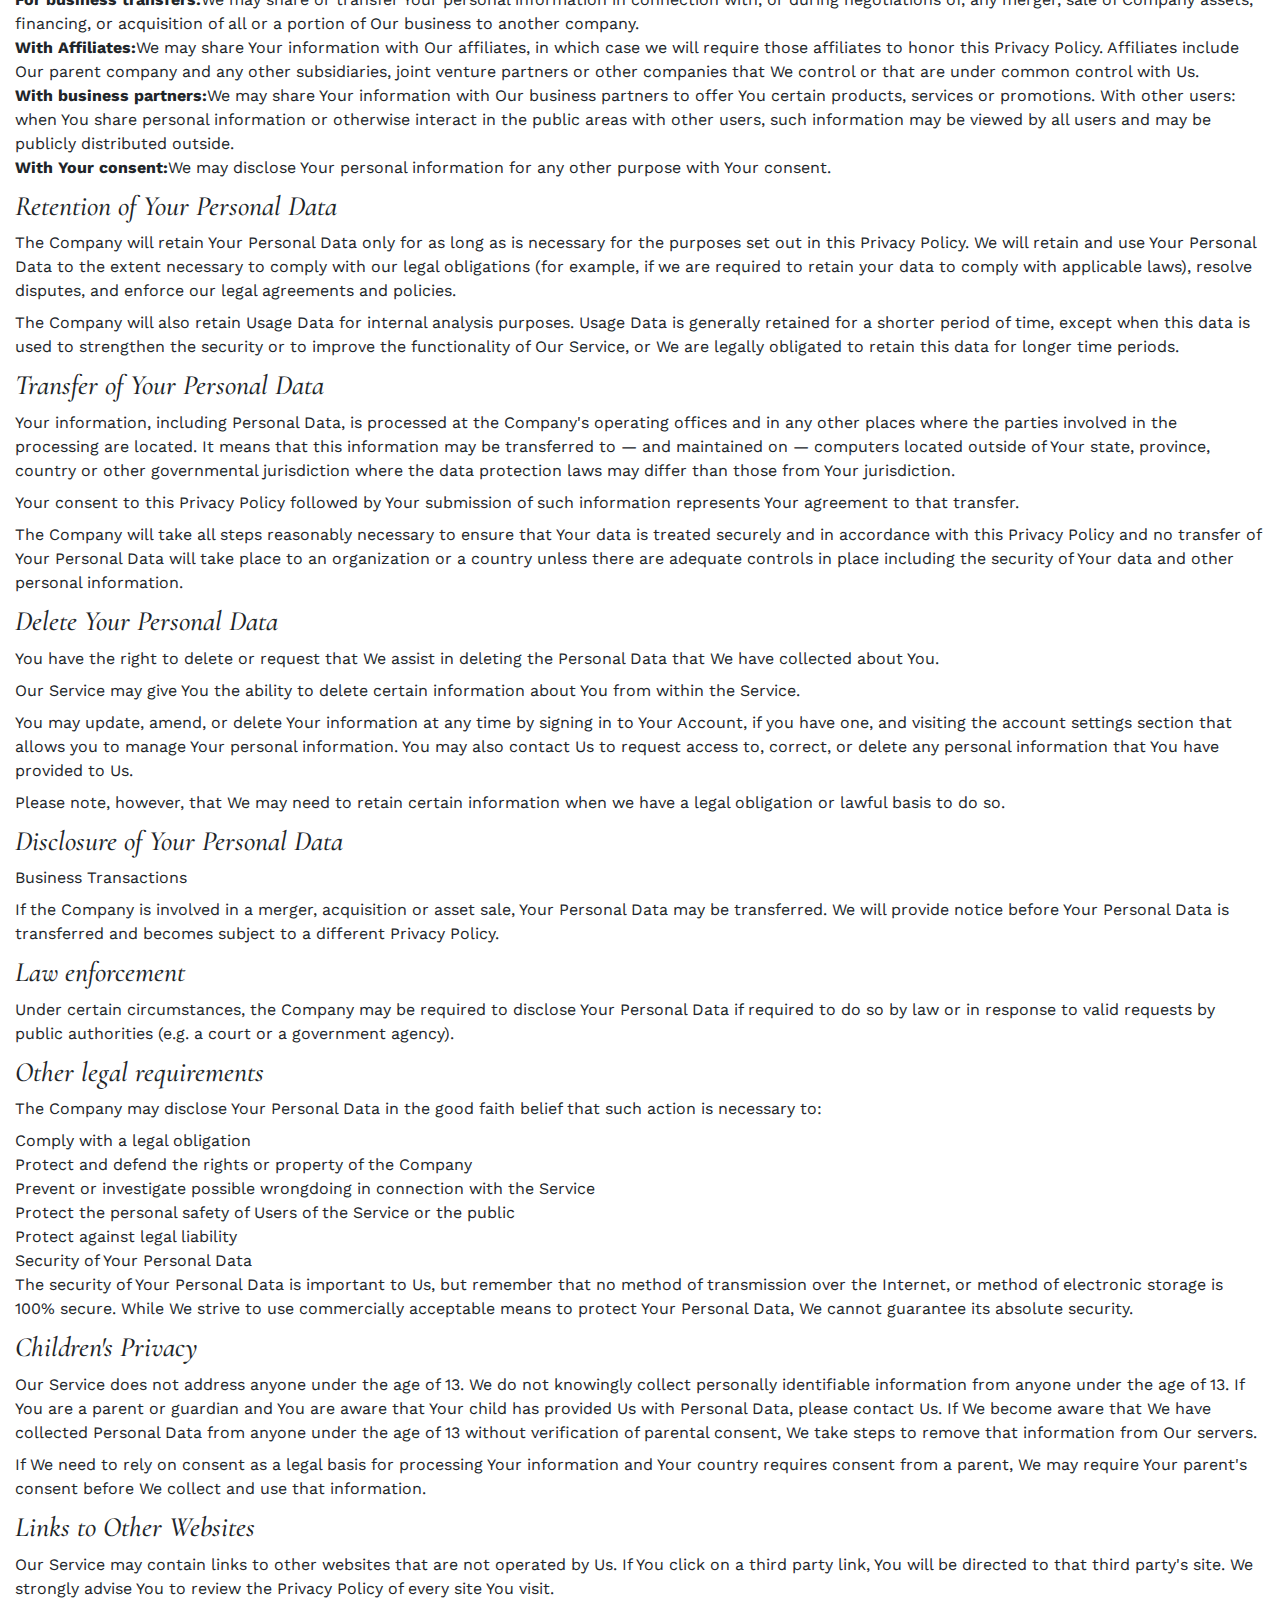
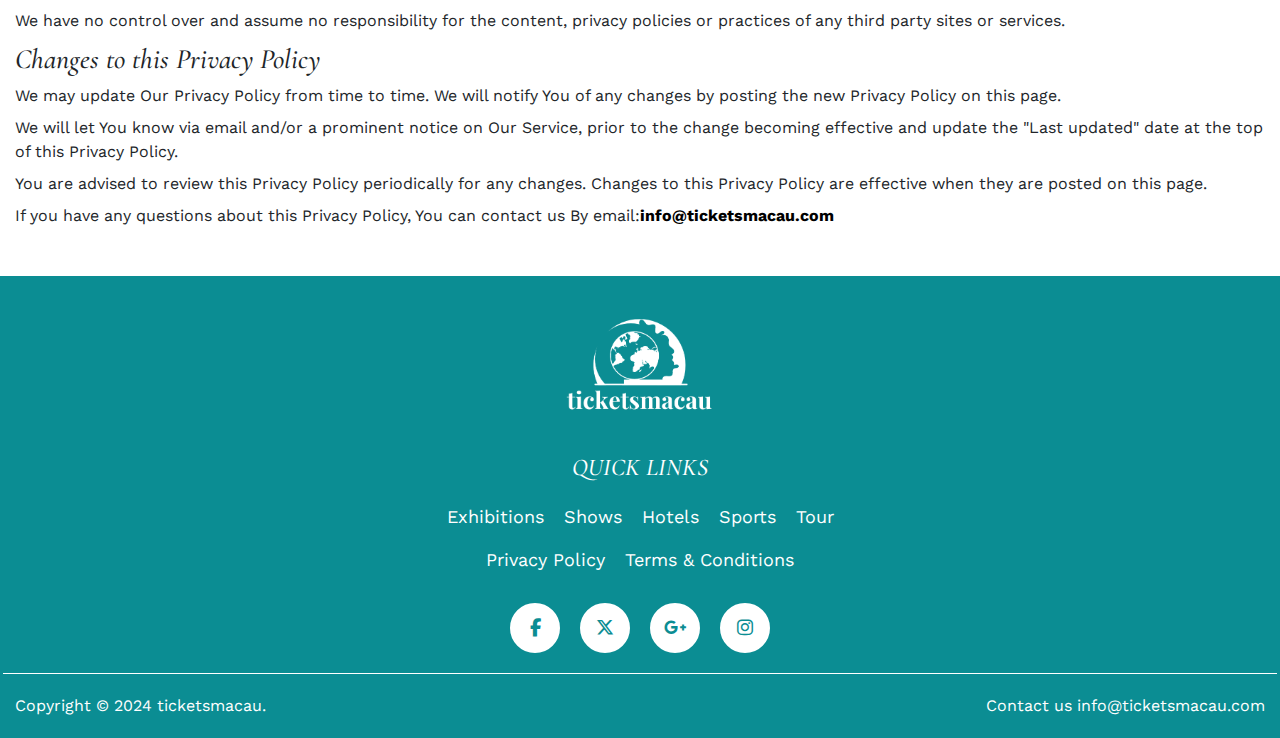
<file: privacy.html>
<!DOCTYPE html>
<html lang="en">

<head>
    <meta charset="UTF-8">
    <meta name="viewport" content="width=device-width, initial-scale=1.0">
    <title>Privacy Policy</title>
    <link rel="icon" type="image/x-icon" href="img/fav.png">
    <link rel="stylesheet" href="https://cdnjs.cloudflare.com/ajax/libs/font-awesome/6.5.1/css/all.min.css">
    <link rel="stylesheet" href="css/bootstrap.css">
    <link rel="stylesheet" href="css/style.css">
    <link rel="stylesheet" href="css/responsive.css">

</head>

<body>
    <!-- header section start -->
    <header>
        <div class="container">
            <div class="navbar">
                <div class="logo"><a href="index.html"><img src="img/logo.png" alt="logo"></a></div>
                <div class="navlink">
                    <div class="closebutton"><i class="fa fa-times-circle" aria-hidden="true"></i></div>
                    <ul>
                        <li>
                            <a href="exhibitions.html">
                                Exhibitions</a>
                        </li>
                        <li>
                            <a href="shows.html">
                                Shows</a>
                        </li>
                        <li>
                            <a href="hotel.html">Hotels</a>
                        </li>
                        <li>
                            <a href="sport.html">Sports</a>
                        </li>
                        <li><a href="tour.html">Tour</a></li>
                    </ul>
                </div>
                <div class="open"><i class="fa fa-bars" aria-hidden="true"></i></div>
            </div>
        </div>
    </header>
    <!-- header section start -->
    <!-- privacy banner section start -->
    <div class="privacy__section">
        <div class="container">
            <div class="row">
                <div class="col-lg-12">
                    <div class="banner__text">
                        <h1>Privacy Policy</h1>
                    </div>
                </div>

            </div>
        </div>
    </div>
    <!-- privacy banner section end -->
    <section class="privacy-policy">
        <div class="container">
            <div class="content-wrap">
                <h3>Privacy Policy</h3>
                <p>This Privacy Policy describes Our policies and procedures on the collection, use and
                    disclosure of Your information when You use the Service and tells You about Your privacy
                    rights and how the law protects You.

                </p>
                <p>We use Your Personal data to provide and improve the Service. By using the Service, You
                    agree to the collection and use of information in accordance with this Privacy Policy.
                </p>
                <p>The words of which the initial letter is capitalized have meanings defined under the following
                    conditions. The following definitions shall have the same meaning regardless of whether
                    they appear in singular or in plural.
                </p>
                <h3>Definitions</h3>
                <p><b>For the purposes of this Privacy Policy:</b></p>
                <p>Account means a unique account created for You to access our Service or parts of our
                    Service.
                </p>
                <p>Affiliate means an entity that controls, is controlled by or is under common control with a
                    party, where "control" means ownership of 50% or more of the shares, equity interest or
                    other securities entitled to vote for election of directors or other managing authority.

                </p>
                <p>Company (referred to as either "the Company", "We", "Us" or "Our" in this Agreement) refers
                    to Tickets Macau.
                </p>
                <p>Cookies are small files that are placed on Your computer, mobile device or any other device
                    by a website, containing the details of Your browsing history on that website among its many
                    uses.
                </p>
                <p>Country refers to: New Zealand</p>
                <p>Device means any device that can access the Service such as a computer, a cellphone or a
                    digital tablet.
                </p>
                <p>Personal Data is any information that relates to an identified or identifiable individual.</p>
                <p>Service refers to the Website.
                </p>
                <p>Service Provider means any natural or legal person who processes the data on behalf of the
                    Company. It refers to third-party companies or individuals employed by the Company to
                    facilitate the Service, to provide the Service on behalf of the Company, to perform services
                    related to the Service or to assist the Company in analyzing how the Service is used.
                </p>
                <p>Usage Data refers to data collected automatically, either generated by the use of the Service
                    or from the Service infrastructure itself (for example, the duration of a page visit).
                </p>
                <p>Website refers to Tickets Macau, accessible from <a
                        href="http://ticketsmacau.com">http://ticketsmacau.com</a></p>
                <p>You means the individual accessing or using the Service, or the company, or other legal
                    entity on behalf of which such individual is accessing or using the Service, as applicable.
                </p>
                <p>Collecting and Using Your Personal Data</p>
                <ul>
                    <li>Types of Data Collected
                    </li>
                    <li>Personal Data
                    </li>
                </ul>
                <p>While using Our Service, We may ask You to provide Us with certain personally identifiable
                    information that can be used to contact or identify You. Personally identifiable information
                    may include, but is not limited to:
                </p>
                <ul>
                    <li>Usage Data</li>
                    <li>Usage Data is collected automatically when using the Service.
                    </li>
                </ul>
                <p>Usage Data may include information such as Your Device's Internet Protocol address (e.g.
                    IP address), browser type, browser version, the pages of our Service that You visit, the time
                    and date of Your visit, the time spent on those pages, unique device identifiers and other
                    diagnostic data.</p>
                <p>When You access the Service by or through a mobile device, We may collect certain
                    information automatically, including, but not limited to, the type of mobile device You use,
                    Your mobile device unique ID, the IP address of Your mobile device, Your mobile operating
                    system, the type of mobile Internet browser You use, unique device identifiers and other
                    diagnostic data.
                </p>
                <p>We may also collect information that Your browser sends whenever You visit our Service or
                    when You access the Service by or through a mobile device.</p>
                <h3>Tracking Technologies and Cookies</h3>
                <p>We use Cookies and similar tracking technologies to track the activity on Our Service and
                    store certain information. Tracking technologies used are beacons, tags, and scripts to
                    collect and track information and to improve and analyze Our Service. The technologies We
                    use may include:</p>
                <p>Cookies or Browser Cookies. A cookie is a small file placed on Your Device. You can instruct
                    Your browser to refuse all Cookies or to indicate when a Cookie is being sent. However, if
                    You do not accept Cookies, You may not be able to use some parts of our Service. Unless
                    you have adjusted Your browser setting so that it will refuse Cookies, our Service may use
                    Cookies.</p>
                <p>Web Beacons. Certain sections of our Service and our emails may contain small electronic
                    files known as web beacons (also referred to as clear gifs, pixel tags, and single-pixel gifs)
                    that permit the Company, for example, to count users who have visited those pages or
                    opened an email and for other related website statistics (for example, recording the
                    popularity of a certain section and verifying system and server integrity).
                    Cookies can be "Persistent" or "Session" Cookies. Persistent Cookies remain on Your
                    personal computer or mobile device when You go offline, while Session Cookies are deleted
                    as soon as You close Your web browser. You can learn more about cookies on TermsFeed
                    website article.
                </p>

                <p><b>We use both Session and Persistent Cookies for the purposes set out below:</b></p>
                <h3>Necessary / Essential Cookies</h3>
                <p><b>Type:</b> Session Cookies</p>
                <p><b>Administered by:</b> Us</p>
                <p><b>Purpose:</b> These Cookies are essential to provide You with services available through the
                    Website and to enable You to use some of its features. They help to authenticate users and
                    prevent fraudulent use of user accounts. Without these Cookies, the services that You have
                    asked for cannot be provided, and We only use these Cookies to provide You with those
                    services.</p>
                <h3>Cookies Policy / Notice Acceptance Cookies
                </h3>
                <p><b>Type:</b> Persistent Cookies</p>
                <p><b>Administered by:</b> Us</p>
                <p><b>Purpose:</b> These Cookies identify if users have accepted the use of cookies on the Website.</p>
                <h3>Functionality Cookies</h3>
                <p><b>Type:</b> Persistent Cookies</p>
                <p><b>Administered by:</b> Us</p>
                <p><b>Purpose:</b> These Cookies allow us to remember choices You make when You use the
                    Website, such as remembering your login details or language preference. The purpose of
                    these Cookies is to provide You with a more personal experience and to avoid You having to
                    re-enter your preferences every time You use the Website.</p>
                <p>For more information about the cookies we use and your choices regarding cookies, please
                    visit our Cookies Policy or the Cookies section of our Privacy Policy.</p>
                <h3>Use of Your Personal Data</h3>
                <p>The Company may use Personal Data for the following purposes:</p>
                <p>To provide and maintain our Service, including to monitor the usage of our Service.</p>
                <p><b>To manage Your Account:</b> to manage Your registration as a user of the Service. The
                    Personal Data You provide can give You access to different functionalities of the Service that
                    are available to You as a registered user.</p>
                <p><b>For the performance of a contract:</b> the development, compliance and undertaking of the
                    purchase contract for the products, items or services You have purchased or of any other
                    contract with Us through the Service.</p>
                <p><b>To contact You:</b> To contact You by email, telephone calls, SMS, or other equivalent forms of
                    electronic communication, such as a mobile application's push notifications regarding
                    updates or informative communications related to the functionalities, products or contracted
                    services, including the security updates, when necessary or reasonable for their
                    implementation.</p>
                <p>To provide You with news, special offers and general information about other goods, services
                    and events which we offer that are similar to those that you have already purchased or
                    enquired about unless You have opted not to receive such information.
                </p>
                <p><b>To manage Your requests:</b> To attend and manage Your requests to Us.
                </p>
                <p><b>For business transfers:</b> We may use Your information to evaluate or conduct a merger,
                    divestiture, restructuring, reorganization, dissolution, or other sale or transfer of some or all
                    of Our assets, whether as a going concern or as part of bankruptcy, liquidation, or similar
                    proceeding, in which Personal Data held by Us about our Service users is among the assets
                    transferred.
                </p>
                <p><b>For other purposes:</b> We may use Your information for other purposes, such as data analysis,
                    identifying usage trends, determining the effectiveness of our promotional campaigns and to
                    evaluate and improve our Service, products, services, marketing and your experience.
                </p>
                <p>We may share Your personal information in the following situations:</p>
                <ul>
                    <li><b>With Service Providers:</b>We may share Your personal information with Service Providers to
                        monitor and analyze the use of our Service, to contact You.</li>
                    <li><b>For business transfers:</b>We may share or transfer Your personal information in connection
                        with, or during negotiations of, any merger, sale of Company assets, financing, or acquisition
                        of all or a portion of Our business to another company.</li>
                    <li><b>With Affiliates:</b>We may share Your information with Our affiliates, in which case we will
                        require those affiliates to honor this Privacy Policy. Affiliates include Our parent company
                        and any other subsidiaries, joint venture partners or other companies that We control or that
                        are under common control with Us.</li>
                    <li><b>With business partners:</b>We may share Your information with Our business partners to offer
                        You certain products, services or promotions.
                        With other users: when You share personal information or otherwise interact in the public
                        areas with other users, such information may be viewed by all users and may be publicly
                        distributed outside.</li>
                    <li><b>With Your consent:</b>We may disclose Your personal information for any other purpose with
                        Your consent.
                    </li>
                </ul>
                <h3>Retention of Your Personal Data
                </h3>
                <p>The Company will retain Your Personal Data only for as long as is necessary for the
                    purposes set out in this Privacy Policy. We will retain and use Your Personal Data to the
                    extent necessary to comply with our legal obligations (for example, if we are required to
                    retain your data to comply with applicable laws), resolve disputes, and enforce our legal
                    agreements and policies.
                </p>
                <p>The Company will also retain Usage Data for internal analysis purposes. Usage Data is
                    generally retained for a shorter period of time, except when this data is used to strengthen
                    the security or to improve the functionality of Our Service, or We are legally obligated to
                    retain this data for longer time periods.
                </p>
                <h3>Transfer of Your Personal Data</h3>
                <p>Your information, including Personal Data, is processed at the Company's operating offices
                    and in any other places where the parties involved in the processing are located. It means
                    that this information may be transferred to — and maintained on — computers located
                    outside of Your state, province, country or other governmental jurisdiction where the data
                    protection laws may differ than those from Your jurisdiction.</p>
                <p>Your consent to this Privacy Policy followed by Your submission of such information
                    represents Your agreement to that transfer.</p>
                <p>The Company will take all steps reasonably necessary to ensure that Your data is treated
                    securely and in accordance with this Privacy Policy and no transfer of Your Personal Data
                    will take place to an organization or a country unless there are adequate controls in place
                    including the security of Your data and other personal information.

                </p>
                <h3>Delete Your Personal Data
                </h3>
                <p>You have the right to delete or request that We assist in deleting the Personal Data that We
                    have collected about You.</p>
                <p>Our Service may give You the ability to delete certain information about You from within the
                    Service.
                </p>
                <p>You may update, amend, or delete Your information at any time by signing in to Your
                    Account, if you have one, and visiting the account settings section that allows you to manage
                    Your personal information. You may also contact Us to request access to, correct, or delete
                    any personal information that You have provided to Us.
                </p>
                <p>Please note, however, that We may need to retain certain information when we have a legal
                    obligation or lawful basis to do so.</p>
                <h3>Disclosure of Your Personal Data</h3>
                <p>Business Transactions</p>
                <p>If the Company is involved in a merger, acquisition or asset sale, Your Personal Data may be
                    transferred. We will provide notice before Your Personal Data is transferred and becomes
                    subject to a different Privacy Policy.

                </p>
                <h3>Law enforcement</h3>
                <p>Under certain circumstances, the Company may be required to disclose Your Personal Data
                    if required to do so by law or in response to valid requests by public authorities (e.g. a court
                    or a government agency).
                </p>
                <h3>Other legal requirements</h3>
                <p>The Company may disclose Your Personal Data in the good faith belief that such action is
                    necessary to:
                </p>
                <ul>
                    <li>Comply with a legal obligation</li>
                    <li>Protect and defend the rights or property of the Company</li>
                    <li>Prevent or investigate possible wrongdoing in connection with the Service</li>
                    <li>Protect the personal safety of Users of the Service or the public</li>
                    <li>Protect against legal liability
                    </li>
                    <li>Security of Your Personal Data
                    </li>
                    <li>The security of Your Personal Data is important to Us, but remember that no method of
                        transmission over the Internet, or method of electronic storage is 100% secure. While We
                        strive to use commercially acceptable means to protect Your Personal Data, We cannot
                        guarantee its absolute security.</li>
                </ul>
                <h3>Children's Privacy</h3>
                <p>Our Service does not address anyone under the age of 13. We do not knowingly collect
                    personally identifiable information from anyone under the age of 13. If You are a parent or
                    guardian and You are aware that Your child has provided Us with Personal Data, please
                    contact Us. If We become aware that We have collected Personal Data from anyone under
                    the age of 13 without verification of parental consent, We take steps to remove that
                    information from Our servers.

                </p>
                <p>If We need to rely on consent as a legal basis for processing Your information and Your
                    country requires consent from a parent, We may require Your parent's consent before We
                    collect and use that information.</p>
                <h3>Links to Other Websites
                </h3>
                <p>Our Service may contain links to other websites that are not operated by Us. If You click on a
                    third party link, You will be directed to that third party's site. We strongly advise You to review
                    the Privacy Policy of every site You visit.
                </p>
                <p>We have no control over and assume no responsibility for the content, privacy policies or
                    practices of any third party sites or services.</p>
                <h3>Changes to this Privacy Policy
                </h3>
                <p>We may update Our Privacy Policy from time to time. We will notify You of any changes by
                    posting the new Privacy Policy on this page.</p>
                <p>We will let You know via email and/or a prominent notice on Our Service, prior to the change
                    becoming effective and update the "Last updated" date at the top of this Privacy Policy.</p>
                <p>You are advised to review this Privacy Policy periodically for any changes. Changes to this
                    Privacy Policy are effective when they are posted on this page.
                </p>
                <p>If you have any questions about this Privacy Policy, You can contact us
                    By email:<a href="mailto:info@ticketsmacau.com">info@ticketsmacau.com</a></p>
            </div>
        </div>
    </section>
    <!--footer start-->
    <footer class="footer_section">
        <div class="container">
            <div class="row">
                <div class="col-12">
                    <div class="footer_inner">
                        <a href="index.html"><img src="img/logo.png" class="img-fluid" alt="logo"></a>
                    </div>
                </div>
                <div class="col-12">
                    <div class="footer_inner">
                        <h3>QUICK LINKS</h3>
                        <ul>
                            <li>
                                <a href="exhibitions.html">
                                    Exhibitions</a>
                            </li>
                            <li>
                                <a href="shows.html">
                                    Shows</a>
                            </li>
                            <li>
                                <a href="hotel.html">Hotels</a>
                            </li>
                            <li>
                                <a href="sport.html">Sports</a>
                            </li>
                            <li><a href="tour.html">Tour</a></li>
                        </ul>
                    </div>
                </div>
                <div class="col-12">
                    <div class="footer_inner mt-3">
                        <ul>
                            <li>
                                <a href="privacy.html">
                                    Privacy Policy</a>
                            </li>
                            <li>
                                <a href="terms.html">
                                    Terms & Conditions</a>
                            </li>
                        </ul>
                    </div>
                </div>
                <div class="col-12">
                    <div class="footer_inner footer_inners">
                        <div class="social_profile">
                            <ul>
                                <li><a href="#"><i class="fa-brands fa-facebook-f"></i></a></li>
                                <li><a href="#"><i class="fa-brands fa-x-twitter"></i></a></li>
                                <li><a href="#"><i class="fa-brands fa-google-plus-g"></i></a></li>
                                <li><a href="#"><i class="fa-brands fa-instagram"></i></a></li>

                            </ul>
                        </div>
                    </div>
                </div>
                <div class="col-12 copyright_sec">
                    <p class="copyright">Copyright © 2024 <a href="index.html">ticketsmacau</a>.</p>
                    <p>Contact us <a href="mailto:info@ticketsmacau.com">info@ticketsmacau.com</a></p>
                </div>
            </div>
        </div>
    </footer>
    <!-- footer end-->

    <script src="https://cdnjs.cloudflare.com/ajax/libs/jquery/2.2.2/jquery.min.js"></script>
    <script src="javascript/slick.js"></script>
    <script src="https://maxcdn.bootstrapcdn.com/bootstrap/4.1.3/js/bootstrap.min.js"></script>
    <script src="javascript/custom.js"></script>

</body>

</html>
</file>
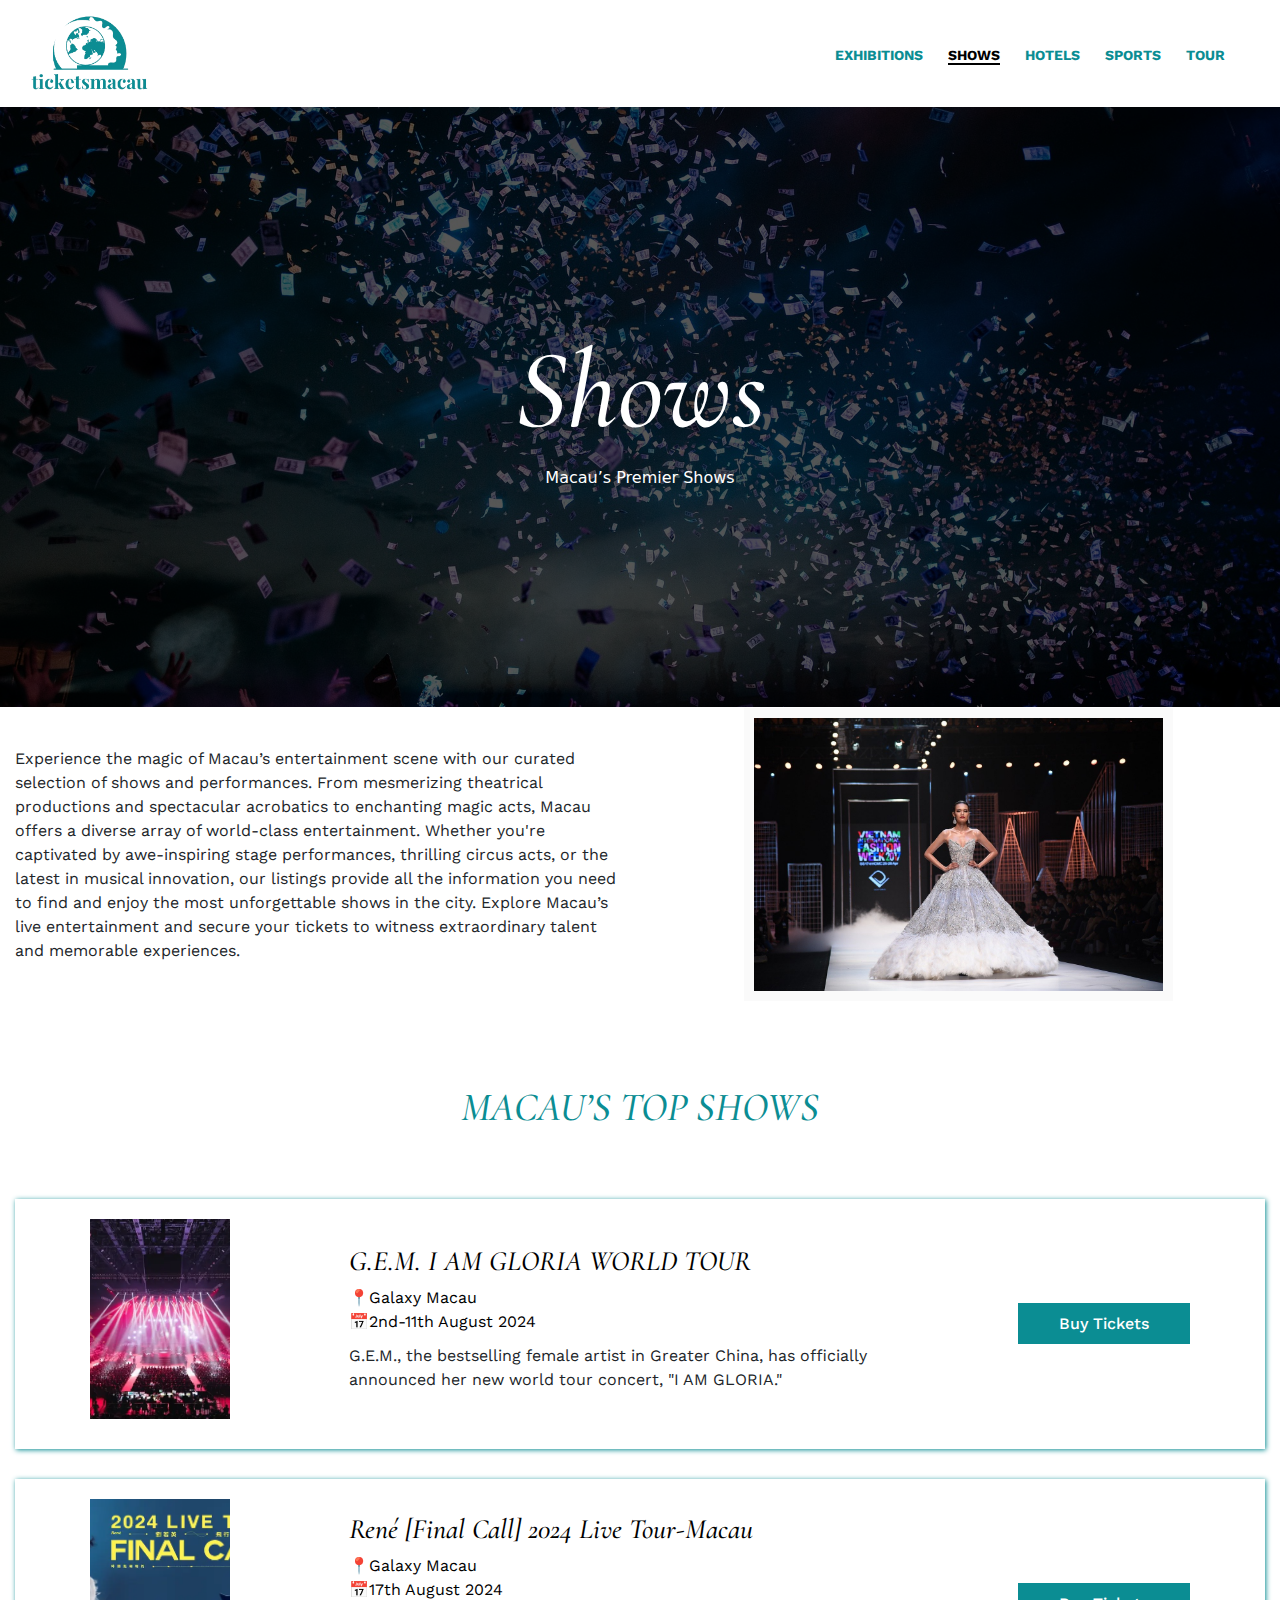
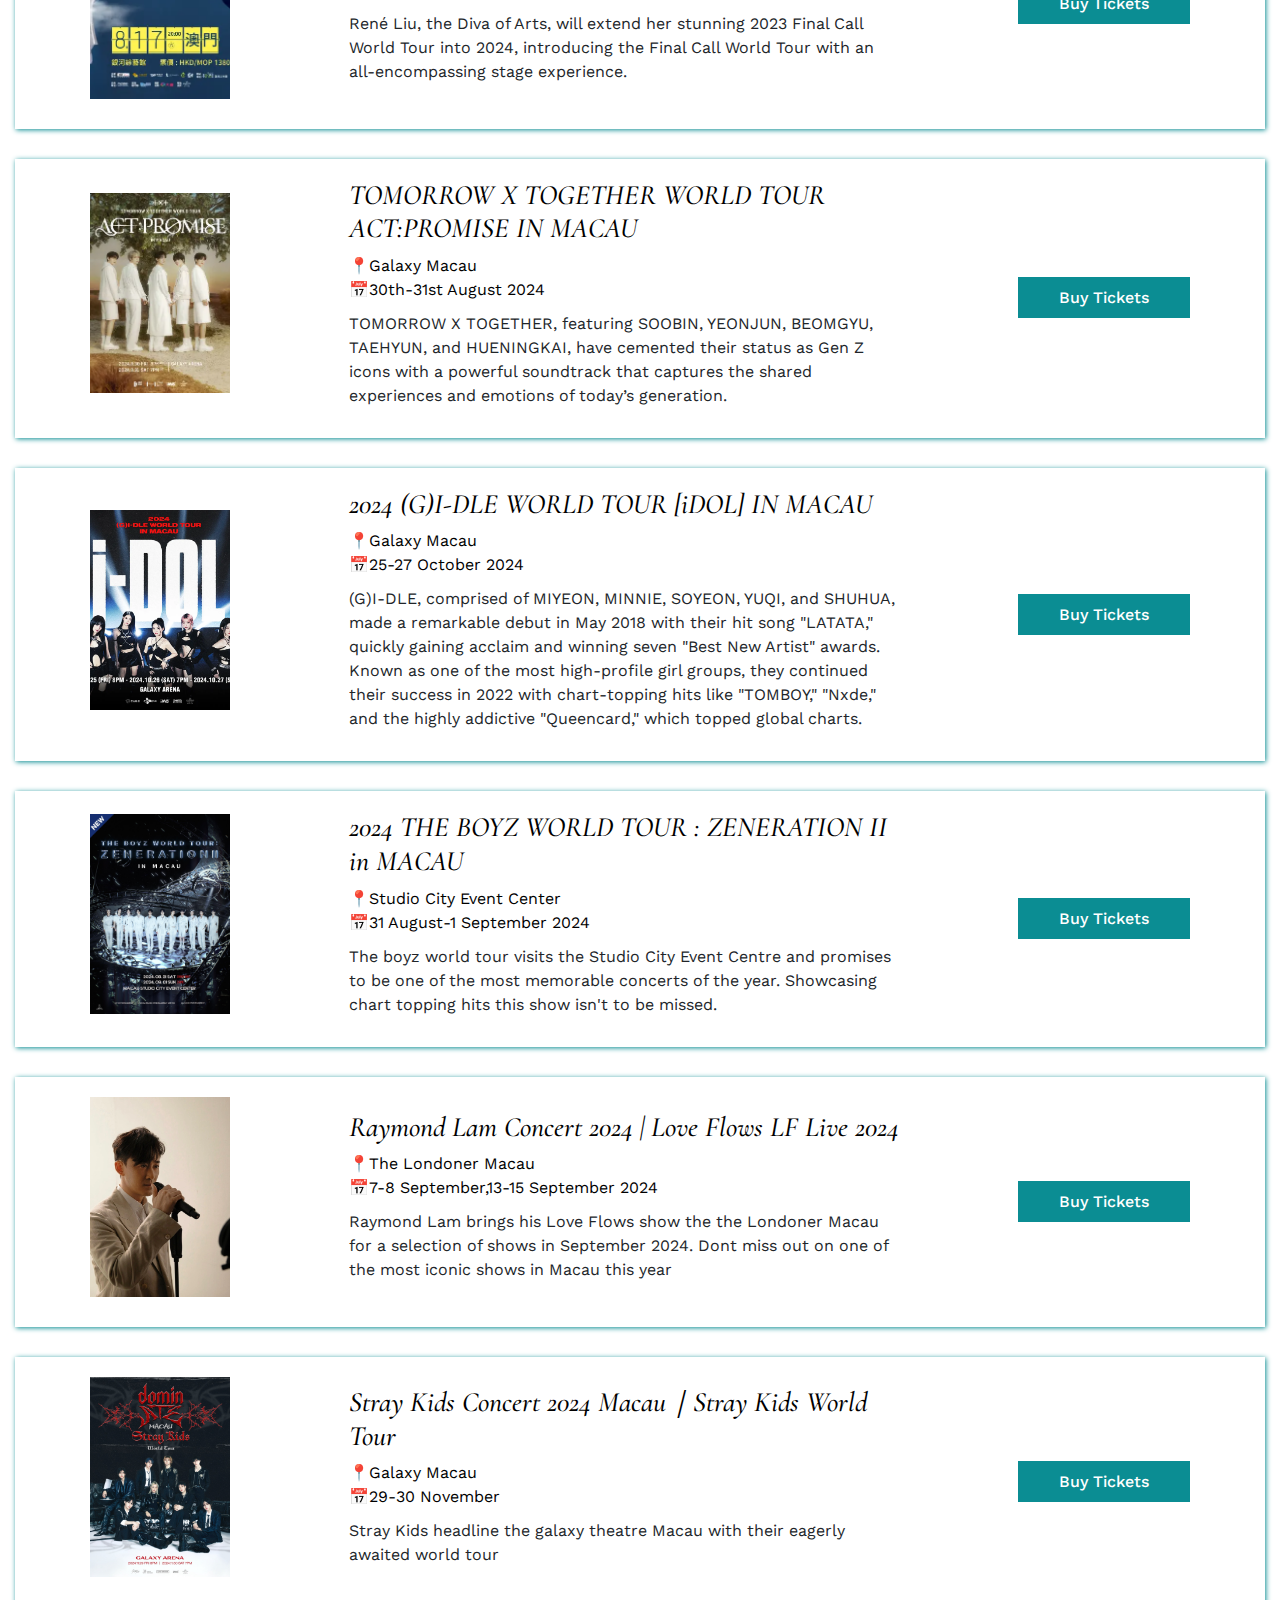
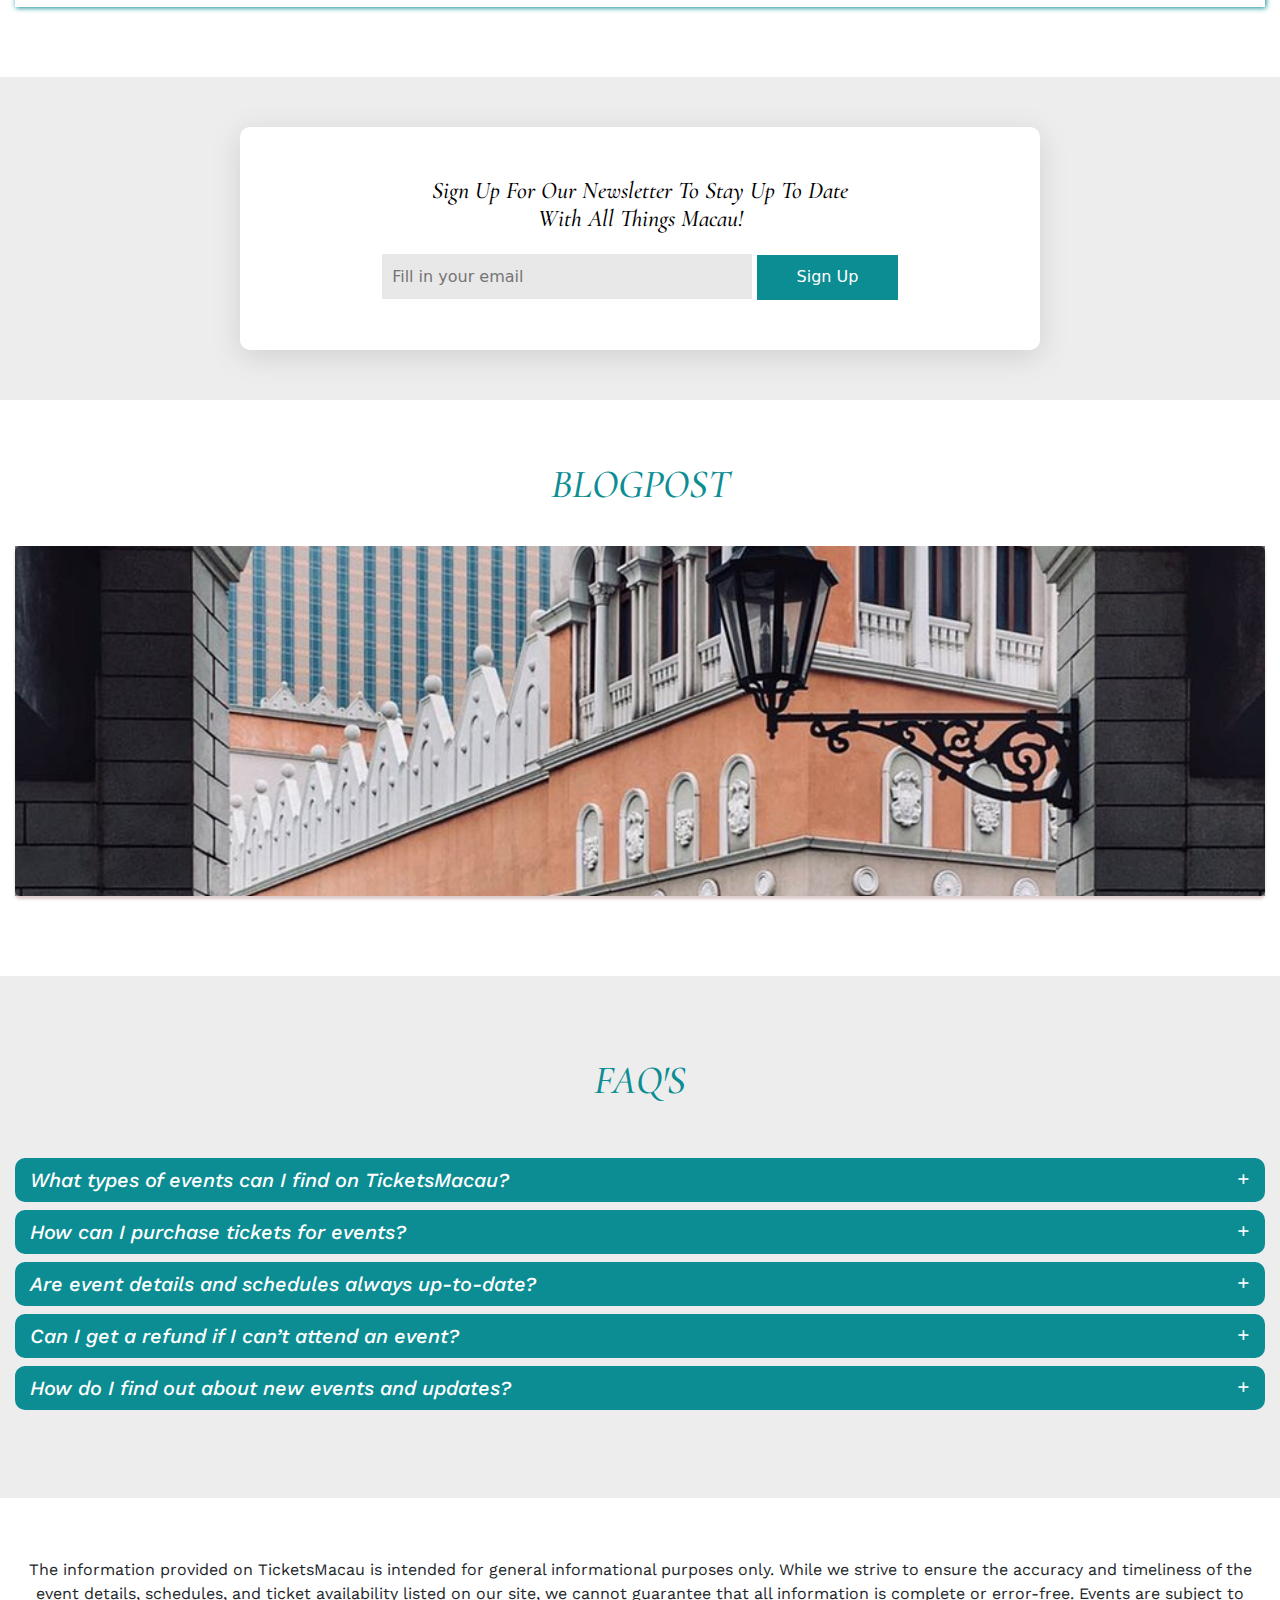
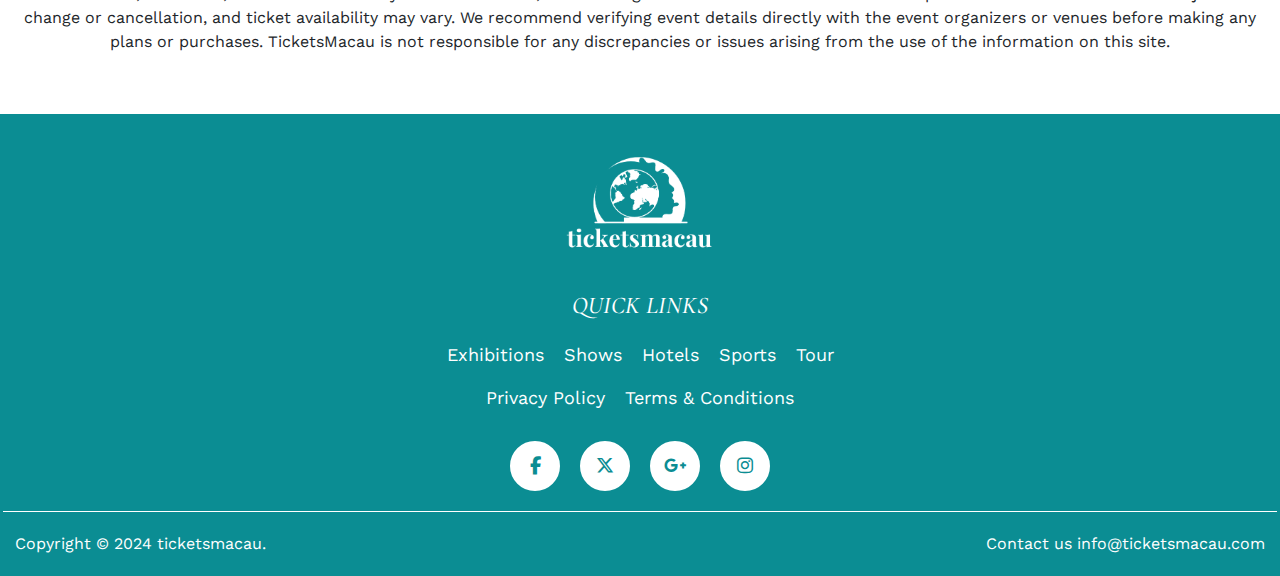
<file: shows.html>
<!DOCTYPE html>
<html lang="en">

<head>
    <meta charset="UTF-8">
    <meta name="viewport" content="width=device-width, initial-scale=1.0">
    <title>Shows</title>
    <link rel="icon" type="image/x-icon" href="img/fav.png">
    <link rel="stylesheet" href="https://cdnjs.cloudflare.com/ajax/libs/font-awesome/6.5.1/css/all.min.css">
    <link rel="stylesheet" href="css/bootstrap.css">
    <link rel="stylesheet" href="css/style.css">
    <link rel="stylesheet" href="css/responsive.css">

</head>

<body>
    <!-- header section start -->
    <header>
        <div class="container">
            <div class="navbar">
                <div class="logo"><a href="index.html"><img src="img/logo.png" alt="logo"></a></div>
                <div class="navlink">
                    <div class="closebutton"><i class="fa fa-times-circle" aria-hidden="true"></i></div>
                    <ul>
                        <li>
                            <a href="exhibitions.html">
                                Exhibitions</a>
                        </li>
                        <li>
                            <a href="shows.html" class="active">Shows</a>
                        </li>
                        <li>
                            <a href="hotel.html">Hotels</a>
                        </li>
                        <li>
                            <a href="sport.html">Sports</a>
                        </li>
                        <li><a href="tour.html">Tour</a></li>
                    </ul>
                </div>
                <div class="open"><i class="fa fa-bars" aria-hidden="true"></i></div>
            </div>
        </div>
    </header>
    <!-- header section start -->
    <!-- banner section start -->
    <div class="shows_banner">
        <div class="container">
            <div class="row">
                <div class="col-12">
                    <div class="banner_box">
                        <h1>Shows</h1>
                        <span>Macau’s Premier Shows</span>
                    </div>
                </div>
            </div>
        </div>
    </div>
    <!-- banner section end -->
    <!-- below section start -->
    <div class="below_banner">
        <div class="container">
            <div class="row">
                <div class="col-lg-6">
                    <div class="para_hotel">
                        <p>Experience the magic of Macau’s entertainment scene with our curated selection of shows
                            and performances. From mesmerizing theatrical productions and spectacular acrobatics to
                            enchanting magic acts, Macau offers a diverse array of world-class entertainment. Whether
                            you're captivated by awe-inspiring stage performances, thrilling circus acts, or the latest
                            in
                            musical innovation, our listings provide all the information you need to find and enjoy the
                            most unforgettable shows in the city. Explore Macau’s live entertainment and secure your
                            tickets to witness extraordinary talent and memorable experiences.
                        </p>
                    </div>
                </div>
                <div class="col-lg-6">
                    <div class="para_hotel">
                        <img src="img/showfashion.jpg" alt="Macau">
                    </div>
                </div>
            </div>
        </div>
    </div>
    <!-- below section end -->

    <div class="thessa_detail">
        <div class="container">
            <div class="row">
                <div class="col-12">
                    <h2>Macau’s Top Shows
                    </h2>
                </div>
                <div class="col-12">
                    <div class="thessa-inner">
                        <div class="img_transition"><img src="img/world.webp" alt="macau"></div>
                        <div class="together"> <a
                                href="https://www.galaxymacau.com/offers/entertainment/gem-i-am-gloria-world-tour-macau/"
                                target="_blank">
                                <h3>G.E.M. I AM GLORIA WORLD TOUR</h3>
                                <span>📍Galaxy Macau</span>
                                <p>📅2nd-11th August 2024</p>
                            </a>
                            <p>G.E.M., the bestselling female artist in Greater China, has officially announced her new
                                world tour concert, "I AM GLORIA."
                            </p>
                        </div>
                        <div class="hotel_btn">
                            <a href="https://www.cityline.com/Events.html" class="button_main" target="_blank">Buy
                                Tickets</a>
                        </div>
                    </div>
                </div>
                <div class="col-12">
                    <div class="thessa-inner">
                        <div class="img_transition"><img src="img/final.webp" alt="macau"></div>
                        <div class="together"> <a
                                href="https://www.galaxymacau.com/offers/entertainment/rene-final-call-2024-live-tour-macau/"
                                target="_blank">
                                <h3>René [Final Call] 2024 Live Tour-Macau</h3>
                                <span>📍Galaxy Macau</span>
                                <p>📅17th August 2024</p>
                            </a>
                            <p>René Liu, the Diva of Arts, will extend her stunning 2023 Final Call World Tour into
                                2024,
                                introducing the Final Call World Tour with an all-encompassing stage experience.
                            </p>
                        </div>
                        <div class="hotel_btn">
                            <a href="https://www.galaxymacau.com/offers/entertainment/rene-final-call-2024-live-tour-macau/"
                                class="button_main" target="_blank">Buy Tickets</a>
                        </div>
                    </div>
                </div>
                <div class="col-12">
                    <div class="thessa-inner">
                        <div class="img_transition"><img src="img/more.webp" alt="macau"></div>
                        <div class="together"><a
                                href="https://www.galaxymacau.com/offers/entertainment/tomorrow-x-together-world-tour-macau/"
                                target="_blank">
                                <h3>TOMORROW X TOGETHER WORLD TOUR ACT:PROMISE IN MACAU </h3>
                                <span>📍Galaxy Macau</span>
                                <p>📅30th-31st August 2024</p>
                            </a>
                            <p>TOMORROW X TOGETHER, featuring SOOBIN, YEONJUN, BEOMGYU, TAEHYUN, and
                                HUENINGKAI, have cemented their status as Gen Z icons with a powerful soundtrack that
                                captures the shared experiences and emotions of today’s generation.</p>
                        </div>
                        <div class="hotel_btn">
                            <a href="https://www.galaxymacau.com/offers/entertainment/tomorrow-x-together-world-tour-macau/"
                                class="button_main" target="_blank">Buy Tickets</a>
                        </div>
                    </div>
                </div>
                <div class="col-12">
                    <div class="thessa-inner">
                        <div class="img_transition"><img src="img/idol.webp" alt="macau"></div>
                        <div class="together"> <a
                                href="https://www.galaxymacau.com/offers/entertainment/2024-gi-dle-world-tour-idol-macau/"
                                target="_blank">
                                <h3>2024 (G)I-DLE WORLD TOUR [iDOL] IN MACAU
                                </h3>
                                <span>📍Galaxy Macau</span>
                                <p>📅25-27 October 2024</p>
                            </a>
                            <p>(G)I-DLE, comprised of MIYEON, MINNIE, SOYEON, YUQI, and SHUHUA, made a
                                remarkable debut in May 2018 with their hit song "LATATA," quickly gaining acclaim and
                                winning seven "Best New Artist" awards. Known as one of the most high-profile girl
                                groups,
                                they continued their success in 2022 with chart-topping hits like "TOMBOY," "Nxde," and
                                the
                                highly addictive "Queencard," which topped global charts.
                            </p>
                        </div>
                        <div class="hotel_btn">
                            <a href="https://www.galaxymacau.com/offers/entertainment/2024-gi-dle-world-tour-idol-macau/"
                                class="button_main" target="_blank">Buy Tickets</a>
                        </div>
                    </div>
                </div>
                <div class="col-12">
                    <div class="thessa-inner">
                        <div class="img_transition"><img src="img/zen.jpg" alt="macau"></div>
                        <div class="together"> <a
                                href="https://www.klook.com/event-detail/101024001-2024-the-boyz-macau/?spm=Event_Vertical.AllEvent_LIST&clickId=0283573a4f"
                                target="_blank">
                                <h3>2024 THE BOYZ WORLD TOUR : ZENERATION II in MACAU
                                </h3>
                                <span>📍Studio City Event Center</span>
                                <p>📅31 August-1 September 2024</p>
                            </a>
                            <p>The boyz world tour visits the Studio City Event Centre and promises to be one of the
                                most
                                memorable concerts of the year. Showcasing chart topping hits this show isn't to be
                                missed.</p>
                        </div>
                        <div class="hotel_btn">
                            <a href="https://www.klook.com/event-detail/101024001-2024-the-boyz-macau/?spm=Event_Vertical.AllEvent_LIST&clickId=0283573a4f"
                                class="button_main" target="_blank">Buy Tickets</a>
                        </div>
                    </div>
                </div>
                <div class="col-12">
                    <div class="thessa-inner">
                        <div class="img_transition"><img src="img/sing.webp" alt="macau"></div>
                        <div class="together"> <a
                                href="https://www.londonermacao.com/macau-events-shows/linfeng-2024.html#:~:text=Famous%20Hong%20Kong%20singer%20and,and%2013%2D15%2C%202024."
                                target="_blank">
                                <h3>Raymond Lam Concert 2024 | Love Flows LF Live 2024</h3>
                                <span>📍The Londoner Macau
                                </span>
                                <p>📅7-8 September,13-15 September 2024</p>
                            </a>
                            <p>Raymond Lam brings his Love Flows show the the Londoner Macau for a selection of shows
                                in September 2024. Dont miss out on one of the most iconic shows in Macau this year</p>
                        </div>
                        <div class="hotel_btn">
                            <a href="https://www.londonermacao.com/macau-events-shows/linfeng-2024.html#:~:text=Famous%20Hong%20Kong%20singer%20and,and%2013%2D15%2C%202024."
                                class="button_main" target="_blank">Buy Tickets</a>
                        </div>
                    </div>
                </div>
                <div class="col-12">
                    <div class="thessa-inner">
                        <div class="img_transition"><img src="img/stray.jpg" alt="macau"></div>
                        <div class="together"> <a
                                href="https://www.klook.com/event-detail/101025451-2024-straykids-macau/?spm=Event_Vertical.AllEvent_LIST&clickId=401f9150ef"
                                target="_blank">
                                <h3>Stray Kids Concert 2024 Macau｜Stray Kids World Tour
                                </h3>
                                <span>📍Galaxy Macau</span>
                                <p>📅29-30 November</p>
                            </a>
                            <p>Stray Kids headline the galaxy theatre Macau with their eagerly awaited world tour
                            </p>

                        </div>
                        <div class="hotel_btn">
                            <a href="https://www.klook.com/event-detail/101025451-2024-straykids-macau/?spm=Event_Vertical.AllEvent_LIST&clickId=401f9150ef"
                                class="button_main" target="_blank">Buy Tickets</a>
                        </div>
                    </div>
                </div>
            </div>
        </div>
    </div>
    <!-- events section end -->
    <section class="newsletter">
        <div class="container">
            <div class="newsletter-wrap">
                <div class="newsletter-heading">
                    <h4>Sign Up For Our Newsletter To Stay Up To Date With All Things Macau!</h4>
                </div>
                <div class="news-form">
                    <input type="email" placeholder="Fill in your email">
                    <button>Sign Up</button>
                </div>
            </div>
        </div>
    </section>
    <!-- about us section start -->
    <section class="affordable">
        <div class="container">
            <div class="row">
                <div class="col-12">
                    <h2>Blogpost</h2>
                </div>
                <div class="col-12">
                    <div class="text_wrapper blog_three">
                        <a href="blog4.html">
                            <h2>Exploring the Rich History of Macau: A Journey Through Time
                            </h2>
                        </a>
                        <span><a href="blog4.html">View
                                More</a></span>
                    </div>
                </div>

            </div>

        </div>
    </section>
    <!-- about us section end -->
    <!-- accordian section start -->
    <div class="hotel_accordian">
        <div class="container">
            <div class="panel-group" id="accordion" role="tablist" aria-multiselectable="true">
                <h2 class="mb-4">FAQ'S</h2>
                <div class="panel panel-default">
                    <div class="panel-heading" role="tab" id="headingOne">
                        <h4 class="panel-title">
                            <a role="button" data-toggle="collapse" data-parent="#accordion" href="#collapseOne"
                                aria-expanded="false" aria-controls="collapseOne">
                                What types of events can I find on TicketsMacau?</a>
                        </h4>
                    </div>
                    <div id="collapseOne" class="panel-collapse collapse in" role="tabpanel"
                        aria-labelledby="headingOne">
                        <div class="panel-body">
                            You can find a wide range of events, including concerts, theatrical performances, casino
                            tournaments, and cultural tours, all hosted in Macau’s premier venues.</div>
                    </div>
                </div>
                <div class="panel panel-default">
                    <div class="panel-heading" role="tab" id="headingTwo">
                        <h4 class="panel-title">
                            <a class="collapsed" role="button" data-toggle="collapse" data-parent="#accordion"
                                href="#collapseTwo" aria-expanded="false" aria-controls="collapseTwo">
                                How can I purchase tickets for events?
                            </a>
                        </h4>
                    </div>
                    <div id="collapseTwo" class="panel-collapse collapse" role="tabpanel" aria-labelledby="headingTwo">
                        <div class="panel-body">
                            Tickets can be purchased through our site by following the event links to the respective
                            ticKeting platforms or directly through event organizers.

                        </div>
                    </div>
                </div>
                <div class="panel panel-default">
                    <div class="panel-heading" role="tab" id="headingThree">
                        <h4 class="panel-title">
                            <a class="collapsed" role="button" data-toggle="collapse" data-parent="#accordion"
                                href="#collapseThree" aria-expanded="false" aria-controls="collapseThree">
                                Are event details and schedules always up-to-date?

                            </a>
                        </h4>
                    </div>
                    <div id="collapseThree" class="panel-collapse collapse" role="tabpanel"
                        aria-labelledby="headingThree">
                        <div class="panel-body">
                            We strive to provide accurate and current information, but event details and schedules may
                            change. We recommend checking directly with the event organizers for the latest updates.
                        </div>
                    </div>
                </div>
                <div class="panel panel-default">
                    <div class="panel-heading" role="tab" id="headingfour">
                        <h4 class="panel-title">
                            <a class="collapsed" role="button" data-toggle="collapse" data-parent="#accordion"
                                href="#collapsefour" aria-expanded="false" aria-controls="collapsefour">
                                Can I get a refund if I can’t attend an event?
                            </a>
                        </h4>
                    </div>
                    <div id="collapsefour" class="panel-collapse collapse" role="tabpanel"
                        aria-labelledby="headingfour">
                        <div class="panel-body">
                            Refund policies vary by event and ticketing provider. Please review the terms and conditions
                            at the time of purchase and contact the ticketing provider for assistance with refunds or
                            exchanges.</div>
                    </div>
                </div>
                <div class="panel panel-default">
                    <div class="panel-heading" role="tab" id="headingfive">
                        <h4 class="panel-title">
                            <a class="collapsed" role="button" data-toggle="collapse" data-parent="#accordion"
                                href="#collapsefive" aria-expanded="false" aria-controls="collapsefive">
                                How do I find out about new events and updates?
                            </a>
                        </h4>
                    </div>
                    <div id="collapsefive" class="panel-collapse collapse" role="tabpanel"
                        aria-labelledby="headingfive">
                        <div class="panel-body">
                            Stay updated by subscribing to our newsletter or following our social media channels for the
                            latest news and announcements on upcoming events in Macau.
                        </div>
                    </div>
                </div>
            </div>
        </div>
    </div>
    <!-- below section start -->
    <div class="below">
        <div class="container">
            <div class="row">
                <div class="col-12">
                    <p>The information provided on TicketsMacau is intended for general informational purposes only.
                        While we strive to ensure the
                        accuracy and timeliness of the event details, schedules, and ticket availability listed on our
                        site, we cannot guarantee that all
                        information is complete or error-free. Events are subject to change or cancellation, and ticket
                        availability may vary. We
                        recommend verifying event details directly with the event organizers or venues before making any
                        plans or purchases.
                        TicketsMacau is not responsible for any discrepancies or issues arising from the use of the
                        information on this site.</p>
                </div>
            </div>
        </div>
    </div>
    <!-- below section end -->
    <!--footer start-->
    <footer class="footer_section">
        <div class="container">
            <div class="row">
                <div class="col-12">
                    <div class="footer_inner">
                        <a href="index.html"><img src="img/logo.png" class="img-fluid" alt="logo"></a>
                    </div>
                </div>
                <div class="col-12">
                    <div class="footer_inner">
                        <h3>QUICK LINKS</h3>
                        <ul>
                            <li>
                                <a href="exhibitions.html">
                                    Exhibitions</a>
                            </li>
                            <li>
                                <a href="shows.html">
                                    Shows</a>
                            </li>
                            <li>
                                <a href="hotel.html">Hotels</a>
                            </li>
                            <li>
                                <a href="sport.html">Sports</a>
                            </li>
                            <li><a href="tour.html">Tour</a></li>
                        </ul>
                    </div>
                </div>
                <div class="col-12">
                    <div class="footer_inner mt-3">
                        <ul>
                            <li>
                                <a href="privacy.html">
                                    Privacy Policy</a>
                            </li>
                            <li>
                                <a href="terms.html">
                                    Terms & Conditions</a>
                            </li>
                        </ul>
                    </div>
                </div>
                <div class="col-12">
                    <div class="footer_inner footer_inners">
                        <div class="social_profile">
                            <ul>
                                <li><a href="#"><i class="fa-brands fa-facebook-f"></i></a></li>
                                <li><a href="#"><i class="fa-brands fa-x-twitter"></i></a></li>
                                <li><a href="#"><i class="fa-brands fa-google-plus-g"></i></a></li>
                                <li><a href="#"><i class="fa-brands fa-instagram"></i></a></li>

                            </ul>
                        </div>
                    </div>
                </div>
                <div class="col-12 copyright_sec">
                    <p class="copyright">Copyright © 2024 <a href="index.html">ticketsmacau</a>.</p>
                    <p>Contact us <a href="mailto:info@ticketsmacau.com">info@ticketsmacau.com</a></p>
                </div>
            </div>
        </div>
    </footer>
    <!-- footer end-->
    <script src="https://cdnjs.cloudflare.com/ajax/libs/jquery/2.2.2/jquery.min.js"></script>
    <script src="javascript/slick.js"></script>
    <script src="https://maxcdn.bootstrapcdn.com/bootstrap/4.1.3/js/bootstrap.min.js"></script>
    <script src="javascript/custom.js"></script>
    <script>
        $(document).ready(function () {
            $(".open").click(function () {
                $("body").addClass("toggle");
            });
        });
        $(document).ready(function () {
            $(".closebutton").click(function () {
                $("body").removeClass("toggle");
            });
        });
    </script>
</body>

</html>
</file>
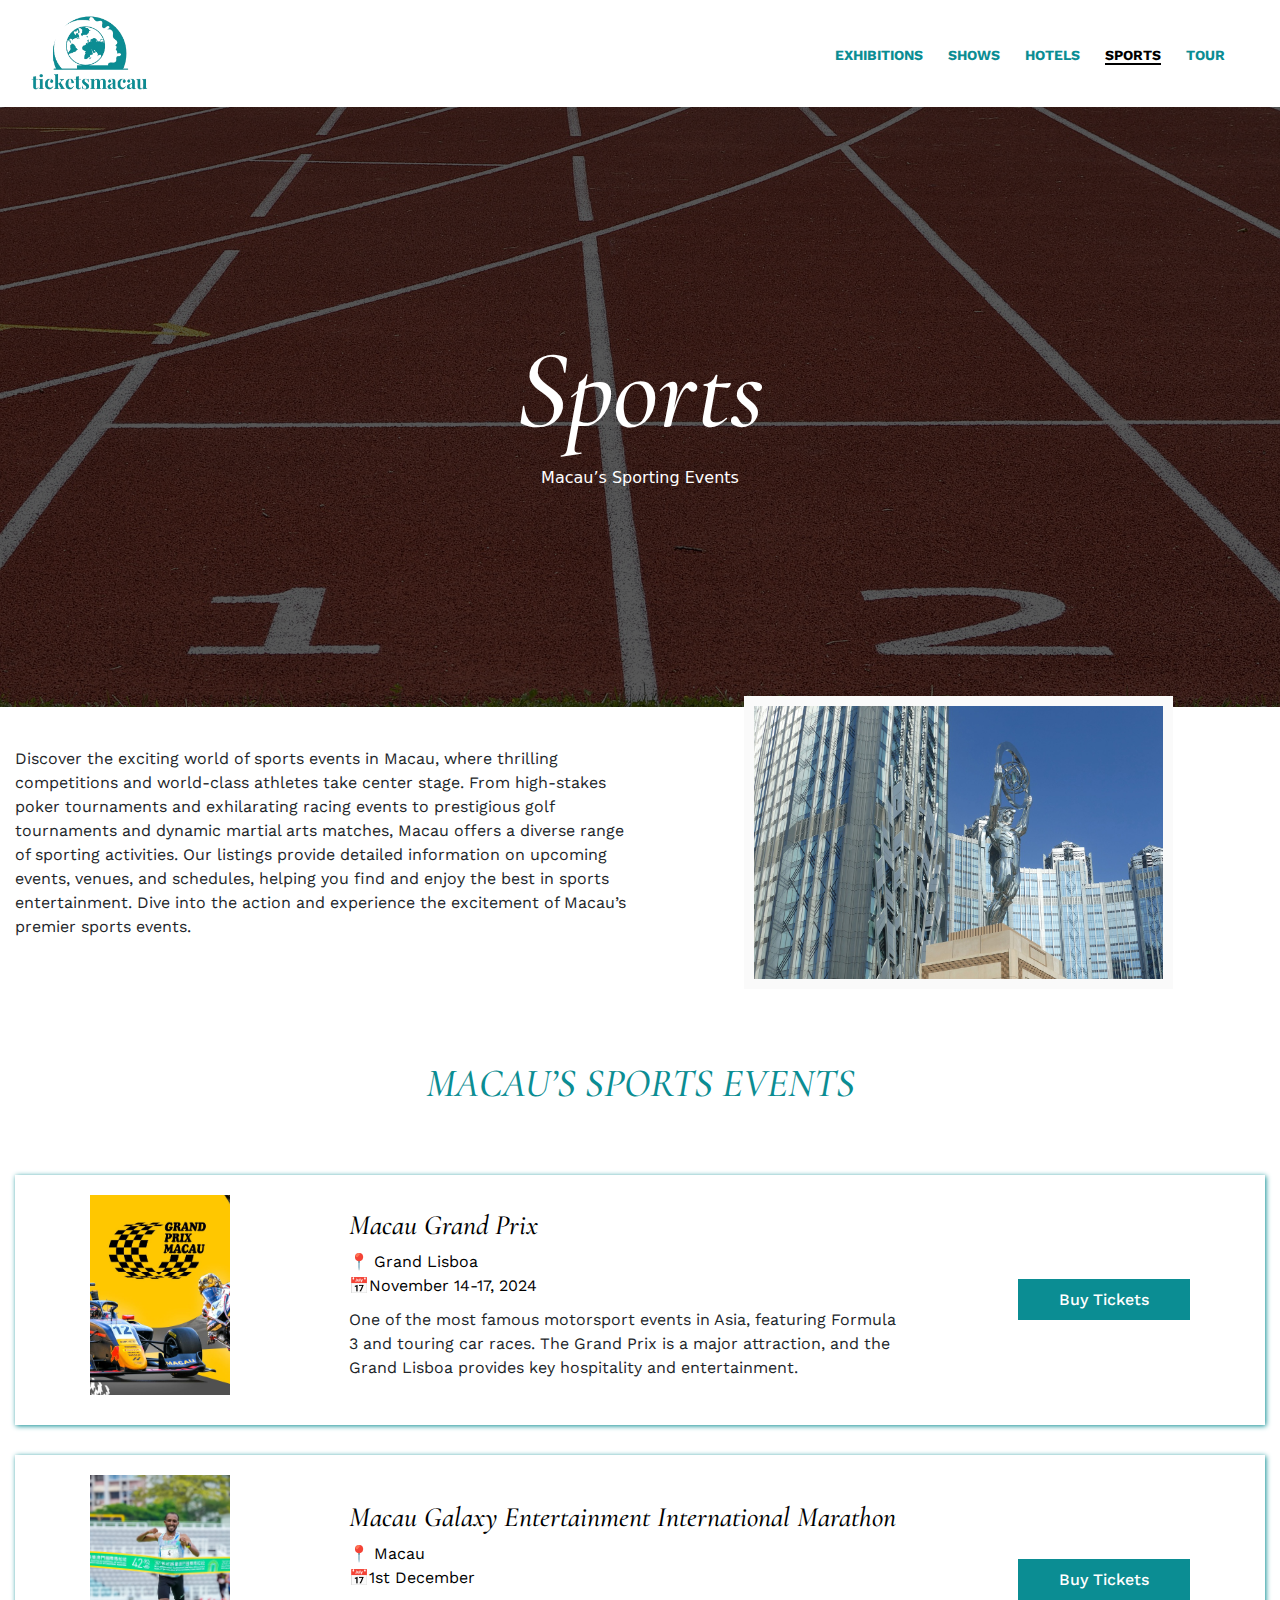
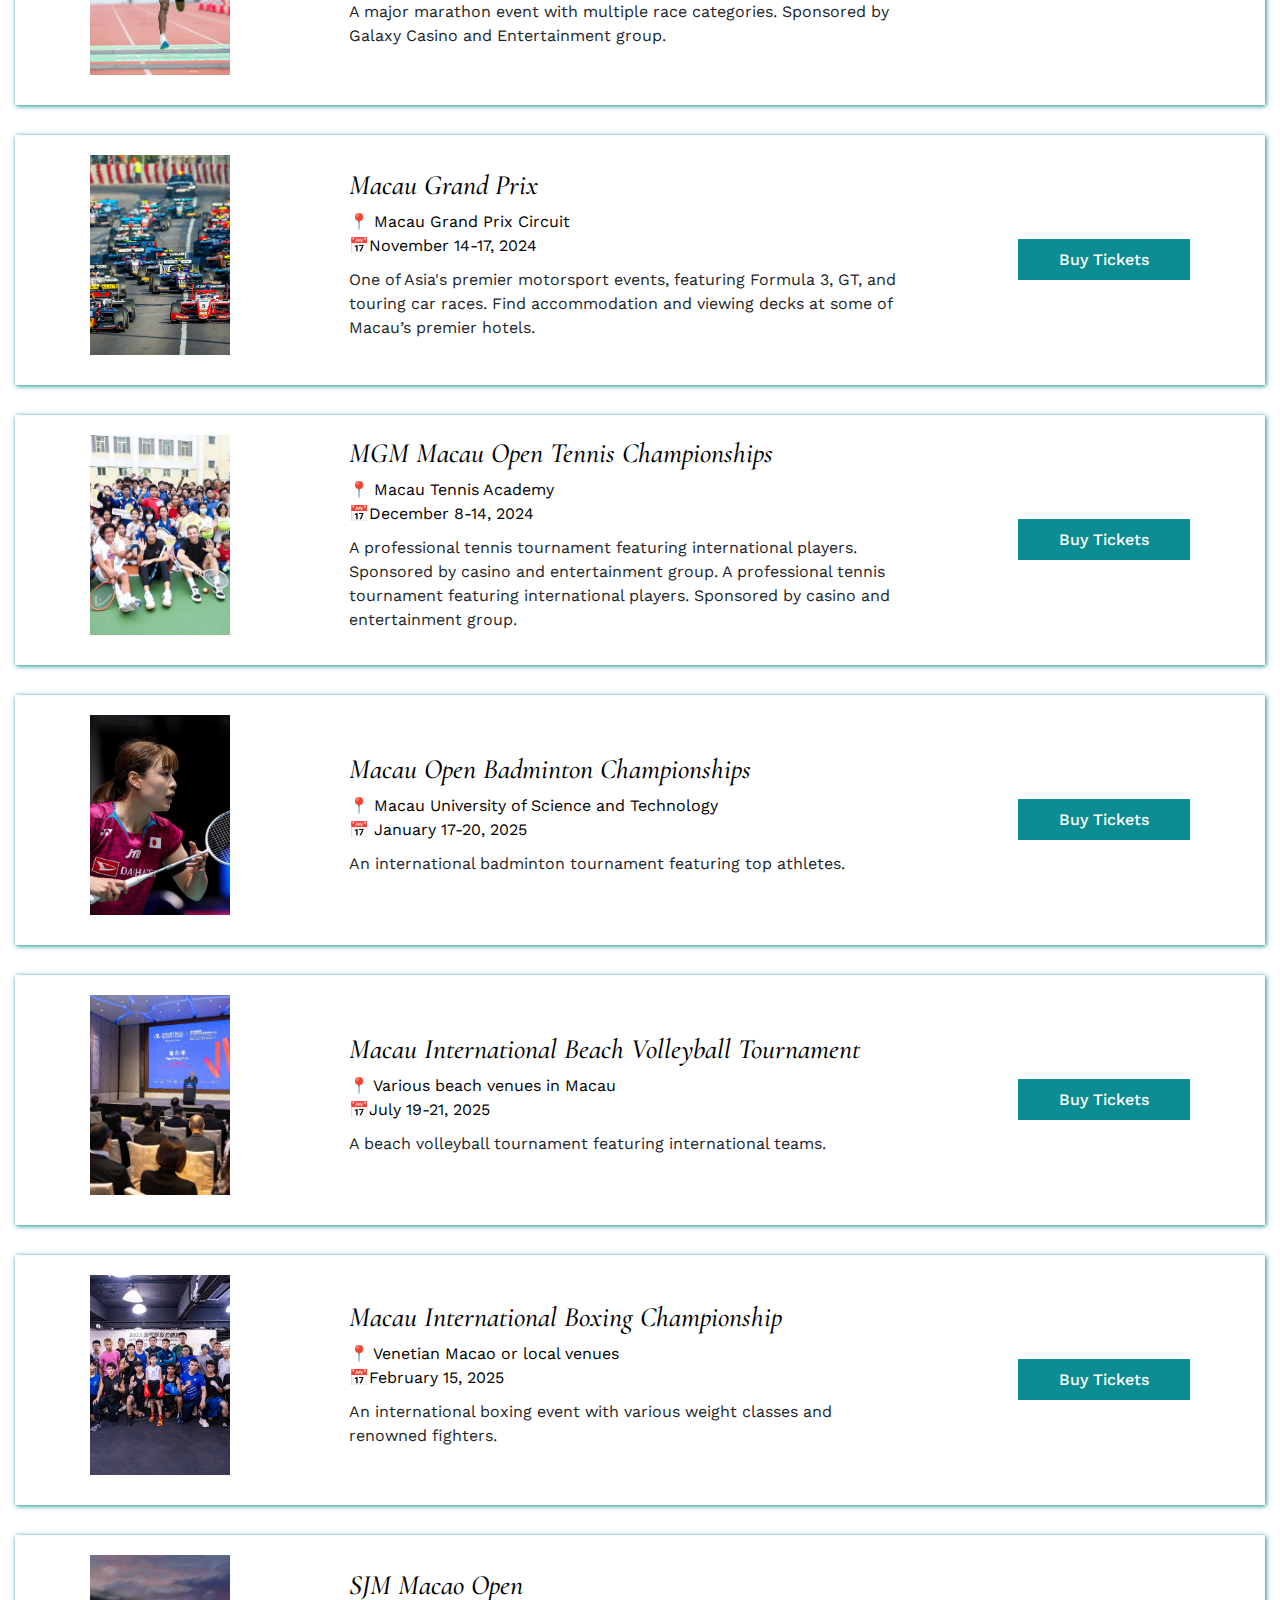
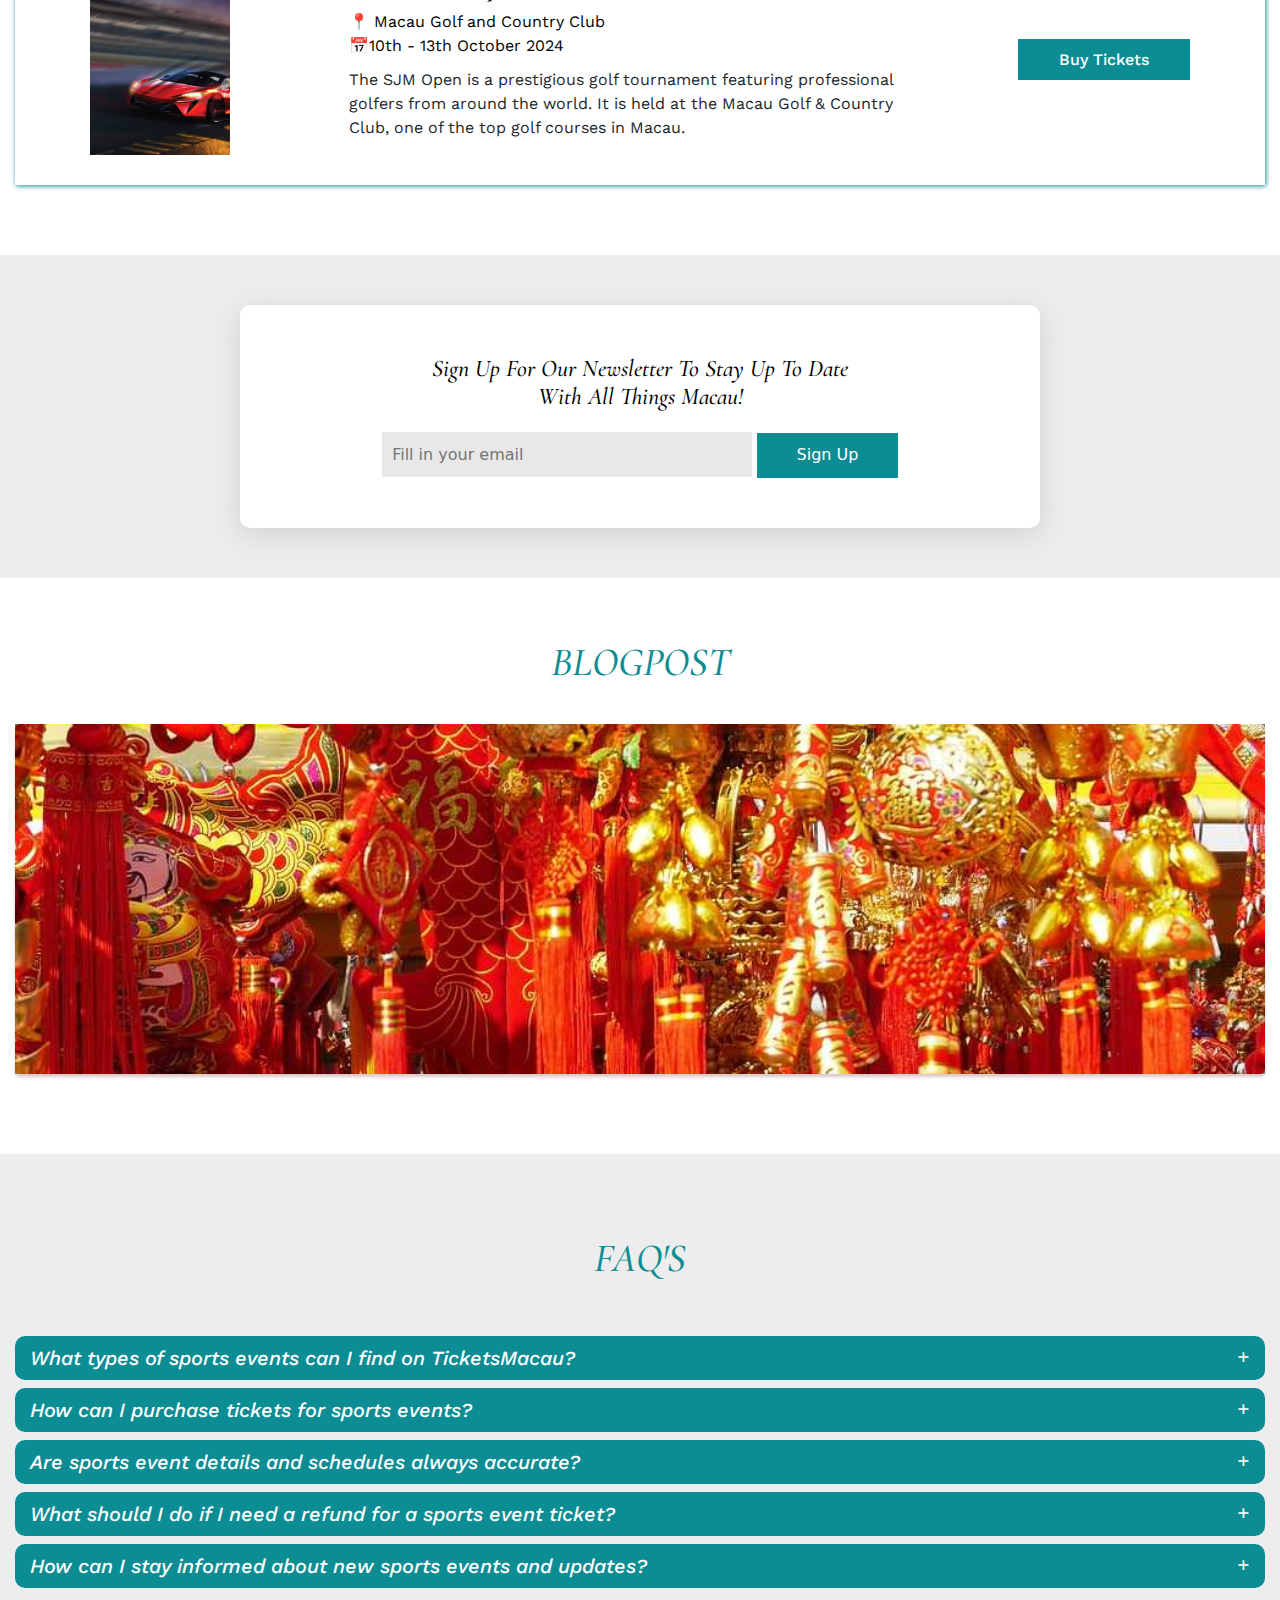
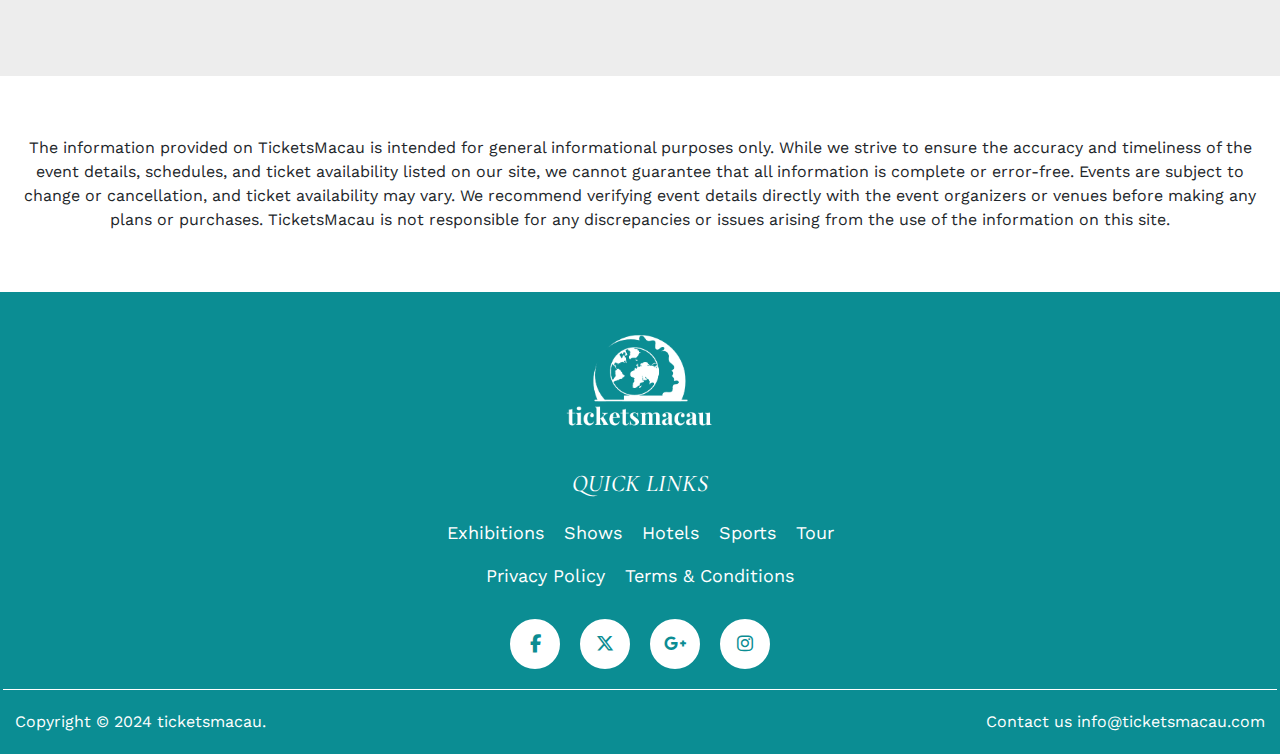
<file: sport.html>
<!DOCTYPE html>
<html lang="en">

<head>
    <meta charset="UTF-8">
    <meta name="viewport" content="width=device-width, initial-scale=1.0">
    <title>Sports</title>
    <link rel="icon" type="image/x-icon" href="img/fav.png">
    <link rel="stylesheet" href="https://cdnjs.cloudflare.com/ajax/libs/font-awesome/6.5.1/css/all.min.css">
    <link rel="stylesheet" href="css/bootstrap.css">
    <link rel="stylesheet" href="css/style.css">
    <link rel="stylesheet" href="css/responsive.css">

</head>

<body>
    <!-- header section start -->
    <header>
        <div class="container">
            <div class="navbar">
                <div class="logo"><a href="index.html"><img src="img/logo.png" alt="logo"></a></div>
                <div class="navlink">
                    <div class="closebutton"><i class="fa fa-times-circle" aria-hidden="true"></i></div>
                    <ul>
                        <li>
                            <a href="exhibitions.html">
                                Exhibitions</a>
                        </li>
                        <li>
                            <a href="shows.html">
                                Shows</a>
                        </li>
                        <li>
                            <a href="hotel.html">Hotels</a>
                        </li>
                        <li>
                            <a href="sport.html" class="active">Sports</a>
                        </li>
                        <li><a href="tour.html">Tour</a></li>
                    </ul>
                </div>
                <div class="open"><i class="fa fa-bars" aria-hidden="true"></i></div>
            </div>
        </div>
    </header>
    <!-- header section start -->
    <!-- banner section start -->
    <div class="sports_banner">
        <div class="container">
            <div class="row">
                <div class="col-12">
                    <div class="banner_box">
                        <h1>Sports</h1>
                        <span>Macau’s Sporting Events</span>
                    </div>
                </div>
            </div>
        </div>
    </div>
    <!-- banner section end -->
    <!-- below section start -->
    <div class="below_banner">
        <div class="container">
            <div class="row">
                <div class="col-lg-6">
                    <div class="para_hotel">
                        <p>Discover the exciting world of sports events in Macau, where thrilling competitions and
                            world-class athletes take center stage. From high-stakes poker tournaments and exhilarating
                            racing events to prestigious golf tournaments and dynamic martial arts matches, Macau
                            offers a diverse range of sporting activities. Our listings provide detailed information on
                            upcoming events, venues, and schedules, helping you find and enjoy the best in sports
                            entertainment. Dive into the action and experience the excitement of Macau’s premier sports
                            events.</p>
                    </div>
                </div>
                <div class="col-lg-6">
                    <div class="para_hotel">
                        <img src="img/sportaside.jpg" alt="Macau">
                    </div>
                </div>
            </div>
        </div>
    </div>
    <!-- below section end -->

    <div class="thessa_detail">
        <div class="container">
            <div class="row">
                <div class="col-12">
                    <h2>Macau’s Sports Events</h2>
                </div>
                <div class="col-12">
                    <div class="thessa-inner">
                        <div class="img_transition"><img src="img/prix.jpg" alt="macau"></div>
                        <div class="together"> <a href="https://www.macau.grandprix.gov.mo/en/ticket-info"
                                target="_blank">
                                <h3>Macau Grand Prix</h3>
                                <span>📍 Grand Lisboa</span>
                                <p>📅November 14-17, 2024</p>
                            </a>
                            <p>One of the most famous motorsport events in Asia, featuring Formula 3 and touring car
                                races. The Grand Prix is a major attraction, and the Grand Lisboa provides key
                                hospitality
                                and entertainment.
                            </p>
                        </div>
                        <div class="hotel_btn">
                            <a href="https://www.macau.grandprix.gov.mo/en/ticket-info" class="button_main"
                                target="_blank">Buy
                                Tickets</a>
                        </div>
                    </div>
                </div>
                <div class="col-12">
                    <div class="thessa-inner">
                        <div class="img_transition"><img src="img/l.jfif" alt="macau"></div>
                        <div class="together"> <a
                                href="https://worldsmarathons.com/marathon/macau-international-marathon"
                                target="_blank">
                                <h3>Macau Galaxy Entertainment International Marathon</h3>
                                <span>📍 Macau</span>
                                <p>📅1st December</p>
                            </a>
                            <p>A major marathon event with multiple race categories. Sponsored by Galaxy Casino and
                                Entertainment group.
                            </p>
                        </div>
                        <div class="hotel_btn">
                            <a href="https://worldsmarathons.com/marathon/macau-international-marathon"
                                class="button_main" target="_blank">Buy Tickets</a>
                        </div>
                    </div>
                </div>
                <div class="col-12">
                    <div class="thessa-inner">
                        <div class="img_transition"><img src="img/grand.jpg" alt="macau"></div>
                        <div class="together"> <a href="https://www.macau.grandprix.gov.mo/en/" target="_blank">
                                <h3>Macau Grand Prix</h3>
                                <span>📍 Macau Grand Prix Circuit</span>
                                <p>📅November 14-17, 2024</p>
                            </a>
                            <p>One of Asia's premier motorsport events, featuring Formula 3, GT, and touring car races.
                                Find accommodation and viewing decks at some of Macau’s premier hotels.
                            </p>
                        </div>
                        <div class="hotel_btn">
                            <a href="https://www.macau.grandprix.gov.mo/en/" class="button_main" target="_blank">Buy
                                Tickets</a>
                        </div>
                    </div>
                </div>
                <div class="col-12">
                    <div class="thessa-inner">
                        <div class="img_transition"><img src="img/tenis.jpg" alt="macau"></div>
                        <div class="together"> <a href="https://www.mgmmacautennis.com/2023/en/news-20231113/"
                                target="_blank">
                                <h3>MGM Macau Open Tennis Championships</h3>
                                <span>📍 Macau Tennis Academy</span>
                                <p>📅December 8-14, 2024</p>
                            </a>
                            <p>A professional tennis tournament featuring international players. Sponsored by casino and
                                entertainment group.
                                A professional tennis tournament featuring international players. Sponsored by casino
                                and
                                entertainment group.</p>
                        </div>
                        <div class="hotel_btn">
                            <a href="https://www.mgmmacautennis.com/2023/en/news-20231113/" class="button_main"
                                target="_blank">Buy
                                Tickets</a>
                        </div>
                    </div>
                </div>
                <div class="col-12">
                    <div class="thessa-inner">
                        <div class="img_transition"><img src="img/badminton.jpg" alt="macau"></div>
                        <div class="together"> <a
                                href="https://bwfworldtour.bwfbadminton.com/news-single/2023/11/15/the-macau-open-returns"
                                target="_blank">
                                <h3>Macau Open Badminton Championships
                                </h3>
                                <span>📍 Macau University of Science and Technology</span>
                                <p>📅 January 17-20, 2025</p>
                            </a>
                            <p>An international badminton tournament featuring top athletes.
                            </p>
                        </div>
                        <div class="hotel_btn">
                            <a href="https://bwfworldtour.bwfbadminton.com/news-single/2023/11/15/the-macau-open-returns"
                                class="button_main" target="_blank">Buy Tickets</a>
                        </div>
                    </div>
                </div>
                <div class="col-12">
                    <div class="thessa-inner">
                        <div class="img_transition"><img src="img/volley.jpeg" alt="macau"></div>
                        <div class="together"> <a href="https://www.gov.mo/en/news/332232/" target="_blank">
                                <h3>Macau International Beach Volleyball Tournament
                                </h3>
                                <span>📍 Various beach venues in Macau
                                </span>
                                <p>📅July 19-21, 2025</p>
                            </a>
                            <p>A beach volleyball tournament featuring international teams.</p>
                        </div>
                        <div class="hotel_btn">
                            <a href="https://www.gov.mo/en/news/332232/" class="button_main" target="_blank">Buy
                                Tickets</a>
                        </div>
                    </div>
                </div>
                <div class="col-12">
                    <div class="thessa-inner">
                        <div class="img_transition"><img src="img/boxing.jpg" alt="macau"></div>
                        <div class="together"> <a href="http://www.asbcnews.org/macau-issued-its-boxing-plans-for-2024/"
                                target="_blank">
                                <h3>Macau International Boxing Championship
                                </h3>
                                <span>📍 Venetian Macao or local venues</span>
                                <p>📅February 15, 2025</p>
                            </a>
                            <p>An international boxing event with various weight classes and renowned fighters.
                            </p>

                        </div>
                        <div class="hotel_btn">
                            <a href="http://www.asbcnews.org/macau-issued-its-boxing-plans-for-2024/"
                                class="button_main" target="_blank">Buy
                                Tickets</a>
                        </div>
                    </div>
                </div>
                <div class="col-12">
                    <div class="thessa-inner">
                        <div class="img_transition"><img src="img/carsport.jpg" alt="macau"></div>
                        <div class="together"> <a
                                href="https://www.asiantour.com/tournament/SJ24/2024"
                                target="_blank">
                                <h3>SJM Macao Open</h3>
                                <span>📍 Macau Golf and Country Club
                                </span>
                                <p>📅10th - 13th October 2024
                                </p>
                            </a>
                            <p>The SJM Open is a prestigious golf tournament featuring professional golfers from around
                                the world. It is held at the Macau Golf & Country Club, one of the top golf courses in
                                Macau.
                            </p>

                        </div>
                        <div class="hotel_btn">
                            <a href="https://www.asiantour.com/tournament/SJ24/2024"
                                class="button_main" target="_blank">Buy
                                Tickets</a>
                        </div>
                    </div>
                </div>
            </div>
        </div>
    </div>
    <!-- events section end -->
    <section class="newsletter">
        <div class="container">
            <div class="newsletter-wrap">
                <div class="newsletter-heading">
                    <h4>Sign Up For Our Newsletter To Stay Up To Date With All Things Macau!</h4>
                </div>
                <div class="news-form">
                    <input type="email" placeholder="Fill in your email">
                    <button>Sign Up</button>
                </div>
            </div>
        </div>
    </section>
    <!-- about us section start -->
    <section class="affordable">
        <div class="container">
            <div class="row">
                <div class="col-12">
                    <h2>Blogpost</h2>
                </div>
                <div class="col-12">
                    <div class="text_wrapper blog_five">
                        <a href="blog5.html">
                            <h2>The Cultural Tapestry of Macau: A Fusion of Traditions
                            </h2>
                        </a>
                        <span><a href="blog5.html">View
                                More</a></span>
                    </div>
                </div>

            </div>

        </div>
    </section>
    <!-- about us section end -->
    <!-- accordian section start -->
    <div class="hotel_accordian">
        <div class="container">
            <div class="panel-group" id="accordion" role="tablist" aria-multiselectable="true">
                <h2 class="mb-4">FAQ'S</h2>
                <div class="panel panel-default">
                    <div class="panel-heading" role="tab" id="headingOne">
                        <h4 class="panel-title">
                            <a role="button" data-toggle="collapse" data-parent="#accordion" href="#collapseOne"
                                aria-expanded="false" aria-controls="collapseOne">
                                What types of sports events can I find on TicketsMacau?</a>
                        </h4>
                    </div>
                    <div id="collapseOne" class="panel-collapse collapse in" role="tabpanel"
                        aria-labelledby="headingOne">
                        <div class="panel-body">
                            Our listings feature a variety of sports events, including poker tournaments, racing events,
                            golf tournaments, and martial arts matches, all held at top venues in Macau.
                        </div>
                    </div>
                </div>
                <div class="panel panel-default">
                    <div class="panel-heading" role="tab" id="headingTwo">
                        <h4 class="panel-title">
                            <a class="collapsed" role="button" data-toggle="collapse" data-parent="#accordion"
                                href="#collapseTwo" aria-expanded="false" aria-controls="collapseTwo">
                                How can I purchase tickets for sports events?</a>
                        </h4>
                    </div>
                    <div id="collapseTwo" class="panel-collapse collapse" role="tabpanel" aria-labelledby="headingTwo">
                        <div class="panel-body">
                            You can purchase tickets by following the links provided on our site to the respective
                            ticketing platforms or directly through event organizers.
                        </div>
                    </div>
                </div>
                <div class="panel panel-default">
                    <div class="panel-heading" role="tab" id="headingThree">
                        <h4 class="panel-title">
                            <a class="collapsed" role="button" data-toggle="collapse" data-parent="#accordion"
                                href="#collapseThree" aria-expanded="false" aria-controls="collapseThree">
                                Are sports event details and schedules always accurate?</a>
                        </h4>
                    </div>
                    <div id="collapseThree" class="panel-collapse collapse" role="tabpanel"
                        aria-labelledby="headingThree">
                        <div class="panel-body">
                            We aim to provide up-to-date information, but event details and schedules may change. For
                            the latest updates, please check directly with the event organizers.</div>
                    </div>
                </div>
                <div class="panel panel-default">
                    <div class="panel-heading" role="tab" id="headingfour">
                        <h4 class="panel-title">
                            <a class="collapsed" role="button" data-toggle="collapse" data-parent="#accordion"
                                href="#collapsefour" aria-expanded="false" aria-controls="collapsefour">
                                What should I do if I need a refund for a sports event ticket?
                            </a>
                        </h4>
                    </div>
                    <div id="collapsefour" class="panel-collapse collapse" role="tabpanel"
                        aria-labelledby="headingfour">
                        <div class="panel-body">
                            Refund policies vary by event and ticketing provider. Please review the terms and conditions
                            at the time of purchase and contact the ticketing provider for assistance with refunds or
                            exchanges.</div>
                    </div>
                </div>
                <div class="panel panel-default">
                    <div class="panel-heading" role="tab" id="headingfive">
                        <h4 class="panel-title">
                            <a class="collapsed" role="button" data-toggle="collapse" data-parent="#accordion"
                                href="#collapsefive" aria-expanded="false" aria-controls="collapsefive">
                                How can I stay informed about new sports events and updates?</a>
                        </h4>
                    </div>
                    <div id="collapsefive" class="panel-collapse collapse" role="tabpanel"
                        aria-labelledby="headingfive">
                        <div class="panel-body">
                            Stay updated by subscribing to our newsletter or following our social media channels for the
                            latest news and announcements on upcoming sports events in Macau.</div>
                    </div>
                </div>
            </div>
        </div>
    </div>
    <!-- below section start -->
    <div class="below">
        <div class="container">
            <div class="row">
                <div class="col-12">
                    <p>The information provided on TicketsMacau is intended for general informational purposes only.
                        While we strive to ensure the
                        accuracy and timeliness of the event details, schedules, and ticket availability listed on our
                        site, we cannot guarantee that all
                        information is complete or error-free. Events are subject to change or cancellation, and ticket
                        availability may vary. We
                        recommend verifying event details directly with the event organizers or venues before making any
                        plans or purchases.
                        TicketsMacau is not responsible for any discrepancies or issues arising from the use of the
                        information on this site.
                    </p>
                </div>
            </div>
        </div>
    </div>
    <!-- below section end -->
    <!--footer start-->
    <footer class="footer_section">
        <div class="container">
            <div class="row">
                <div class="col-12">
                    <div class="footer_inner">
                        <a href="index.html"><img src="img/logo.png" class="img-fluid" alt="logo"></a>
                    </div>
                </div>
                <div class="col-12">
                    <div class="footer_inner">
                        <h3>QUICK LINKS</h3>
                        <ul>
                            <li>
                                <a href="exhibitions.html">
                                    Exhibitions</a>
                            </li>
                            <li>
                                <a href="shows.html">
                                    Shows</a>
                            </li>
                            <li>
                                <a href="hotel.html">Hotels</a>
                            </li>
                            <li>
                                <a href="sport.html">Sports</a>
                            </li>
                            <li><a href="tour.html">Tour</a></li>
                        </ul>
                    </div>
                </div>
                <div class="col-12">
                    <div class="footer_inner mt-3">
                        <ul>
                            <li>
                                <a href="privacy.html">
                                    Privacy Policy</a>
                            </li>
                            <li>
                                <a href="terms.html">
                                    Terms & Conditions</a>
                            </li>
                        </ul>
                    </div>
                </div>
                <div class="col-12">
                    <div class="footer_inner footer_inners">
                        <div class="social_profile">
                            <ul>
                                <li><a href="#"><i class="fa-brands fa-facebook-f"></i></a></li>
                                <li><a href="#"><i class="fa-brands fa-x-twitter"></i></a></li>
                                <li><a href="#"><i class="fa-brands fa-google-plus-g"></i></a></li>
                                <li><a href="#"><i class="fa-brands fa-instagram"></i></a></li>

                            </ul>
                        </div>
                    </div>
                </div>
                <div class="col-12 copyright_sec">
                    <p class="copyright">Copyright © 2024 <a href="index.html">ticketsmacau</a>.</p>
                    <p>Contact us <a href="mailto:info@ticketsmacau.com">info@ticketsmacau.com</a></p>
                </div>
            </div>
        </div>
    </footer>
    <!-- footer end-->
    <script src="https://cdnjs.cloudflare.com/ajax/libs/jquery/2.2.2/jquery.min.js"></script>
    <script src="javascript/slick.js"></script>
    <script src="https://maxcdn.bootstrapcdn.com/bootstrap/4.1.3/js/bootstrap.min.js"></script>
    <script src="javascript/custom.js"></script>
    <script>
        $(document).ready(function () {
            $(".open").click(function () {
                $("body").addClass("toggle");
            });
        });
        $(document).ready(function () {
            $(".closebutton").click(function () {
                $("body").removeClass("toggle");
            });
        });
    </script>
</body>

</html>
</file>
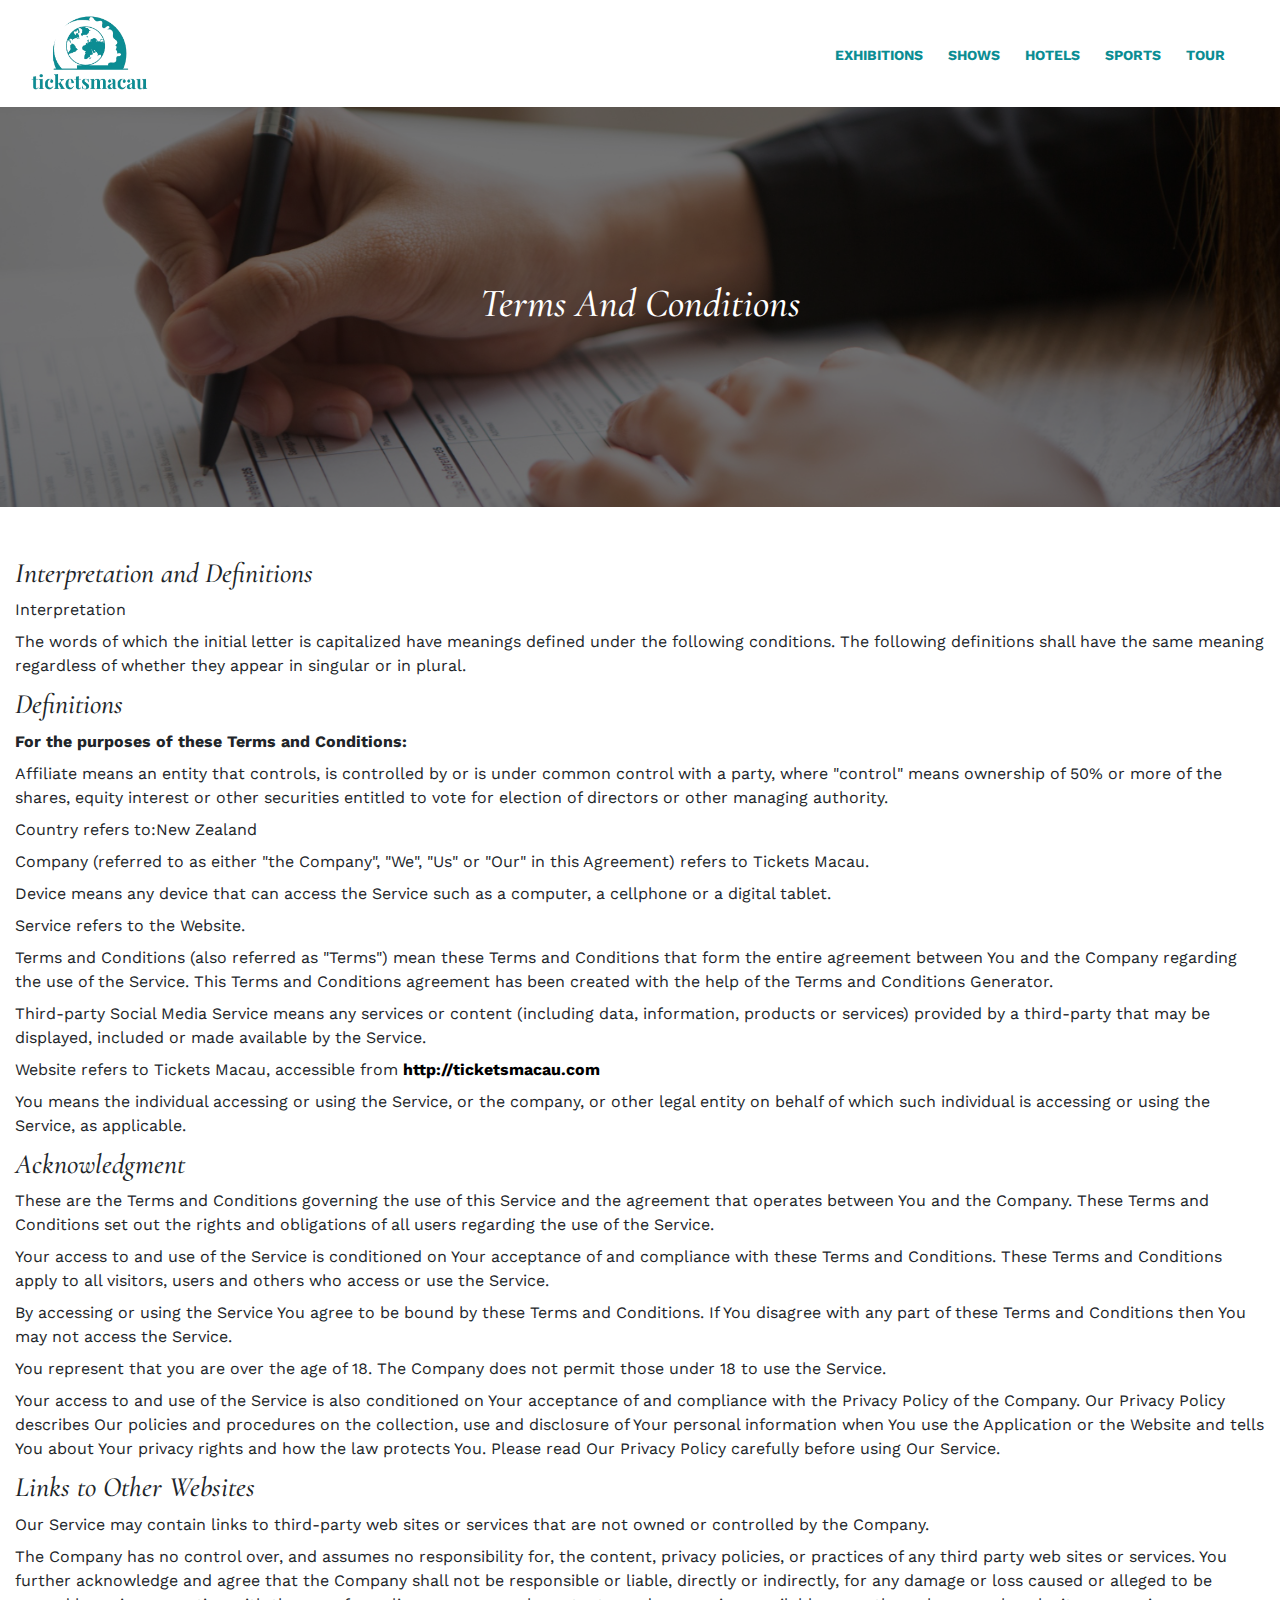
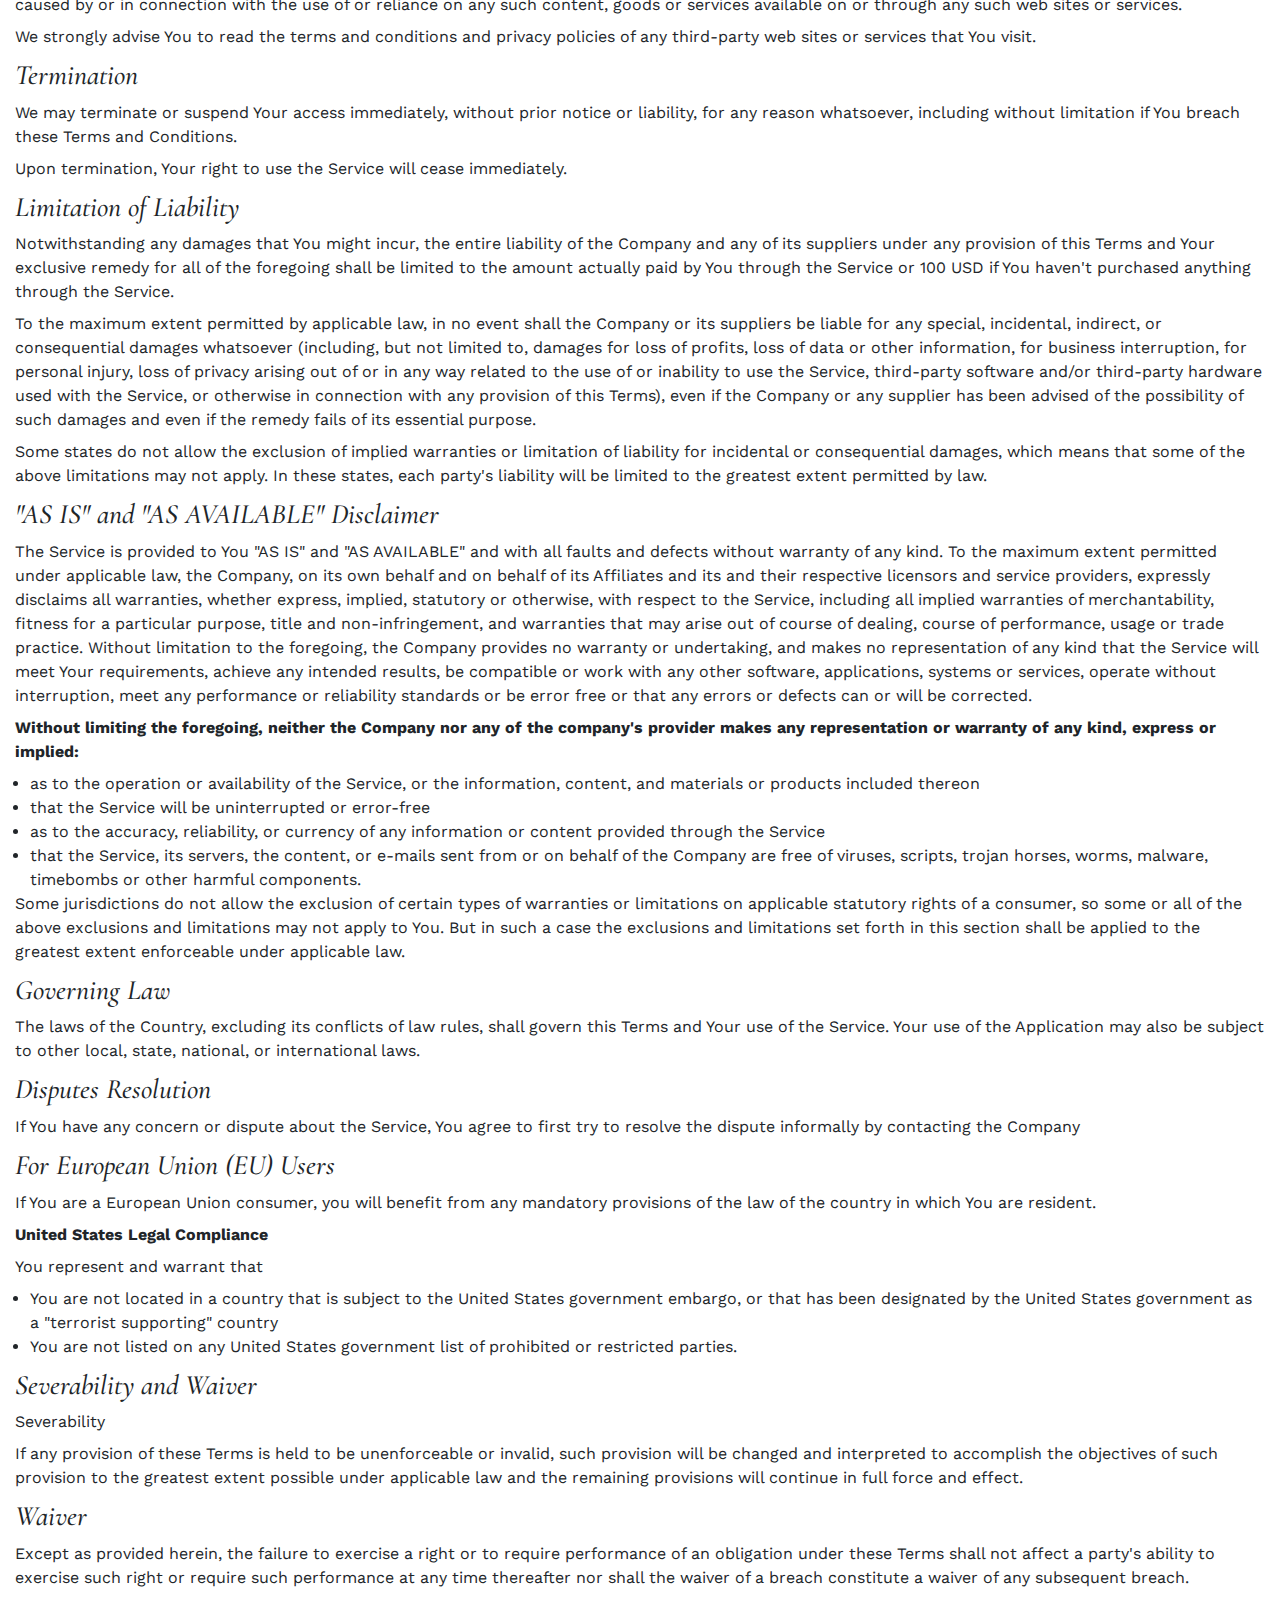
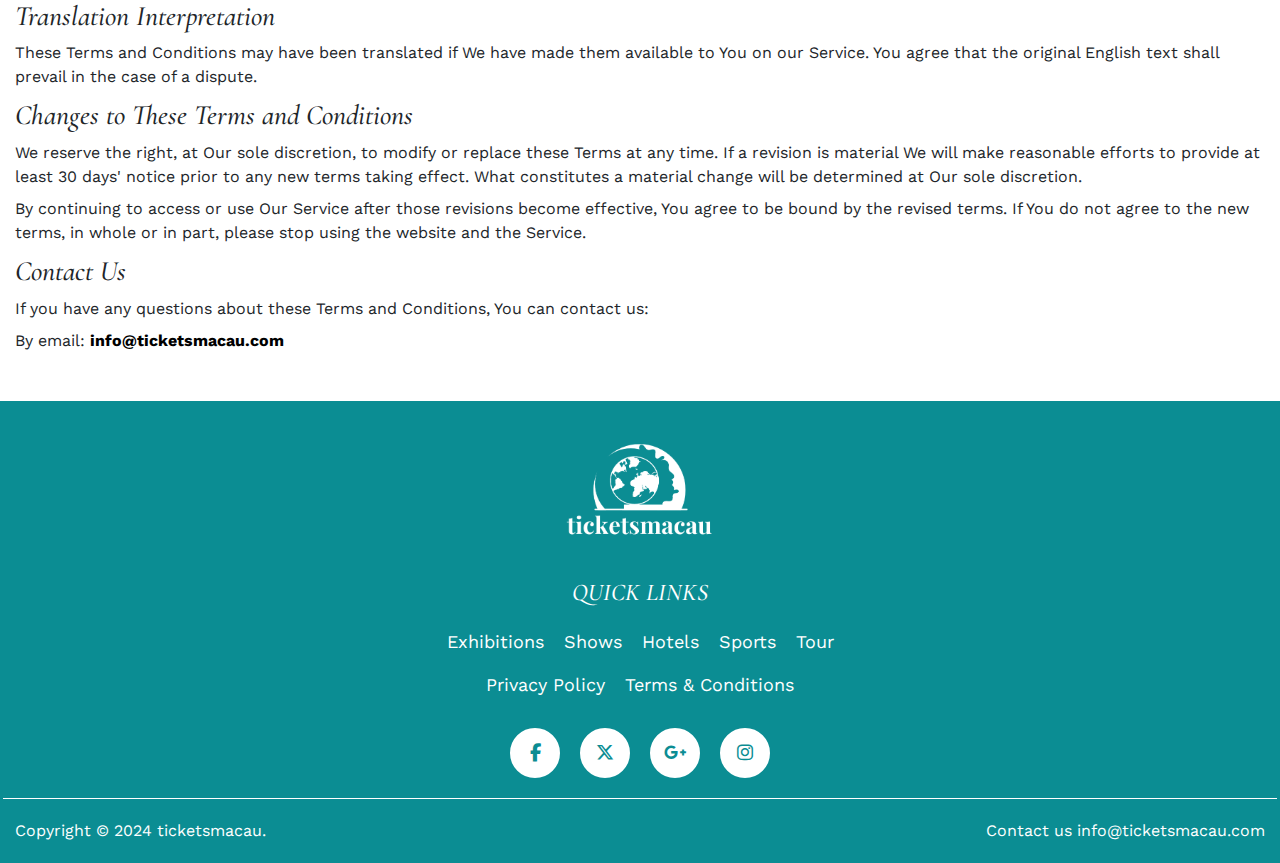
<file: terms.html>
<!DOCTYPE html>
<html lang="en">

<head>
    <meta charset="UTF-8">
    <meta name="viewport" content="width=device-width, initial-scale=1.0">
    <title>Terms And Conditions</title>
    <link rel="icon" type="image/x-icon" href="img/fav.png">
    <link rel="stylesheet" href="https://cdnjs.cloudflare.com/ajax/libs/font-awesome/6.5.1/css/all.min.css">
    <link rel="stylesheet" href="css/bootstrap.css">
    <link rel="stylesheet" href="css/style.css">
    <link rel="stylesheet" href="css/responsive.css">

</head>

<body>
    <!-- header section start -->
    <header>
        <div class="container">
            <div class="navbar">
                <div class="logo"><a href="index.html"><img src="img/logo.png" alt="logo"></a></div>
                <div class="navlink">
                    <div class="closebutton"><i class="fa fa-times-circle" aria-hidden="true"></i></div>
                    <ul>
                        <li>
                            <a href="exhibitions.html">
                                Exhibitions</a>
                        </li>
                        <li>
                            <a href="shows.html">
                                Shows</a>
                        </li>
                        <li>
                            <a href="hotel.html">Hotels</a>
                        </li>
                        <li>
                            <a href="sport.html">Sports</a>
                        </li>
                        <li><a href="tour.html">Tour</a></li>
                    </ul>
                </div>
                <div class="open"><i class="fa fa-bars" aria-hidden="true"></i></div>
            </div>
        </div>
    </header>
    <!-- header section start -->
    <!-- terms banner section start -->
    <div class="terms__section">
        <div class="container">
            <div class="row">
                <div class="col-lg-12">
                    <div class="banner__text">
                        <h1>Terms And Conditions</h1>
                    </div>
                </div>
            </div>
        </div>
    </div>
    <!-- terms banner section end -->
    <section class="terms_conditons">
        <div class="container">
            <div class="content-wrap">
                <h3>Interpretation and Definitions
                </h3>
                <p>Interpretation</p>
                <p>The words of which the initial letter is capitalized have meanings defined under the following
                    conditions. The following definitions shall have the same meaning regardless of whether
                    they appear in singular or in plural.
                </p>
                <h3>Definitions</h3>
                <p><b>For the purposes of these Terms and Conditions:</b></p>
                <p>Affiliate means an entity that controls, is controlled by or is under common control with a
                    party, where "control" means ownership of 50% or more of the shares, equity interest or
                    other securities entitled to vote for election of directors or other managing authority.
                </p>

                <p>Country refers to:New Zealand</p>
                <p>Company (referred to as either "the Company", "We", "Us" or "Our" in this Agreement) refers
                    to Tickets Macau.
                </p>
                <p>Device means any device that can access the Service such as a computer, a cellphone or a
                    digital tablet.
                </p>
                <p>Service refers to the Website.</p>
                <p>Terms and Conditions (also referred as "Terms") mean these Terms and Conditions that form
                    the entire agreement between You and the Company regarding the use of the Service. This
                    Terms and Conditions agreement has been created with the help of the Terms and
                    Conditions Generator.</p>
                <p>Third-party Social Media Service means any services or content (including data, information,
                    products or services) provided by a third-party that may be displayed, included or made
                    available by the Service.</p>
                <p>Website refers to Tickets Macau, accessible from <a
                        href="http://ticketsmacau.com">http://ticketsmacau.com</a>
                </p>
                <p>You means the individual accessing or using the Service, or the company, or other legal
                    entity on behalf of which such individual is accessing or using the Service, as applicable.
                </p>

                <h3>Acknowledgment</h3>
                <p>These are the Terms and Conditions governing the use of this Service and the agreement
                    that operates between You and the Company. These Terms and Conditions set out the rights
                    and obligations of all users regarding the use of the Service.</p>
                <p>Your access to and use of the Service is conditioned on Your acceptance of and compliance
                    with these Terms and Conditions. These Terms and Conditions apply to all visitors, users
                    and others who access or use the Service.</p>
                <p>By accessing or using the Service You agree to be bound by these Terms and Conditions. If
                    You disagree with any part of these Terms and Conditions then You may not access the
                    Service.</p>
                <p>You represent that you are over the age of 18. The Company does not permit those under 18
                    to use the Service.</p>
                <p>Your access to and use of the Service is also conditioned on Your acceptance of and
                    compliance with the Privacy Policy of the Company. Our Privacy Policy describes Our
                    policies and procedures on the collection, use and disclosure of Your personal information
                    when You use the Application or the Website and tells You about Your privacy rights and
                    how the law protects You. Please read Our Privacy Policy carefully before using Our Service.
                </p>
                <h3>Links to Other Websites</h3>
                <p>Our Service may contain links to third-party web sites or services that are not owned or
                    controlled by the Company.</p>
                <p>The Company has no control over, and assumes no responsibility for, the content, privacy
                    policies, or practices of any third party web sites or services. You further acknowledge and
                    agree that the Company shall not be responsible or liable, directly or indirectly, for any
                    damage or loss caused or alleged to be caused by or in connection with the use of or
                    reliance on any such content, goods or services available on or through any such web sites
                    or services.
                </p>
                <p>We strongly advise You to read the terms and conditions and privacy policies of any
                    third-party web sites or services that You visit.</p>
                <h3>Termination</h3>
                <p>We may terminate or suspend Your access immediately, without prior notice or liability, for
                    any reason whatsoever, including without limitation if You breach these Terms and
                    Conditions.</p>
                <p>Upon termination, Your right to use the Service will cease immediately.
                </p>
                <h3>Limitation of Liability</h3>
                <p>Notwithstanding any damages that You might incur, the entire liability of the Company and
                    any of its suppliers under any provision of this Terms and Your exclusive remedy for all of the
                    foregoing shall be limited to the amount actually paid by You through the Service or 100 USD
                    if You haven't purchased anything through the Service.
                </p>
                <p>To the maximum extent permitted by applicable law, in no event shall the Company or its
                    suppliers be liable for any special, incidental, indirect, or consequential damages whatsoever
                    (including, but not limited to, damages for loss of profits, loss of data or other information, for
                    business interruption, for personal injury, loss of privacy arising out of or in any way related
                    to the use of or inability to use the Service, third-party software and/or third-party hardware
                    used with the Service, or otherwise in connection with any provision of this Terms), even if
                    the Company or any supplier has been advised of the possibility of such damages and even
                    if the remedy fails of its essential purpose.</p>
                <p>Some states do not allow the exclusion of implied warranties or limitation of liability for
                    incidental or consequential damages, which means that some of the above limitations may
                    not apply. In these states, each party's liability will be limited to the greatest extent permitted
                    by law.</p>
                <h3>"AS IS" and "AS AVAILABLE" Disclaimer</h3>
                <p>The Service is provided to You "AS IS" and "AS AVAILABLE" and with all faults and defects
                    without warranty of any kind. To the maximum extent permitted under applicable law, the
                    Company, on its own behalf and on behalf of its Affiliates and its and their respective
                    licensors and service providers, expressly disclaims all warranties, whether express, implied,
                    statutory or otherwise, with respect to the Service, including all implied warranties of
                    merchantability, fitness for a particular purpose, title and non-infringement, and warranties
                    that may arise out of course of dealing, course of performance, usage or trade practice.
                    Without limitation to the foregoing, the Company provides no warranty or undertaking, and
                    makes no representation of any kind that the Service will meet Your requirements, achieve
                    any intended results, be compatible or work with any other software, applications, systems
                    or services, operate without interruption, meet any performance or reliability standards or be
                    error free or that any errors or defects can or will be corrected.
                </p>
                <p><b>Without limiting the foregoing, neither the Company nor any of the company's provider
                        makes any representation or warranty of any kind, express or implied:</b></p>
                <ul>
                    <li>as to the operation
                        or availability of the Service, or the information, content, and materials or products included
                        thereon</li>
                    <li>that the Service will be uninterrupted or error-free
                    </li>
                    <li>as to the accuracy,
                        reliability, or currency of any information or content provided through the Service
                    </li>
                    <li> that
                        the Service, its servers, the content, or e-mails sent from or on behalf of the Company are
                        free of viruses, scripts, trojan horses, worms, malware, timebombs or other harmful
                        components.
                    </li>
                </ul>
                <p>Some jurisdictions do not allow the exclusion of certain types of warranties or limitations on
                    applicable statutory rights of a consumer, so some or all of the above exclusions and
                    limitations may not apply to You. But in such a case the exclusions and limitations set forth in
                    this section shall be applied to the greatest extent enforceable under applicable law.</p>
                <h3>Governing Law</h3>
                <p>The laws of the Country, excluding its conflicts of law rules, shall govern this Terms and Your
                    use of the Service. Your use of the Application may also be subject to other local, state,
                    national, or international laws.
                </p>
                <h3>Disputes Resolution
                </h3>
                <p>If You have any concern or dispute about the Service, You agree to first try to resolve the
                    dispute informally by contacting the Company
                </p>
                <h3>For European Union (EU) Users</h3>
                <p>If You are a European Union consumer, you will benefit from any mandatory provisions of the
                    law of the country in which You are resident.
                </p>
                <p><b>United States Legal Compliance
                    </b></p>
                <p>You represent and warrant that</p>
                <ul>
                    <li>You are not located in a country that is subject to the
                        United States government embargo, or that has been designated by the United States
                        government as a "terrorist supporting" country</li>
                    <li>You are not listed on any United
                        States government list of prohibited or restricted parties.
                    </li>
                </ul>
                <h3>Severability and Waiver</h3>
                <p>Severability</p>
                <p>If any provision of these Terms is held to be unenforceable or invalid, such provision will be
                    changed and interpreted to accomplish the objectives of such provision to the greatest
                    extent possible under applicable law and the remaining provisions will continue in full force
                    and effect.</p>
                <h3>Waiver</h3>
                <p>Except as provided herein, the failure to exercise a right or to require performance of an
                    obligation under these Terms shall not affect a party's ability to exercise such right or require
                    such performance at any time thereafter nor shall the waiver of a breach constitute a waiver
                    of any subsequent breach.
                </p>
                <h3>Translation Interpretation</h3>
                <p>These Terms and Conditions may have been translated if We have made them available to
                    You on our Service. You agree that the original English text shall prevail in the case of a
                    dispute.
                </p>
                <h3>Changes to These Terms and Conditions</h3>
                <p>We reserve the right, at Our sole discretion, to modify or replace these Terms at any time. If
                    a revision is material We will make reasonable efforts to provide at least 30 days' notice prior
                    to any new terms taking effect. What constitutes a material change will be determined at Our
                    sole discretion.</p>
                <p>By continuing to access or use Our Service after those revisions become effective, You
                    agree to be bound by the revised terms. If You do not agree to the new terms, in whole or in
                    part, please stop using the website and the Service.
                </p>
                <h3>Contact Us
                </h3>
                <p>If you have any questions about these Terms and Conditions, You can contact us:
                </p>
                <p>By email: <a href="mailto:info@ticketsmacau.com">info@ticketsmacau.com</a></p>
            </div>
        </div>
    </section>
    <!--footer start-->
    <footer class="footer_section">
        <div class="container">
            <div class="row">
                <div class="col-12">
                    <div class="footer_inner">
                        <a href="index.html"><img src="img/logo.png" class="img-fluid" alt="logo"></a>
                    </div>
                </div>
                <div class="col-12">
                    <div class="footer_inner">
                        <h3>QUICK LINKS</h3>
                        <ul>
                            <li>
                                <a href="exhibitions.html">
                                    Exhibitions</a>
                            </li>
                            <li>
                                <a href="shows.html">
                                    Shows</a>
                            </li>
                            <li>
                                <a href="hotel.html">Hotels</a>
                            </li>
                            <li>
                                <a href="sport.html">Sports</a>
                            </li>
                            <li><a href="tour.html">Tour</a></li>
                        </ul>
                    </div>
                </div>
                <div class="col-12">
                    <div class="footer_inner mt-3">
                        <ul>
                            <li>
                                <a href="privacy.html">
                                    Privacy Policy</a>
                            </li>
                            <li>
                                <a href="terms.html">
                                    Terms & Conditions</a>
                            </li>
                        </ul>
                    </div>
                </div>
                <div class="col-12">
                    <div class="footer_inner footer_inners">
                        <div class="social_profile">
                            <ul>
                                <li><a href="#"><i class="fa-brands fa-facebook-f"></i></a></li>
                                <li><a href="#"><i class="fa-brands fa-x-twitter"></i></a></li>
                                <li><a href="#"><i class="fa-brands fa-google-plus-g"></i></a></li>
                                <li><a href="#"><i class="fa-brands fa-instagram"></i></a></li>

                            </ul>
                        </div>
                    </div>
                </div>
                <div class="col-12 copyright_sec">
                    <p class="copyright">Copyright © 2024 <a href="index.html">ticketsmacau</a>.</p>
                    <p>Contact us <a href="mailto:info@ticketsmacau.com">info@ticketsmacau.com</a></p>
                </div>
            </div>
        </div>
    </footer>
    <!-- footer end-->
    <script src="https://cdnjs.cloudflare.com/ajax/libs/jquery/2.2.2/jquery.min.js"></script>
    <script src="javascript/slick.js"></script>
    <script src="https://maxcdn.bootstrapcdn.com/bootstrap/4.1.3/js/bootstrap.min.js"></script>
    <script src="javascript/custom.js"></script>

</body>

</html>
</file>
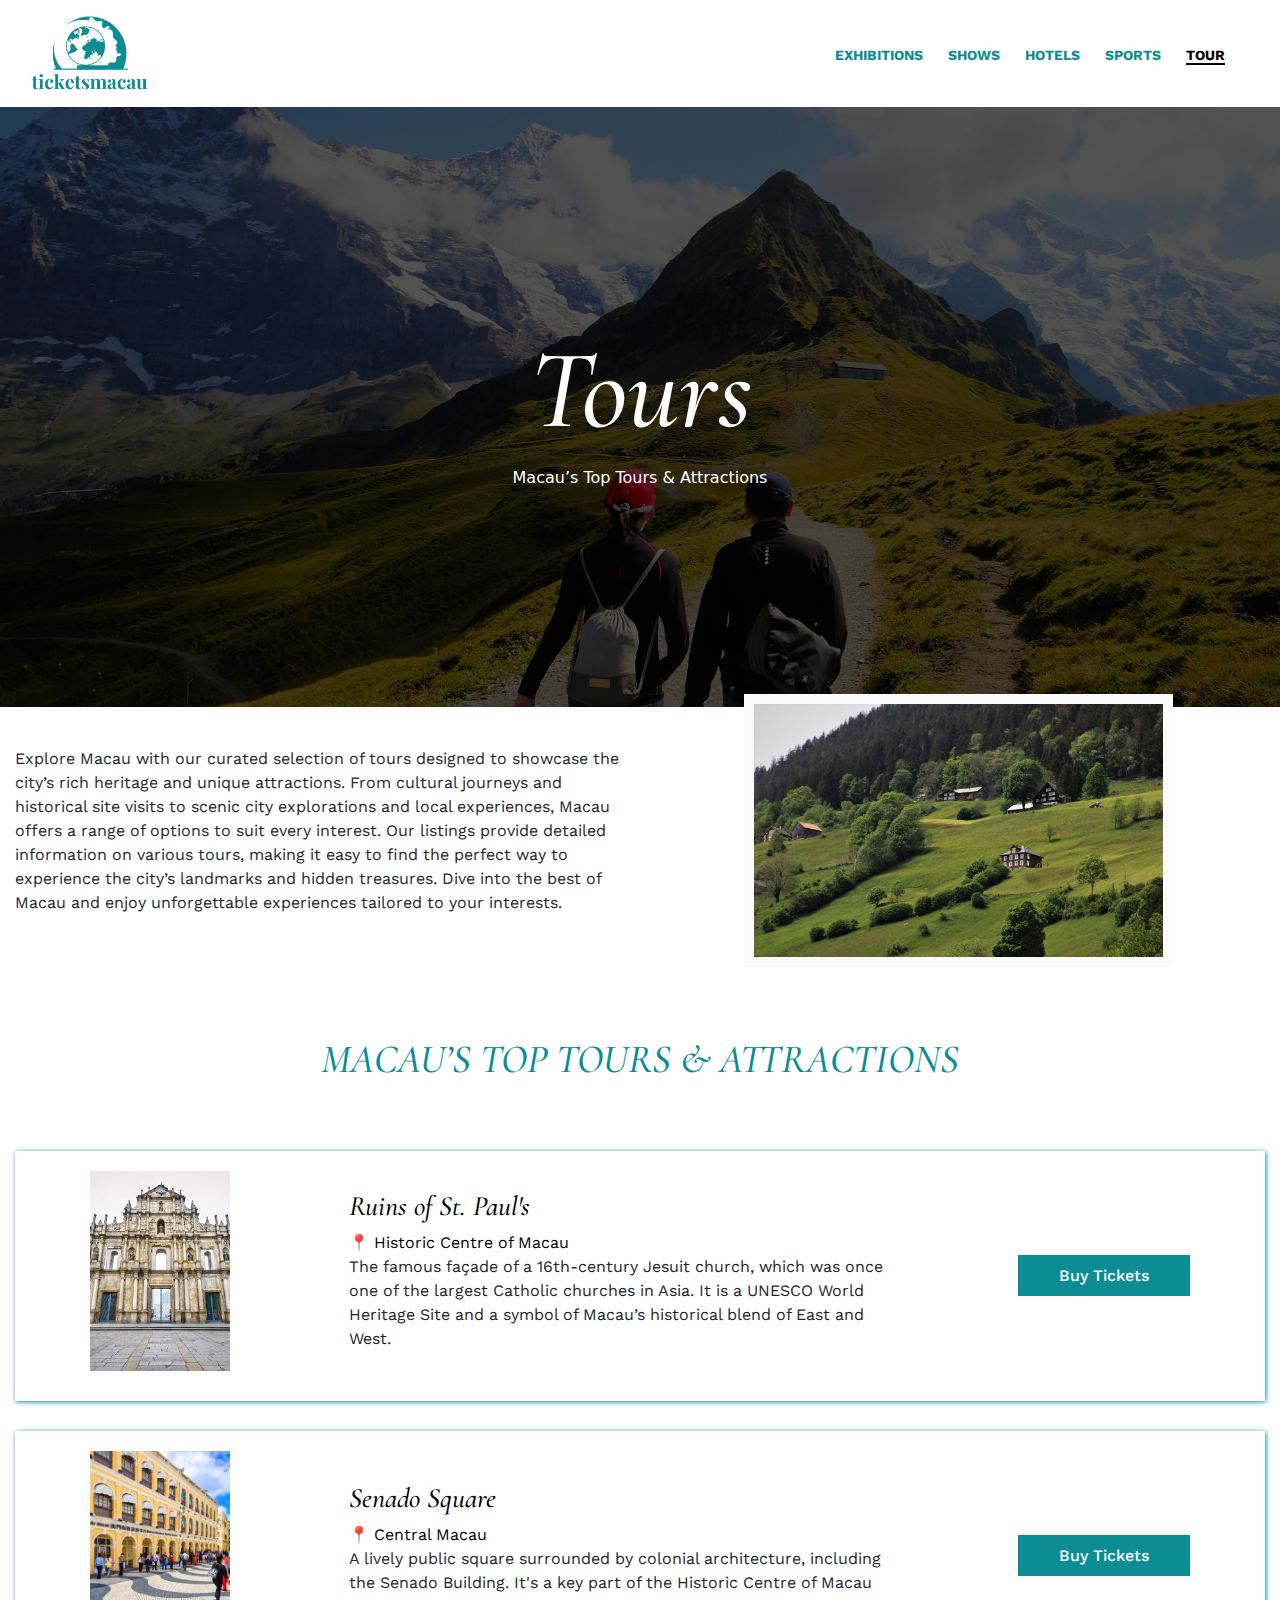
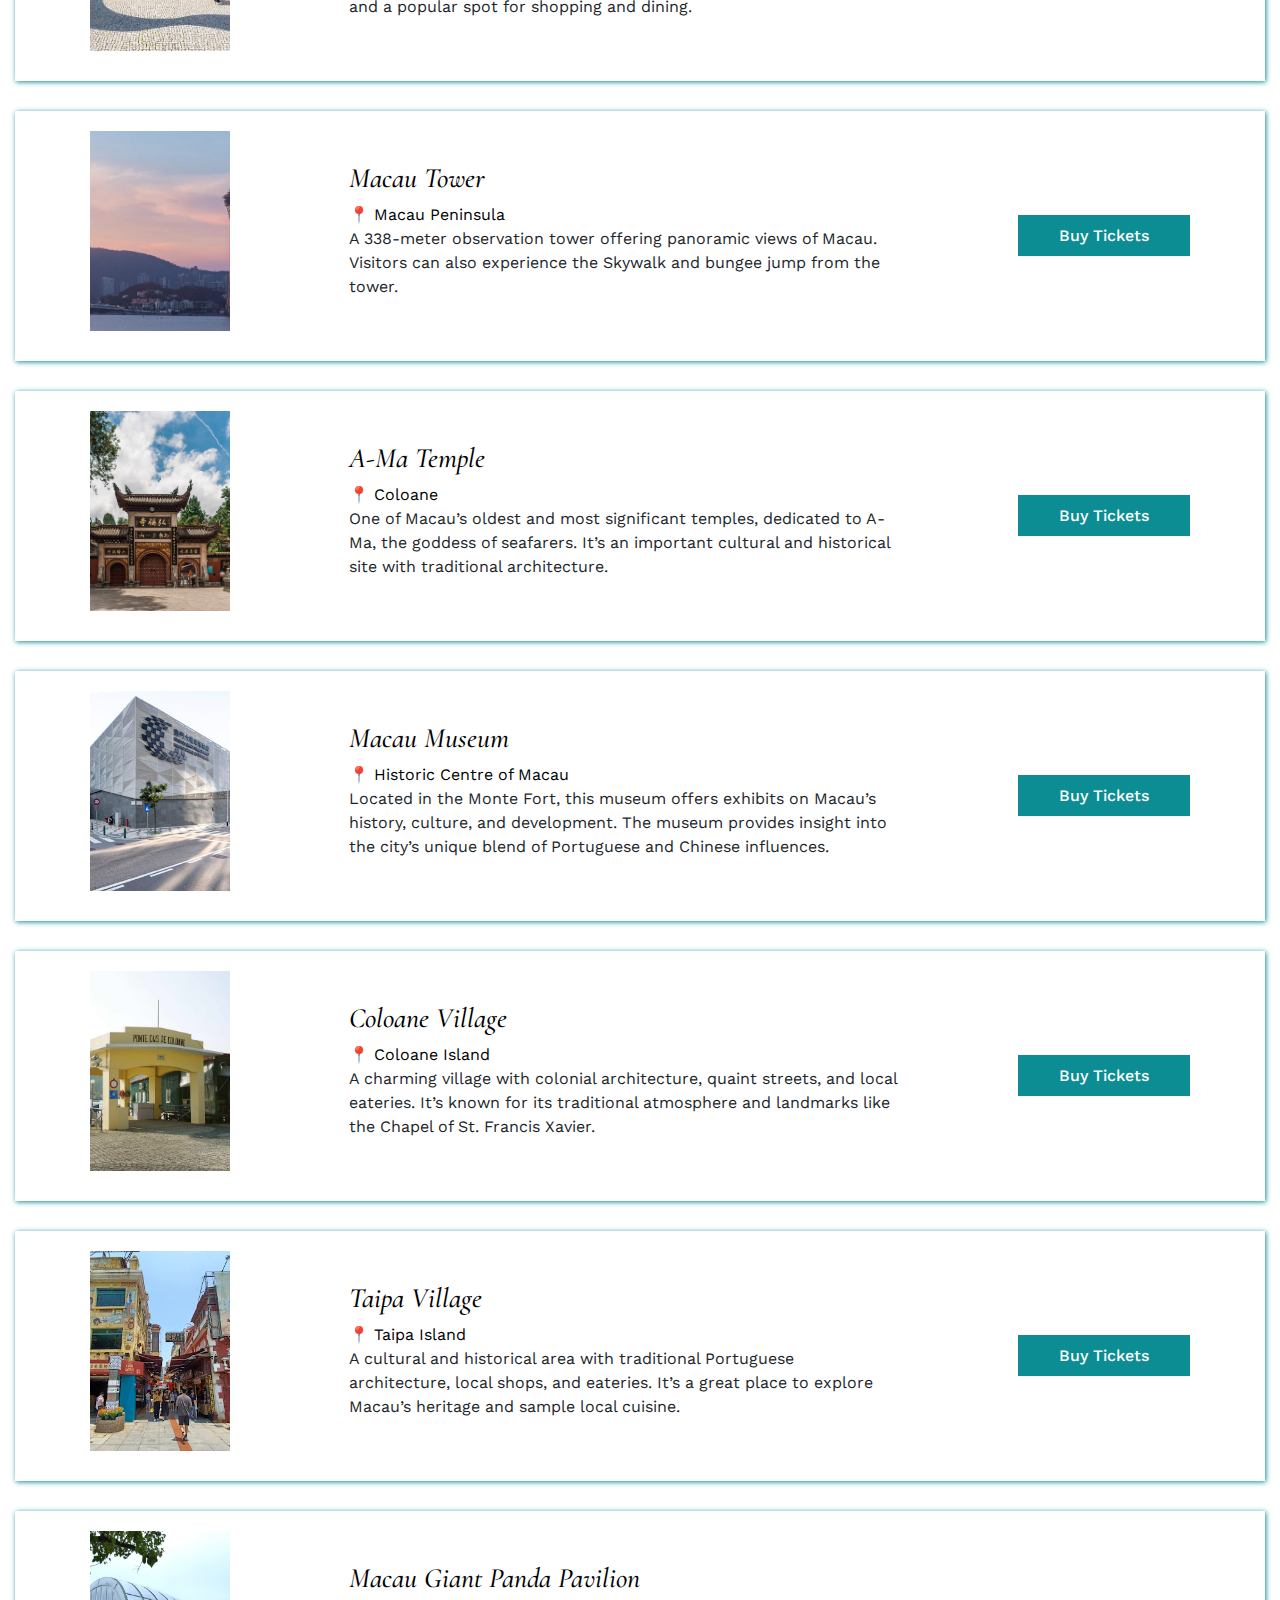
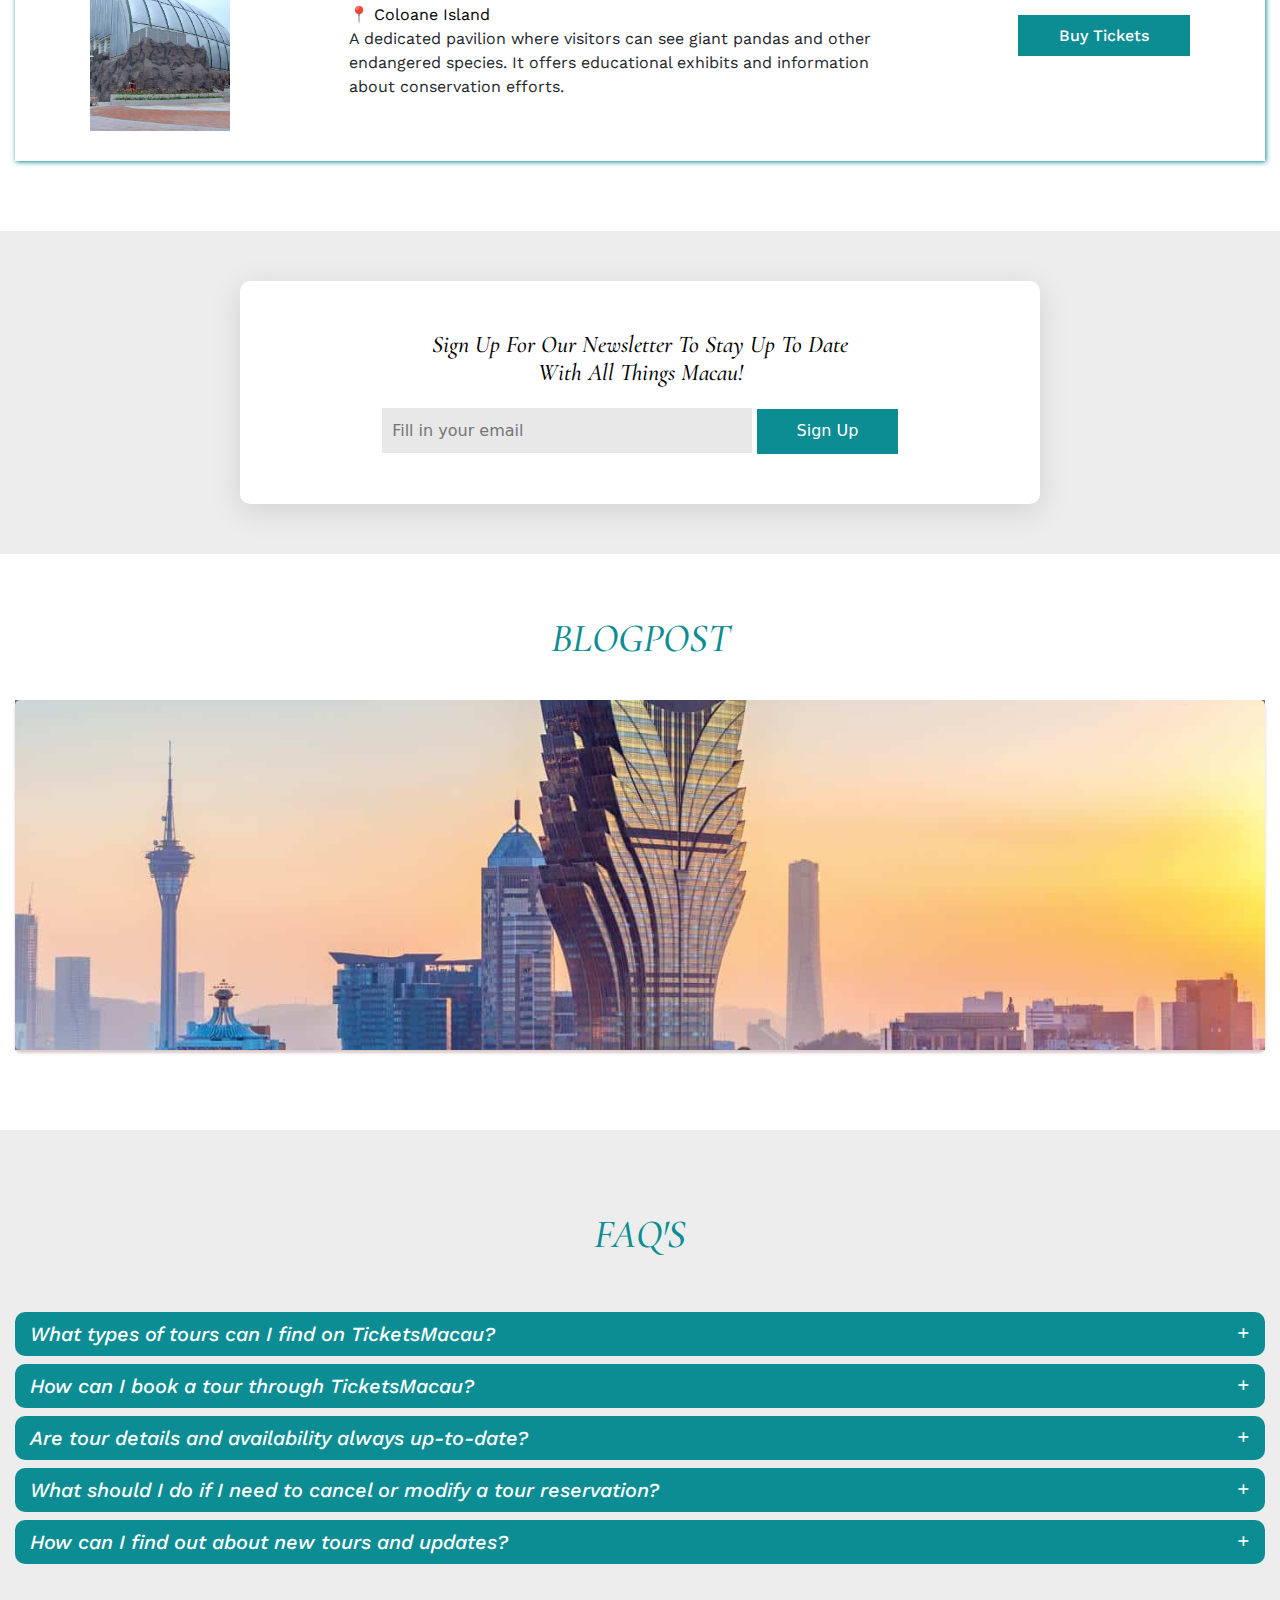
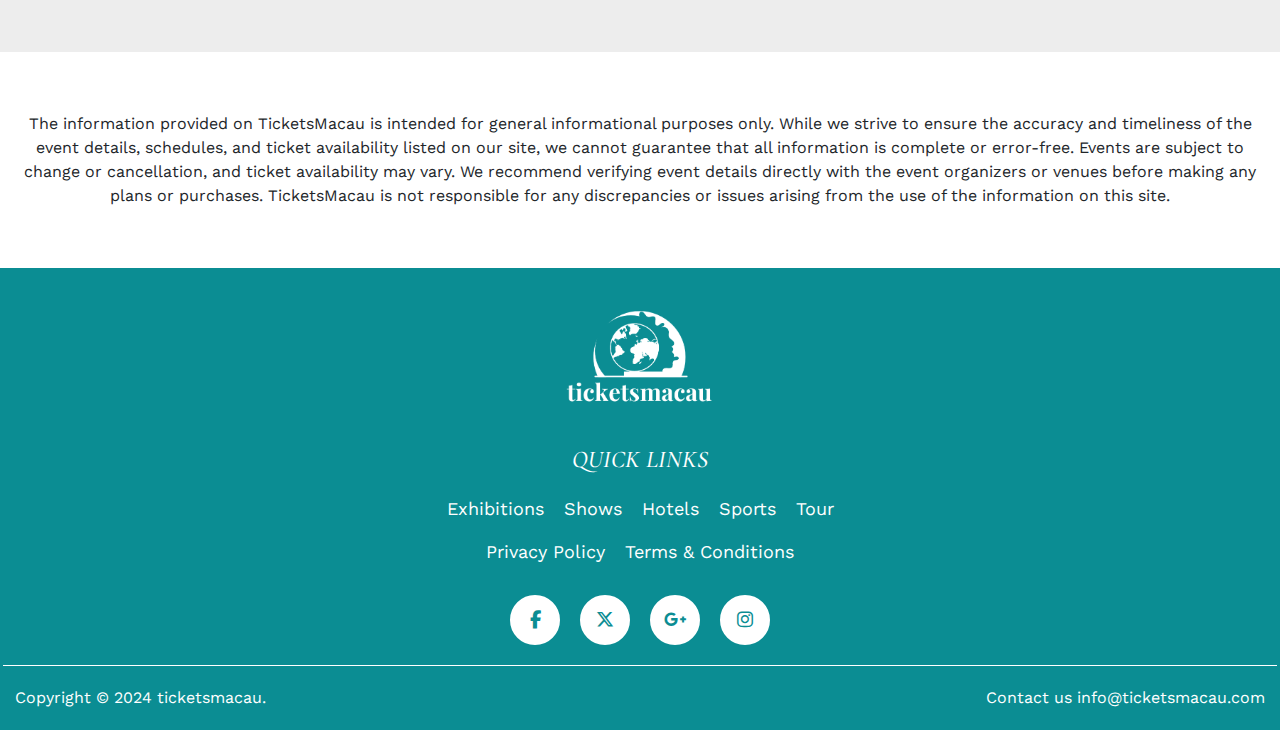
<file: tour.html>
<!DOCTYPE html>
<html lang="en">

<head>
    <meta charset="UTF-8">
    <meta name="viewport" content="width=device-width, initial-scale=1.0">
    <title>Tours</title>
    <link rel="icon" type="image/x-icon" href="img/fav.png">
    <link rel="stylesheet" href="https://cdnjs.cloudflare.com/ajax/libs/font-awesome/6.5.1/css/all.min.css">
    <link rel="stylesheet" href="css/bootstrap.css">
    <link rel="stylesheet" href="css/style.css">
    <link rel="stylesheet" href="css/responsive.css">

</head>

<body>
    <!-- header section start -->
    <header>
        <div class="container">
            <div class="navbar">
                <div class="logo"><a href="index.html"><img src="img/logo.png" alt="logo"></a></div>
                <div class="navlink">
                    <div class="closebutton"><i class="fa fa-times-circle" aria-hidden="true"></i></div>
                    <ul>
                        <li>
                            <a href="exhibitions.html">
                                Exhibitions</a>
                        </li>
                        <li>
                            <a href="shows.html">
                                Shows</a>
                        </li>
                        <li>
                            <a href="hotel.html">Hotels</a>
                        </li>
                        <li>
                            <a href="sport.html">Sports</a>
                        </li>
                        <li><a href="tour.html" class="active">Tour</a></li>
                    </ul>
                </div>
                <div class="open"><i class="fa fa-bars" aria-hidden="true"></i></div>
            </div>
        </div>
    </header>
    <!-- header section start -->
    <!-- banner section start -->
    <div class="tour_banner">
        <div class="container">
            <div class="row">
                <div class="col-12">
                    <div class="banner_box">
                        <h1>Tours</h1>
                        <span>Macau’s Top Tours & Attractions</span>
                    </div>
                </div>
            </div>
        </div>
    </div>
    <!-- banner section end -->
    <!-- below section start -->
    <div class="below_banner tour_beside">
        <div class="container">
            <div class="row">
                <div class="col-lg-6">
                    <div class="para_hotel tour_besi">
                        <p>Explore Macau with our curated selection of tours designed to showcase the city’s rich
                            heritage and unique attractions. From cultural journeys and historical site visits to scenic
                            city
                            explorations and local experiences, Macau offers a range of options to suit every interest.
                            Our listings provide detailed information on various tours, making it easy to find the
                            perfect
                            way to experience the city’s landmarks and hidden treasures. Dive into the best of Macau
                            and enjoy unforgettable experiences tailored to your interests.
                        </p>
                    </div>
                </div>
                <div class="col-lg-6">
                    <div class="para_hotel">
                        <img src="img/touraside.jpg" alt="Macau">
                    </div>
                </div>
            </div>
        </div>
    </div>
    <!-- below section end -->

    <div class="thessa_detail">
        <div class="container">
            <div class="row">
                <div class="col-12">
                    <h2>Macau’s Top Tours & Attractions</h2>
                </div>
                <div class="col-12">
                    <div class="thessa-inner">
                        <div class="img_transition"><img src="img/paul.jfif" alt="macau"></div>
                        <div class="together"> <a href="https://www.wh.mo/en/site/detail/18" target="_blank">
                                <h3>Ruins of St. Paul's</h3>
                                <span>📍 Historic Centre of Macau</span>
                            </a>
                            <p>The famous façade of a 16th-century Jesuit church, which was once one of the largest
                                Catholic churches in Asia. It is a UNESCO World Heritage Site and a symbol of Macau’s
                                historical blend of East and West.
                            </p>
                        </div>
                        <div class="hotel_btn">
                            <a href="https://www.wh.mo/en/site/detail/18" class="button_main" target="_blank">Buy
                                Tickets</a>
                        </div>
                    </div>
                </div>
                <div class="col-12">
                    <div class="thessa-inner">
                        <div class="img_transition"><img src="img/viator.jpg" alt="macau"></div>
                        <div class="together"> <a
                                href="https://www.viator.com/Macau-SAR-attractions/Senate-Square-Senado-Square/d4460-a94446"
                                target="_blank">
                                <h3>Senado Square
                                </h3>
                                <span>📍 Central Macau</span>
                            </a>
                            <p>A lively public square surrounded by colonial architecture, including the Senado
                                Building. It's
                                a key part of the Historic Centre of Macau and a popular spot for shopping and dining.
                            </p>
                        </div>
                        <div class="hotel_btn">
                            <a href="https://www.viator.com/Macau-SAR-attractions/Senate-Square-Senado-Square/d4460-a94446"
                                class="button_main" target="_blank">Buy Tickets</a>
                        </div>
                    </div>
                </div>
                <div class="col-12">
                    <div class="thessa-inner">
                        <div class="img_transition"><img src="img/klook.webp" alt="macao"></div>
                        <div class="together"> <a
                                href="https://www.klook.com/en-US/activity/506-macau-tower-macau/?_currency=USD&campaignid=21207524104&adgroupid=158083778541&targetid=kwd-350785192067&matchtype=e&device=c&creative=697062045116&extensionid=&keyword=macau%20tower%20tickets&loc_interest_ms=9196149&loc_physical_ms=1007872&network=g&utm_content=campaignid_21207524104_adgroupid_158083778541&gad_source=1&gclid=Cj0KCQjwtsy1BhD7ARIsAHOi4xYHuX_n3I2QCDn_XqkwT_DG_l-CCWoYOf2Fjx8_d4azdSZ2_An23VoaAlaaEALw_wcB"
                                target="_blank">
                                <h3>Macau Tower</h3>
                                <span>📍 Macau Peninsula
                                </span>
                            </a>
                            <p>A 338-meter observation tower offering panoramic views of Macau. Visitors can also
                                experience the Skywalk and bungee jump from the tower.

                            </p>
                        </div>
                        <div class="hotel_btn">
                            <a href="https://www.klook.com/en-US/activity/506-macau-tower-macau/?_currency=USD&campaignid=21207524104&adgroupid=158083778541&targetid=kwd-350785192067&matchtype=e&device=c&creative=697062045116&extensionid=&keyword=macau%20tower%20tickets&loc_interest_ms=9196149&loc_physical_ms=1007872&network=g&utm_content=campaignid_21207524104_adgroupid_158083778541&gad_source=1&gclid=Cj0KCQjwtsy1BhD7ARIsAHOi4xYHuX_n3I2QCDn_XqkwT_DG_l-CCWoYOf2Fjx8_d4azdSZ2_An23VoaAlaaEALw_wcB"
                                class="button_main" target="_blank">Buy Tickets</a>
                        </div>
                    </div>
                </div>
                <div class="col-12">
                    <div class="thessa-inner">
                        <div class="img_transition"><img src="img/temple.jpg" alt="macao"></div>
                        <div class="together"> <a
                                href="https://www.viator.com/Macau-SAR-attractions/A-Ma-Temple-Ma-Kok-Miu/d4460-a6450"
                                target="_blank">
                                <h3>A-Ma Temple</h3>
                                <span>📍 Coloane</span>
                            </a>
                            <p>One of Macau’s oldest and most significant temples, dedicated to A-Ma, the goddess of
                                seafarers. It’s an important cultural and historical site with traditional architecture.
                            </p>
                        </div>
                        <div class="hotel_btn">
                            <a href="https://www.viator.com/Macau-SAR-attractions/A-Ma-Temple-Ma-Kok-Miu/d4460-a6450"
                                class="button_main" target="_blank">Buy
                                Tickets</a>
                        </div>
                    </div>
                </div>
                <div class="col-12">
                    <div class="thessa-inner">
                        <div class="img_transition"><img src="img/museum.jpg" alt="macao"></div>
                        <div class="together"> <a href="https://www.museums.gov.mo/eng/museums.html" target="_blank">
                                <h3>Macau Museum</h3>
                                <span>📍 Historic Centre of Macau</span>
                            </a>
                            <p>Located in the Monte Fort, this museum offers exhibits on Macau’s history, culture, and
                                development. The museum provides insight into the city’s unique blend of Portuguese and
                                Chinese influences.
                            </p>
                        </div>
                        <div class="hotel_btn">
                            <a href="https://www.museums.gov.mo/eng/museums.html" class="button_main"
                                target="_blank">Buy Tickets</a>
                        </div>
                    </div>
                </div>
                <div class="col-12">
                    <div class="thessa-inner">
                        <div class="img_transition"><img src="img/village.avif" alt="macau"></div>
                        <div class="together"> <a
                                href="https://www.macaotourism.gov.mo/en/macao-full-of-fun/tranquility-tour-in-coloane-village"
                                target="_blank">
                                <h3>Coloane Village</h3>
                                <span>📍 Coloane Island</span>
                            </a>
                            <p>A charming village with colonial architecture, quaint streets, and local eateries. It’s
                                known for
                                its traditional atmosphere and landmarks like the Chapel of St. Francis Xavier.
                            </p>
                        </div>
                        <div class="hotel_btn">
                            <a href="https://www.macaotourism.gov.mo/en/macao-full-of-fun/tranquility-tour-in-coloane-village"
                                class="button_main" target="_blank">Buy
                                Tickets</a>
                        </div>
                    </div>
                </div>
                <div class="col-12">
                    <div class="thessa-inner">
                        <div class="img_transition"><img src="img/taipavillage.jpg" alt="macau"></div>
                        <div class="together"> <a href="https://www.china-roads.com/travel/macao/village-taipa/"
                                target="_blank">
                                <h3>Taipa Village
                                </h3>
                                <span>📍 Taipa Island
                                </span>
                            </a>
                            <p>A cultural and historical area with traditional Portuguese architecture, local shops, and
                                eateries. It’s a great place to explore Macau’s heritage and sample local cuisine.

                            </p>

                        </div>
                        <div class="hotel_btn">
                            <a href="https://www.china-roads.com/travel/macao/village-taipa/" class="button_main"
                                target="_blank">Buy
                                Tickets</a>
                        </div>
                    </div>
                </div>
                <div class="col-12">
                    <div class="thessa-inner">
                        <div class="img_transition"><img src="img/panda.avif" alt="macau"></div>
                        <div class="together"> <a
                                href="https://www.macaotourism.gov.mo/en/shows-and-entertainment/family-fun/macao-giant-panda-pavilion"
                                target="_blank">
                                <h3>Macau Giant Panda Pavilion
                                </h3>
                                <span>📍 Coloane Island</span>
                            </a>
                            <p>A dedicated pavilion where visitors can see giant pandas and other endangered species. It
                                offers educational exhibits and information about conservation efforts.</p>

                        </div>
                        <div class="hotel_btn">
                            <a href="https://www.macaotourism.gov.mo/en/shows-and-entertainment/family-fun/macao-giant-panda-pavilion"
                                class="button_main" target="_blank">Buy
                                Tickets</a>
                        </div>
                    </div>
                </div>
            </div>
        </div>
    </div>
    <!-- events section end -->
    <section class="newsletter">
        <div class="container">
            <div class="newsletter-wrap">
                <div class="newsletter-heading">
                    <h4>Sign Up For Our Newsletter To Stay Up To Date With All Things Macau!</h4>
                </div>
                <div class="news-form">
                    <input type="email" placeholder="Fill in your email">
                    <button>Sign Up</button>
                </div>
            </div>
        </div>
    </section>
    <!-- about us section start -->
    <section class="affordable">
        <div class="container">
            <div class="row">
                <div class="col-12">
                    <h2>Blogpost</h2>
                </div>
                <div class="col-12">
                    <div class="text_wrapper blog_six">
                        <a href="blog6.html">
                            <h2>Understanding Macau’s Customs: A Guide to Local Etiquette
                            </h2>
                        </a>
                        <span><a href="blog6.html">View
                                More</a></span>
                    </div>
                </div>

            </div>

        </div>
    </section>
    <!-- about us section end -->
    <!-- accordian section start -->
    <div class="hotel_accordian">
        <div class="container">
            <div class="panel-group" id="accordion" role="tablist" aria-multiselectable="true">
                <h2 class="mb-4">FAQ'S</h2>
                <div class="panel panel-default">
                    <div class="panel-heading" role="tab" id="headingOne">
                        <h4 class="panel-title">
                            <a role="button" data-toggle="collapse" data-parent="#accordion" href="#collapseOne"
                                aria-expanded="false" aria-controls="collapseOne">
                                What types of tours can I find on TicketsMacau?</a>
                        </h4>
                    </div>
                    <div id="collapseOne" class="panel-collapse collapse in" role="tabpanel"
                        aria-labelledby="headingOne">
                        <div class="panel-body">
                            Our listings include a variety of tours, such as cultural excursions, historical site
                            visits, scenic
                            city tours, and unique local experiences, all highlighting different aspects of Macau.

                        </div>
                    </div>
                </div>
                <div class="panel panel-default">
                    <div class="panel-heading" role="tab" id="headingTwo">
                        <h4 class="panel-title">
                            <a class="collapsed" role="button" data-toggle="collapse" data-parent="#accordion"
                                href="#collapseTwo" aria-expanded="false" aria-controls="collapseTwo">
                                How can I book a tour through TicketsMacau?</a>
                        </h4>
                    </div>
                    <div id="collapseTwo" class="panel-collapse collapse" role="tabpanel" aria-labelledby="headingTwo">
                        <div class="panel-body">
                            You can book tours by following the links provided on our site to the respective tour
                            operators or directly through their websites.

                        </div>
                    </div>
                </div>
                <div class="panel panel-default">
                    <div class="panel-heading" role="tab" id="headingThree">
                        <h4 class="panel-title">
                            <a class="collapsed" role="button" data-toggle="collapse" data-parent="#accordion"
                                href="#collapseThree" aria-expanded="false" aria-controls="collapseThree">
                                Are tour details and availability always up-to-date?</a>
                        </h4>
                    </div>
                    <div id="collapseThree" class="panel-collapse collapse" role="tabpanel"
                        aria-labelledby="headingThree">
                        <div class="panel-body">
                            We strive to provide accurate information, but tour details and availability may change. For
                            the most current information, please check directly with the tour operators.
                        </div>
                    </div>
                </div>
                <div class="panel panel-default">
                    <div class="panel-heading" role="tab" id="headingfour">
                        <h4 class="panel-title">
                            <a class="collapsed" role="button" data-toggle="collapse" data-parent="#accordion"
                                href="#collapsefour" aria-expanded="false" aria-controls="collapsefour">
                                What should I do if I need to cancel or modify a tour reservation?

                            </a>
                        </h4>
                    </div>
                    <div id="collapsefour" class="panel-collapse collapse" role="tabpanel"
                        aria-labelledby="headingfour">
                        <div class="panel-body">
                            Cancellation and modification policies vary by tour operator. Please review the terms and
                            conditions at the time of booking and contact the tour operator for assistance.
                        </div>
                    </div>
                </div>
                <div class="panel panel-default">
                    <div class="panel-heading" role="tab" id="headingfive">
                        <h4 class="panel-title">
                            <a class="collapsed" role="button" data-toggle="collapse" data-parent="#accordion"
                                href="#collapsefive" aria-expanded="false" aria-controls="collapsefive">
                                How can I find out about new tours and updates?</a>
                        </h4>
                    </div>
                    <div id="collapsefive" class="panel-collapse collapse" role="tabpanel"
                        aria-labelledby="headingfive">
                        <div class="panel-body">
                            Stay informed about new tours and updates by subscribing to our newsletter or following our
                            social media channels for the latest news and announcements on upcoming tours in Macau.
                        </div>
                    </div>
                </div>
            </div>
        </div>
    </div>
    <!-- below section start -->
    <div class="below">
        <div class="container">
            <div class="row">
                <div class="col-12">
                    <p>The information provided on TicketsMacau is intended for general informational purposes only.
                        While we strive to ensure the
                        accuracy and timeliness of the event details, schedules, and ticket availability listed on our
                        site, we cannot guarantee that all
                        information is complete or error-free. Events are subject to change or cancellation, and ticket
                        availability may vary. We
                        recommend verifying event details directly with the event organizers or venues before making any
                        plans or purchases.
                        TicketsMacau is not responsible for any discrepancies or issues arising from the use of the
                        information on this site.
                    </p>
                </div>
            </div>
        </div>
    </div>
    <!-- below section end -->
    <!--footer start-->
    <footer class="footer_section">
        <div class="container">
            <div class="row">
                <div class="col-12">
                    <div class="footer_inner">
                        <a href="index.html"><img src="img/logo.png" class="img-fluid" alt="logo"></a>
                    </div>
                </div>
                <div class="col-12">
                    <div class="footer_inner">
                        <h3>QUICK LINKS</h3>
                        <ul>
                            <li>
                                <a href="exhibitions.html">
                                    Exhibitions</a>
                            </li>
                            <li>
                                <a href="shows.html">
                                    Shows</a>
                            </li>
                            <li>
                                <a href="hotel.html">Hotels</a>
                            </li>
                            <li>
                                <a href="sport.html">Sports</a>
                            </li>
                            <li><a href="tour.html">Tour</a></li>
                        </ul>
                    </div>
                </div>
                <div class="col-12">
                    <div class="footer_inner mt-3">
                        <ul>
                            <li>
                                <a href="privacy.html">
                                    Privacy Policy</a>
                            </li>
                            <li>
                                <a href="terms.html">
                                    Terms & Conditions</a>
                            </li>
                        </ul>
                    </div>
                </div>
                <div class="col-12">
                    <div class="footer_inner footer_inners">
                        <div class="social_profile">
                            <ul>
                                <li><a href="#"><i class="fa-brands fa-facebook-f"></i></a></li>
                                <li><a href="#"><i class="fa-brands fa-x-twitter"></i></a></li>
                                <li><a href="#"><i class="fa-brands fa-google-plus-g"></i></a></li>
                                <li><a href="#"><i class="fa-brands fa-instagram"></i></a></li>

                            </ul>
                        </div>
                    </div>
                </div>
                <div class="col-12 copyright_sec">
                    <p class="copyright">Copyright © 2024 <a href="index.html">ticketsmacau</a>.</p>
                    <p>Contact us <a href="mailto:info@ticketsmacau.com">info@ticketsmacau.com</a></p>
                </div>
            </div>
        </div>
    </footer>
    <!-- footer end-->
    <script src="https://cdnjs.cloudflare.com/ajax/libs/jquery/2.2.2/jquery.min.js"></script>
    <script src="javascript/slick.js"></script>
    <script src="https://maxcdn.bootstrapcdn.com/bootstrap/4.1.3/js/bootstrap.min.js"></script>
    <script src="javascript/custom.js"></script>
    <script>
        $(document).ready(function () {
            $(".open").click(function () {
                $("body").addClass("toggle");
            });
        });
        $(document).ready(function () {
            $(".closebutton").click(function () {
                $("body").removeClass("toggle");
            });
        });
    </script>
</body>

</html>
</file>
<file: css/style.css>
@import url('https://fonts.googleapis.com/css2?family=Cormorant+Garamond:ital,wght@0,300;0,400;0,500;0,600;0,700;1,300;1,400;1,500;1,600;1,700&display=swap');
@import url('https://fonts.googleapis.com/css2?family=Work+Sans:ital,wght@0,100..900;1,100..900&display=swap');

:root {
    --primary-color: #0b8d93;
    --main-color: #fff;
}

* {
    margin: 0;
    padding: 0;

}

ul,
li,
p,
a {
    text-decoration: none;
    list-style: none;
    margin: 0;
    padding: 0;
    font-family: "Work Sans", sans-serif;
}

h1,
h2,
h3,
h4,
h5,
h6 {
    font-family: "Cormorant Garamond", serif;
    font-style: italic;
}

a,
a:hover,
a:focus,
a:active {
    text-decoration: none;
    outline: none;

}

.button,
a:hover {
    color: #000;
}

img {
    width: 100%;
    max-width: 100%;
}

.container {
    width: 100%;
    max-width: 1440px;
    margin: 0 auto;
    padding: 0 15px;
}

h2 {
    text-align: center;
    color: var(--primary-color);
    font-size: 40px;
    padding-bottom: 30px;
    text-transform: uppercase;
}

/* navbar styling  */

.logo img {
    max-width: 120px;
}

.navbar {
    padding: 0px 15px;
    display: flex;
    justify-content: space-between;
    align-items: center;
}

.navlink ul {
    display: flex;
    align-items: center;
}

.navlink ul li {
    font-size: 18px;
    margin: 0 25px 0 0;

}

.navlink ul li a {
    color: var(--primary-color);
    font-size: 14px;
    font-style: normal;
    font-weight: bold;
    line-height: normal;
    text-transform: uppercase;
}

.navlink ul li a:hover {
    color: #000;
}

.active {
    border-bottom: 2px solid #000;
    color: #000 !important;
}

.open {
    display: none;
}

.closebutton {
    display: none;
}

header {
    background: transparent;
    font-size: 18px;
    padding: 14px 0;
    font-weight: 700;
    text-transform: capitalize;
    color: #000000;
    width: 100%;
    z-index: 99;
    transition: all 0.5s linear;
    top: 0;
}

.navlink ul li:hover ul.subnav {
    opacity: 1;
    visibility: visible;
    transform: translateY(0);
}

.dropbtn {
    background-color: transparent;
    color: white;
    border: none;
    cursor: pointer;
    display: flex;
    align-items: center;
    justify-content: space-between;
    color: var(--white);
    text-transform: capitalize;
    font-weight: 600;
    font-size: inherit !important;
    position: relative;
    display: inline-flex;
    align-items: start;
}

ul.subnav {
    display: block;
    position: absolute;
    top: 100%;
    width: 240px;
    background: var(--primary-color);
    color: var(--secondary-color);
    padding: 20px;
    opacity: 1;
    visibility: hidden;
    transition: all 0.2s linear;
    transform: translateY(0px);
    z-index: 1;
}

.dropbtn i {
    margin-left: 8px;
    color: var(--secondary-color);
    line-height: 0.65;
}


header.sticky {
    background: var(--primary-color);
    animation: 500ms ease-in-out 0s normal none 1 running fadeInDown;
    padding: 10px 0;
    position: fixed;
    width: 100%;
}

/* navbar stylng end */
a.button_main {
    background: var(--primary-color);
    padding: 10px 40px 10px 40px;
    border: 1px solid var(--primary-color);
    color: var(--main-color);
    font-weight: 500;
}

a.button_main:hover {
    background: transparent;
    color: var(--primary-color);
    border: 1px solid var(--primary-color);
}

.together a {
    color: #000;
}

.hotel_btn {
    margin: 30px 0;
}

/* ///// */
.home_banner {
    background: url(../img/macaubanner.jpg);
    background-size: cover;
    background-position: center;
    padding: 400px 0;
    position: relative;
}

.home_banner::before {
    position: absolute;
    content: '';
    background: #000000a8;
    width: 100%;
    height: 100%;
    z-index: 0;
    top: 0%;
}

.banner_box h1 {
    font-size: 7rem;
}

/* home page start */
/* adventure styling start */
.para_hotel img {
    width: 100%;
    max-width: 70%;
    margin: -80px 0;
    position: relative;
    border: 10px solid #fafafa;
    transition: all 0.3s linear;
}

.para_hotel img:hover {
    filter: grayscale(1);
}

.para_hotel {
    display: flex;
    justify-content: center;
    align-items: center;
    height: 100%;
}

.banner_box {
    display: flex;
    flex-direction: column;
    justify-content: center;
    align-items: center;
    text-align: center;
    position: absolute;
    top: 50%;
    left: 50%;
    color: var(--main-color);
    width: 80%;
    transform: translate(-50%, -50%);
}

/* adventure styling end */
/* associated styling start */
.associated {
    padding: 120px 0;
    background: #ededed;
}

.flex_box.Shows {
    background: url(../img/show.jpg);
}

.flex_box {
    max-width: 450px;
    margin: 0 auto;
}

.flex_cont a {
    color: #000;
    display: flex;
    flex-direction: column;
    align-items: center;
    justify-content: center;
    text-align: center;
}

.flex_cont {
    display: flex;
    flex-direction: column;
    align-items: center;
    justify-content: center;
    text-align: center;
}

.flex_cont h3 {
    color: var(--main-color);
}

.flex_box:hover h3 {
    color: var(--main-color);
}

.flex_box:hover a {
    color: var(--main-color);
}

.flex_box:hover::before {
    transform: translateY(0);
}

.flex_box::before {
    content: "";
    position: absolute;
    inset: 0;
    background: var(--primary-color);
    color: var(--secondary-color);
    transform: translateY(100%);
    transition: all 0.2s linear;
    z-index: -1;
}

.flex_box {
    background: #fff;
    box-shadow: 2px 3px 4px;
    height: 200px;
    margin-bottom: 40px;
    display: flex;
    align-items: center;
    justify-content: center;
    position: relative;
    overflow: hidden;
    isolation: isolate;
    background-position: center !important;
    background-size: cover !important;
}

.flex_box.Exhi {
    background: url(../img/exhibition.jpg);
}

.flex_box.Hotel {
    background: url(../img/hotelbaneer.jpg);
}

.flex_box.Sport {
    background: url(../img/sports.jpg);
}

.flex_box.Tour {
    background: url(../img/tour.jpg);
}

/* associated styling end */
/* privacy styling start */
.privacy__section {
    position: relative;
    height: 400px;
    background-image: url(../img/privacy.jpg);
    background-repeat: no-repeat;
    background-size: cover;
    background-position: center;
    object-fit: cover;
    margin-top: 0;
    isolation: isolate;
    display: flex;
    flex-direction: column;
    justify-content: center;
    align-items: center;
    text-align: center;
}

.privacy__section::after {
    content: '';
    position: absolute;
    inset: 0;
    background-color: rgba(0, 0, 0, 0.55);
    z-index: -1;
}

.privacy-policy {
    padding: 40px 0;
}

section.privacy-policy p {
    margin-bottom: 8px;
}

section.terms_conditons p {
    margin-bottom: 8px;
}

.privacy-policy a {
    color: #000;
    font-weight: 700;
}

.privacy__ .banner__text h1 {
    color: #fff;
    text-transform: uppercase;
}

.privacy-policy h3 {
    margin-top: 10px;
}

/* privacy styling end */
/* terms styling start */
.terms__section {
    position: relative;
    height: 400px;
    background-image: url(../img/termsbanner.jpg);
    background-repeat: no-repeat;
    background-size: cover;
    background-position: center;
    object-fit: cover;
    margin-top: 0;
    isolation: isolate;
    display: flex;
    flex-direction: column;
    justify-content: center;
    align-items: center;
    text-align: center;

}

.terms__section::after {
    content: '';
    position: absolute;
    inset: 0;
    background-color: rgba(0, 0, 0, 0.55);
    z-index: -1;
}

.terms_conditons {
    padding: 40px 0;
}

.terms_conditons h3 {
    margin-top: 10px;
}

.terms_conditons a {
    color: #000;
    font-weight: 700;
}

.terms__ .banner__text h1 {
    color: #fff;
    text-transform: uppercase;
}

.banner__text {
    display: flex;
    flex-direction: column;
    justify-content: center;
    align-items: center;
    height: 100%;
    text-align: center;
    position: absolute;
    top: 50%;
    left: 50%;
    color: var(--main-color);
    width: 80%;
    transform: translate(-50%, -50%);
}

.terms_conditons ul li {
    list-style-type: disc;
    margin-left: 15px;
}

.terms_conditons ol li {
    margin-left: -9px;
    list-style-type: unset;

}

/* terms styling end */
/* footer styling */
/***footer start**/
.footer_section {
    background: var(--primary-color);
    padding: 40px 0 0;
    text-align: center;
}

.footer_section img {
    width: 150px;
    filter: brightness(0) invert(1);
}

footer ul {
    padding-top: 10px;
}

footer h3 {
    color: #fff;
    font-size: 24px;
    margin: 40px 0 20px;
}

footer li a {
    color: #fff;
    text-decoration: none;
    font-size: 18px;
    display: block;
    text-transform: capitalize;
}

.footer_icon ul {
    display: flex;
    align-items: center;
    margin-bottom: 0;
}

.footer_icon li a {
    font-size: 26px;
}

.footer li a:hover {
    text-decoration: underline;
}

.footer_inner ul {
    display: flex;
    align-items: center;
    margin-bottom: 0;
    padding-top: 0;
    justify-content: center;
    list-style: none;
    gap: 20px;
}

/*START SOCIAL PROFILE CSS*/
.social_profile {
    margin-top: 30px;
}

.social_profile ul {
    list-style: outside none none;
    margin: 0;
    padding: 0;
}

.social_profile ul li {
    float: left;
}

.social_profile ul li a {
    text-align: center;
    border: 0px;
    text-transform: uppercase;
    transition: all 0.3s ease 0s;
    font-size: 18px;
    color: var(--primary-color);
    border-radius: 50%;
    width: 50px;
    height: 50px;
    border: 2px solid var(--main-color);
    background: var(--main-color);
    display: inline-flex;
    justify-content: center;
    align-items: center;
}

.social_profile ul li a:hover {
    background: transparent;
    border: 1px solid var(--main-color);
    color: var(--main-color);
}

/*END SOCIAL PROFILE CSS*/

footer ul.nav-list {
    margin-bottom: 25px;
    flex-wrap: wrap;
}


.copyright_sec a {
    color: var(--main-color);
    transition: all 0.2s ease 0s;
}

.copyright_sec {
    display: flex;
    flex-direction: row;
    justify-content: space-between;
    align-items: center;
    border-top: 1px solid #fff;
    margin: 20px 0;
    color: var(--main-color);
    padding-top: 20px;
}

/* footer end */
/* footer styling end */
.events {
    padding: 60px 0 0 0;
}

.event_box h2 {
    margin-bottom: 70px;
}

.row.event_inner {
    justify-content: center;
    align-items: center;
    background: #ededed;
    padding: 20px;
    margin-bottom: 100px;
}

.col-lg-5.even {
    margin: 0;
    padding: 0;
}

.even img {
    margin-top: -70px;
    border: 2px solid;
    filter: grayscale(0) blur(0);
    transition: .3s ease-in-out;
}

.even img:hover {
    filter: grayscale(70%) blur(1px);
}

.text a {
    color: var(--primary-color);
}

a.btn_pri {
    padding: 10px 15px;
    background: var(--primary-color);
    color: var(--main-color);
    margin: 40px 0;
    display: inline-block;
    float: right;
    transition: all 0.3s linear;
}

a.btn_pri:hover {
    background: transparent;
    color: var(--primary-color);
}

/* /cookie start/ */
/* Cookies CSS Start */
/* /cookie start/ */
.cookie-alert {
    position: fixed;
    bottom: 0;
    right: 0;
    width: 100%;
    margin: 0 !important;
    z-index: 999;
    opacity: 0;
    transform: translateY(100%);
    transition: all 500ms ease-out;
    left: 0;
}

.cookie-alert .btn {
    color: #fff;
    background-color: var(--primary-color);
    border-color: #ffffff;
}

.cookie-alert .btn:hover {
    color: var(--primary-color);
    background-color: #fff;
    border-color: var(--primary-color);
}

.cookie-alert.show {
    opacity: 1;
    transform: translateY(0%);
    transition-delay: 1000ms;
}

a.btn.btn-primary.setting-cookies {
    background: transparent;
    color: #000;
    text-decoration: underline;
    padding-bottom: 0;
    margin-right: 14px;
    border: none;
}

a.btn.btn-primary.setting-cookies:hover {
    color: var(--primary-color);
    text-decoration-color: var(--primary-color);
}

/* Cookies CSS End */

/* 


/cookie end/ */
/* accordian styling start */
.hotel_accordian {
    padding: 80px 0;
    background: #ededed;
}
.btn-toolbar {
    gap: 10px;
    margin-top: 30px;
}
.panel-default>.panel-heading {
    color: #333;
    background-color: transparent;
    border-color: #e4e5e7;
    padding: 0;
    -webkit-user-select: none;
    -moz-user-select: none;
    -ms-user-select: none;
    user-select: none;
}

.panel-default>.panel-heading a {
    display: block;
    padding: 10px 15px;
    background: var(--primary-color);
    color: #fff;
    border-radius: 10px;
    font-size: 20px;
}

.panel-body {
    padding: 20px;
    font-size: 16px;
}

.panel-default>.panel-heading a:after {
    content: "";
    position: relative;
    top: 1px;
    display: inline-block;
    font-style: normal;
    font-weight: 400;
    line-height: 1;
    -webkit-font-smoothing: antialiased;
    -moz-osx-font-smoothing: grayscale;
    float: right;
    transition: transform .25s linear;
    -webkit-transition: -webkit-transform .25s linear;
}

.panel-default>.panel-heading a[aria-expanded="true"] {
    background-color: var(--primary-color);
}

.panel-default>.panel-heading a[aria-expanded="true"]:after {
    content: "\2212";
    -webkit-transform: rotate(180deg);
    transform: rotate(180deg);
}

.panel-default>.panel-heading a[aria-expanded="false"]:after {
    content: "\002b";
    -webkit-transform: rotate(90deg);
    transform: rotate(90deg);
}

/* accordian styling end */
/* email styling start */
.newsletter-wrap {
    max-width: 800px;
    margin: 0 auto;
    text-align: center;
    box-shadow: rgba(100, 100, 111, 0.2) 0px 7px 29px 0px;
    padding: 50px 30px;
    border-radius: 10px;
    background-color: #fff;
}

.newsletter-heading h4 {
    font-size: 24px;
    margin: 0 auto 20px;
    color: #000;
    max-width: 430px;
}

.newsletter-heading p {
    font-size: 1rem;
    color: #333;
}

.news-form input {
    height: 45px;
    width: 50%;
    padding: 10px;
    border: none;
    background-color: #e8e8e8;
}

.news-form button {
    width: 19%;
    height: 45px;
    border: none;
    background: var(--primary-color);
    border: 1px solid var(--primary-color);
    color: #fff;
    font-size: 1rem;
    transition: all 0.3s linear;
}

.news-form button:hover {
    background: transparent;
    color: var(--primary-color);
}

:focus-visible {
    outline: none;
}

.download-wrap img {
    max-width: 150px;
    margin-inline: 20px;
    margin-top: 20px;
}

.download-app .newsletter-wrap {
    max-width: 100%;
    background: var(--primary-color);
    box-shadow: none;
}

.download-app .newsletter-heading h4 {
    color: #000;
}

section.newsletter {
    background: #ededed;
    padding: 50px 0;
}

section.newsletter.download-app {
    background: transparent;
    margin-top: 0;
}

/* email styling start */
/* detail styling start */
.detail {
    padding: 40px 0;

}

.detail_img img {
    height: 100%;
    max-height: 450px;
    object-fit: cover;
    width: 100%;
}

.detail_box {
    display: flex;
    flex-direction: column;
    align-items: start;
    justify-content: center;
    background: #fff;
    padding: 40px;
    margin-left: -100px;
    height: 100%;
    text-align: left;
}

/* detail styling end */
.below {
    padding: 60px 0;
    text-align: center;
}

.below_banner {
    padding: 40px 0;
}

/* shows styling start */
.shows_banner {
    background: url(../img/shows.jpg);
    background-size: cover;
    background-position: center;
    padding: 300px 0;
    position: relative;
}

.shows_banner::before {
    position: absolute;
    content: '';
    background: #000000a8;
    width: 100%;
    height: 100%;
    z-index: 0;
    top: 0%;
}

/* shows styling end */
/* exhibitions styling start */
.exhib_banner {
    background: url(../img/excibhition.jpg);
    background-size: cover;
    background-position: center;
    padding: 300px 0;
    position: relative;
}

.exhib_banner::before {
    position: absolute;
    content: '';
    background: #000000a8;
    width: 100%;
    height: 100%;
    z-index: 0;
    top: 0%;
}

/* exhibitions styling start */
/* hotel styling start */
.hotel_banner {
    background: url(../img/macauhotel.jpg);
    background-size: cover;
    background-position: center;
    padding: 300px 0;
    position: relative;
}

.hotel_banner::before {
    position: absolute;
    content: '';
    background: #000000a8;
    width: 100%;
    height: 100%;
    z-index: 0;
    top: 0%;
}

/* hotel styling end */
/* sports styling start */
.sports_banner {
    background: url(../img/sportsbanner.jpg);
    background-size: cover;
    background-position: center;
    padding: 300px 0;
    position: relative;
}

.sports_banner::before {
    position: absolute;
    content: '';
    background: #000000a8;
    width: 100%;
    height: 100%;
    z-index: 0;
    top: 0%;
}

/* sports styling end */
/* blog page styling start */
.blog_banner {
    background: url(../img/blogbanner.jpg);
    background-size: cover;
    background-position: center;
    padding: 300px 0;
    position: relative;
}

.blog_banner::before {
    position: absolute;
    content: '';
    background: #000000a8;
    width: 100%;
    height: 100%;
    z-index: 0;
    top: 0%;
}

.blog_detail {
    padding: 60px 0;
    background: #efefef;
}

.blog_box h2 {
    font-size: 25px;
    padding: 0;
    text-align: left;
    font-weight: 800;
}

.blog_box p {
    margin-bottom: 10px;
}

.blog_box {
    background: #fff;
    padding: 40px;
    margin-left: -100px;
}

.blog_img {
    height: 100%;
}

.blog_img img {
    max-height: 400px;
    object-fit: cover;
}

/* blog page styling end */
/* detail section styling start */

.thessa-inner img:hover {
    transform: scale(1.1);
}

.thessa-inner img {
    width: 140px;
    height: 200px;
    object-fit: cover;
    transition: all .3s linear;
}

.thessa-inner .img_transition {
    overflow: hidden;
    height: 200px;
    margin-bottom: 10px;
}

.thessa-inner.hotel_inner .img_transition {
    width: 100%;
}

.thessa_main_inner p {
    text-align: center;
    margin-top: 50px;
}

.thessa_main_inner {
    margin-bottom: 50px;
}

.thessa_main_inner h2 {
    color: var(--main-color);
    padding-bottom: 0;
    padding-top: 40px;
}

.thessa_detail {
    padding: 80px 0 40px;
}

.thessa-inner {
    padding: 20px;
    height: 100%;
    box-shadow: 1px 1px 5px var(--primary-color);
    display: flex;
    align-items: center;
    justify-content: space-around;
    gap: 10px;
}

.together {
    width: 100%;
    max-width: 870px;
}

.together p {
    margin-bottom: 10px;
}

.together ul li {
    list-style: disc;
    margin-left: 20px;
}

.thessa_detail .col-12 {
    margin-bottom: 30px;
}

.thessa-inner.hotel_inner {
    flex-direction: column;
    justify-content: space-between;
    align-items: start;
}

.thessa-inner.hotel_inner img {
    width: 100%;
    height: 300px;
}

.content {
    display: none;
}

button.toggle_btn {
    border: unset;
    background: none;
    text-decoration: underline;
}

.view {
    margin: 10px 0;
}

.thessa_main_inner img {
    width: 160px;
    text-align: center;
    margin: auto;
    display: block;
}

.thessa_main_inner {
    margin: 30px 0 10px;
}

/* detail section styling end */
/* tour styling start */
.tour_banner {
    background: url(../img/tourbanner.jpg);
    background-size: cover;
    background-position: center;
    padding: 300px 0;
    position: relative;
}

.tour_banner::before {
    position: absolute;
    content: '';
    background: #000000a8;
    width: 100%;
    height: 100%;
    z-index: 0;
    top: 0%;
}

.tour_besi {
    display: block;
}

.tour_besi h2 {
    padding: 0;
    text-align: left;
    font-size: 28px;
}

/* tour ending end */
/* affordable styling start */
.text_wrapper {
    box-shadow: 0 3px 3px 0px rgba(181, 149, 148, 0.5);
    border-radius: 0.32rem;
    background-color: rgba(0, 0, 0, 0);
    background-blend-mode: overlay;
    transition: 0.5s ease all;
    display: flex;
    justify-content: center;
    flex-direction: column;
    align-items: center;
    background: url('../img/wrapperone.jpg');
    height: 350px;
    min-width: 300px;
    background-size: cover;
    background-position: center center;
}

.text_wrapper::before {
    position: absolute;
    content: '';
    background: rgba(0, 0, 0, 0.55);
    width: 100%;
    height: 100%;
    z-index: -1;
    top: 0%;
}

.text_wrapper h2 {
    transition: 0.5s ease all;
    opacity: 0;
    color: white;
    font-size: 24px;
}

.text_wrapper:hover {
    transform: translateY(4px);
    cursor: pointer;
    box-shadow: 0 0px 0px 0px rgba(181, 149, 148, 0.5);
    background-color: #eae7dc3d;
}

.text_wrapper:hover h2 {
    opacity: 1;
    z-index: 999;
}

.text_wrapper span a {
    transition: 0.5s ease all;
    opacity: 0;
    color: white;
    font-size: 24px;
}

.text_wrapper:hover span a {
    opacity: 1;
    position: relative;
    z-index: 999;
    margin-top: 10px;
    text-decoration: underline;
    color: #fff;
}

section.affordable {
    padding: 60px 0;
}

.text_wrapper {
    padding: 20px;
    text-align: center;
    margin-bottom: 20px;
}

.text_wrapper {
    position: relative;
}

.text_wrapper.blog_first {
    background: url(../img/lanmark.jpg);
    background-size: cover;
    background-position: center;
}

.text_wrapper.blog_second {
    background: url(../img/celebration.avif);
    background-size: cover;
    background-position: center;
}

.text_wrapper.blog_three {
    background: url(../img/macauhistroy.jpg);
    background-size: cover;
    background-position: center;
}

.text_wrapper.blog_four {
    background: url(../img/food.webp);
    background-size: cover;
    background-position: center;
}

.text_wrapper.blog_five {
    background: url(../img/tradition.jpg);
    background-size: cover;
    background-position: center;
}

.text_wrapper.blog_six {
    background: url(../img/local.jpg);
    background-size: cover;
    background-position: center;
}

/* affordable styling end */
.products-sec {
    padding: 70px 0;
    background: #e8e8e8;
}

.site-heaing h2 {
    color: #000;
    text-align: center;
    font-size: 70px;
    font-weight: 400;
    line-height: 1.3;
}

.product-img {
    max-width: 360px;
    height: 300px;
    width: 100%;
    margin: 0 auto;
    transition: all 0.3s linear;
}

.product-img:hover img {
    transform: scale(1.1);
}

.product-img img {
    height: 100%;
    width: 100%;
    object-fit: cover;
    transition: all 0.3s linear;
}


.product-name a {
    color: var(--primary-color);
    text-align: center;
    font-size: 24px;
    display: inline-block;
    width: 100%;
    padding: 15px 0;
    margin-top: 20px;
    border-top: 1px solid var(--primary-color);
}

.product-wrap {
    max-width: 350px;
    margin: 0 auto;
}

section.products-sec .row {
    padding: 10px 0;
}
</file>
<file: css/responsive.css>
@media screen and (max-width:1280px) {
    .together {
        max-width: 550px;
    }
}

@media screen and (max-width:1200px) {

    .open {
        display: block;
        color: var(--primary-color);
        font-size: 30px;
    }

    .closebutton {
        display: block;
        position: absolute;
        top: 20px;
        right: 40px;
        color: #fff;
        font-size: 25px;
    }

    .navlink ul li a {
        color: #000;
    }

    .navlink ul {
        display: flex;
        flex-direction: column;
        align-items: start;
        position: static;
    }

    .navlink ul li {
        padding: 10px;
    }

    .navbar .navlink {
        margin-left: -15px;
    }

    .navlink {
        transform: translateX(-100%);
        transition: all 0.5s linear;
        position: fixed;
        left: 0;
        top: 0;
        bottom: 0;
        background: var(--primary-color);
        width: 400px;
        padding: 40px;
        margin: 0;
        z-index: 9;
    }

    body.toggle .navlink {
        transform: translateX(0);
    }

    .social_profile ul li a {
        font-size: 18px;
        width: 45px;
        height: 45px;
        line-height: 47px;
    }

    .thessa_detail {
        padding: 20px 0 40px;
    }
}

@media (max-width: 991px) {
    .products-sec {
        padding: 20px 0;
    }

    .thessa-inner {
        display: block;
        text-align: center;
    }

    .together {
        max-width: 100%;
        text-align: left;
    }

    .hotel_btn {
        text-align: left;
    }

    .thessa-inner.hotel_inner {
        text-align: left;
    }

    .para_hotel img {
        max-width: 100%;
        margin: 0;
    }

    .thessa-inner img {
        width: 100%;
    }

    .thessa_detail {
        padding: 20px 0 20px;
    }

    .banner_box h1 {
        font-size: 4rem;
    }

    .home_banner {
        padding: 220px 0;
    }

    .exhib_banner,
    .sports_banner,
    .hotel_banner,
    .shows_banner,
    .tour_banner {
        padding: 200px 0;
    }

    .single_footer {
        margin-bottom: 50px;
    }

    .single_footer h4 {
        margin-bottom: 20px;
    }

    .single_footer p {
        margin-top: 0;
    }

    .below_banner .row {
        row-gap: 20px;
    }

    .detail_box {
        padding: 20px 0 0;
        margin-left: 0;
        height: 100%;
    }

    .blog_box {
        margin-left: 0;
    }

    .text {
        margin: 10px 0 0;
        padding: 0;
    }

    .associated {
        padding: 40px 0;
        background: #ededed;
    }

    .hotel_accordian {
        padding: 40px 0;
    }

    .hotel_accordian h2 {
        padding: 0;
    }

    a.btn_pri {
        float: left;
    }
}

@media (max-width: 767px) {
    h2 {
        font-size: 30px;
    }

    section.affordable {
        padding: 20px 0;
    }

    .footer_logo img {

        margin-bottom: 30px;
    }

    a.button_main {
        padding: 10px 20px 10px 20px;
    }

    .casino {
        margin-bottom: 40px;
    }

    .banner_box h1 {
        font-size: 45px;
    }

    .banner__text h1 {
        font-size: 32px;
        padding: 30px 10px;
    }


    .form-control {
        width: 100%;

    }

    .single_footer h4 {
        margin-bottom: 10px;
    }

    .single_footer {
        margin-bottom: 20px;
    }

    .below {
        padding: 20px 0;
    }

    .blog_detail {
        padding: 20px 0;
    }


}

@media (max-width: 575px) {
    .popup {
        width: 80%;
    }

    body.toggle .navlink {
        width: 100%;

    }

    .news-form input {
        width: 100%;
        margin-bottom: 10px;
    }

    .news-form button {
        width: 39%;
    }

    .copyright_sec {
        display: block;
    }

    .navbar .navlink {
        margin-left: 0px;
    }

    .box img {
        width: 90px;
    }

    .footer_inner ul {
        display: inline-block;
    }


    .social_profile ul li {
        margin-right: 10px;
    }

   

    .panel-default>.panel-heading a {
        font-size: 18px;
    }
}
</file>
